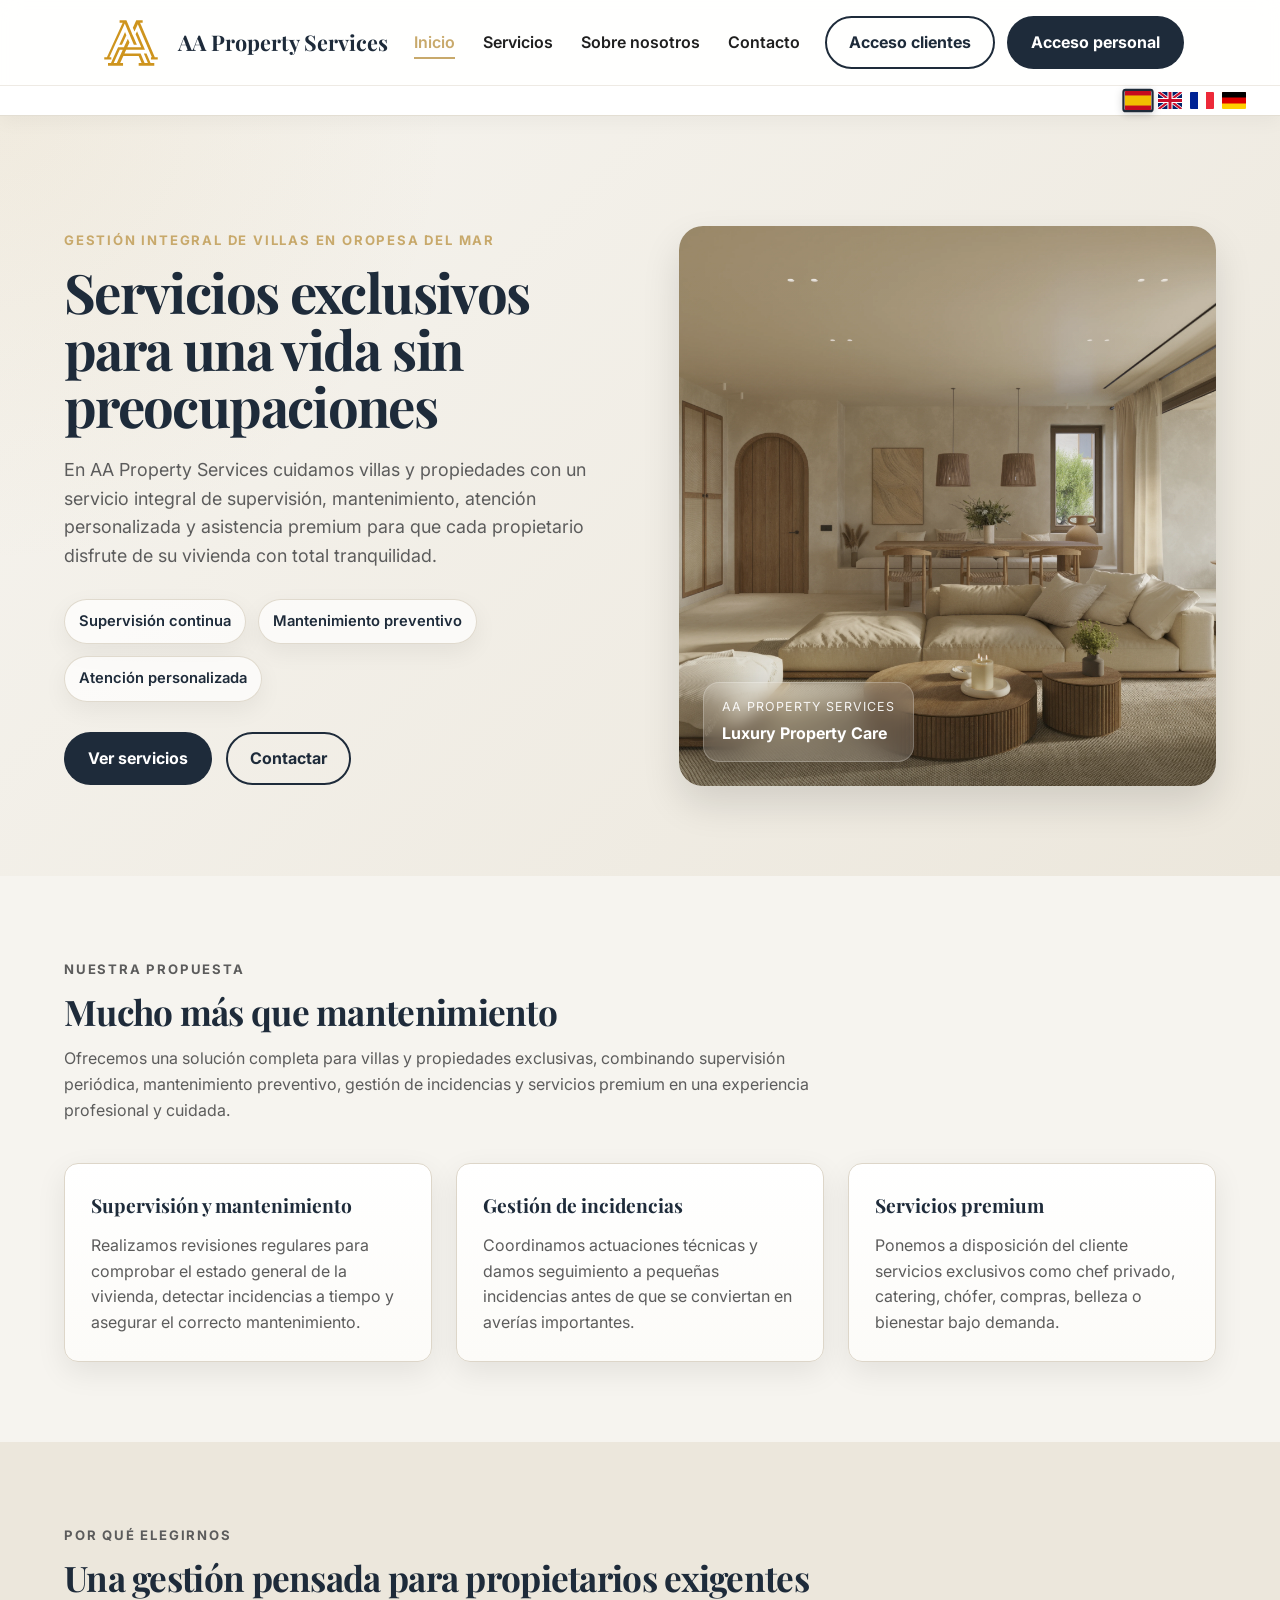
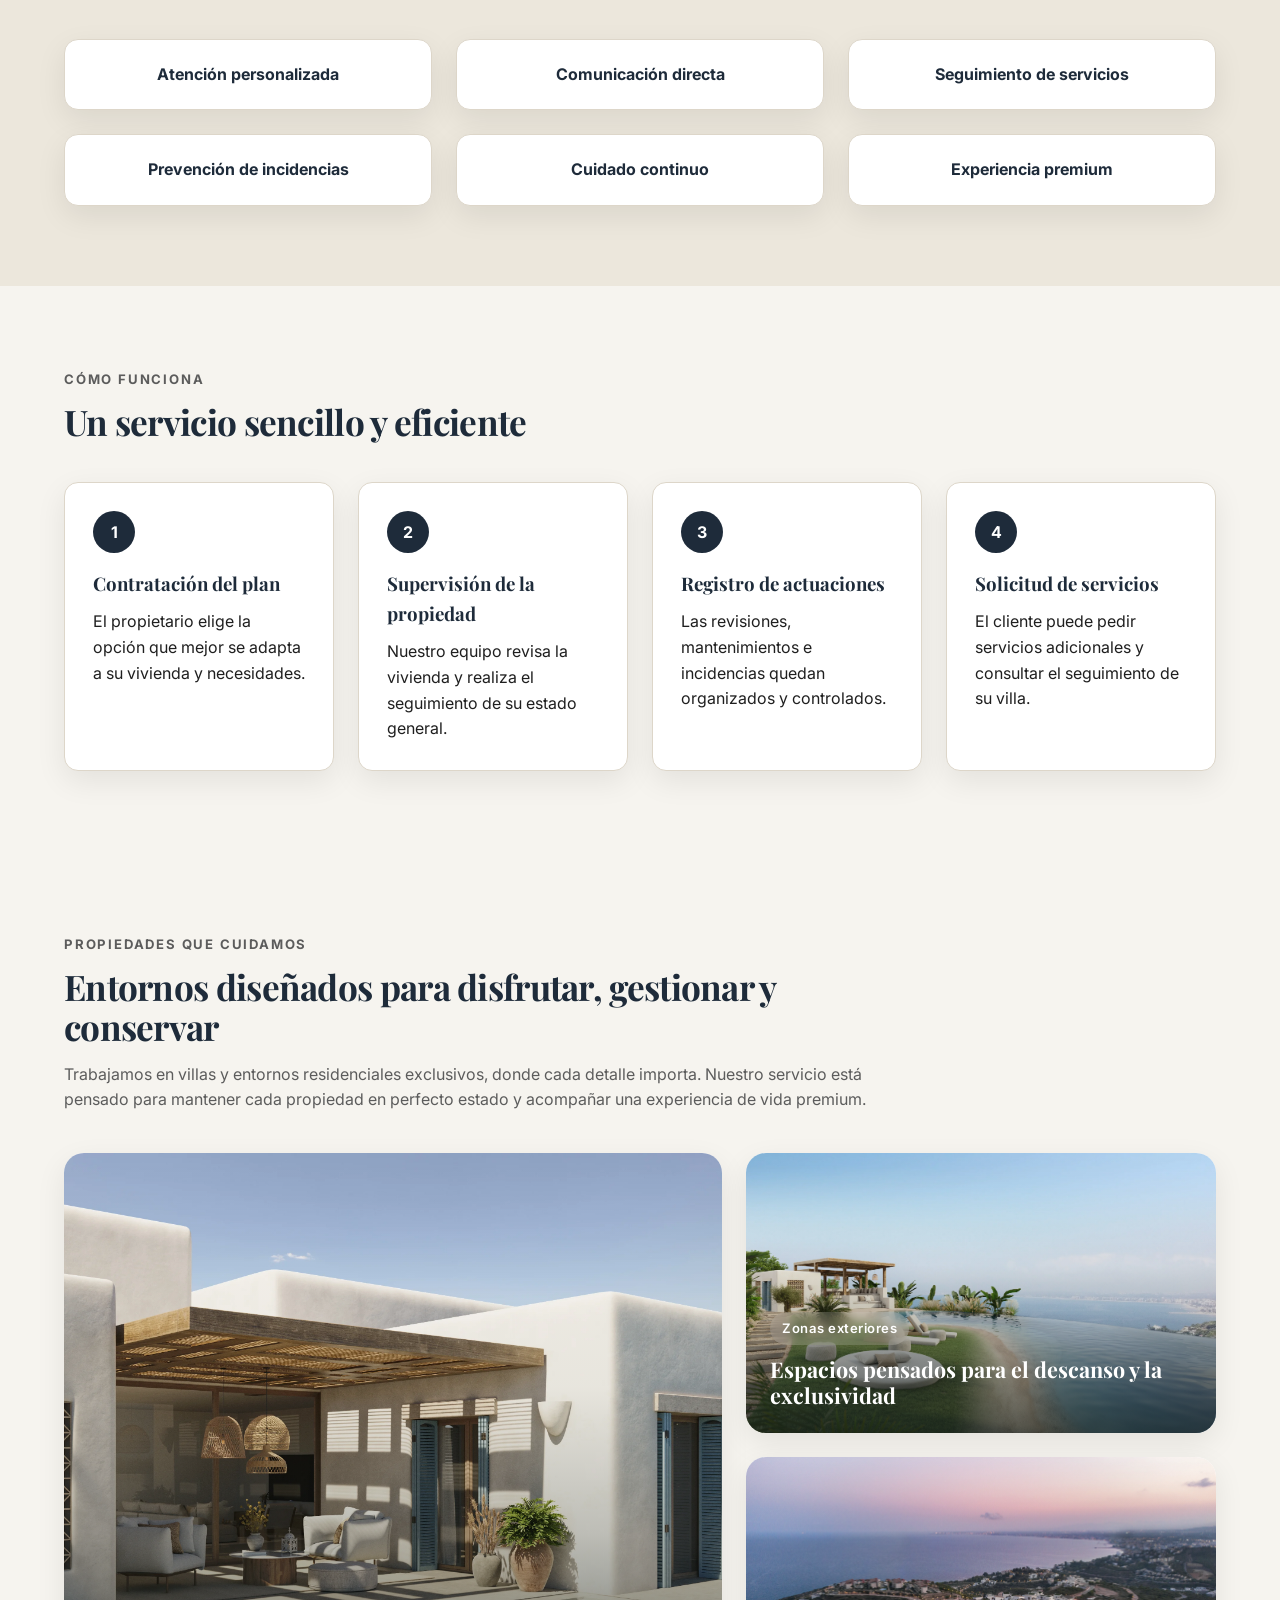
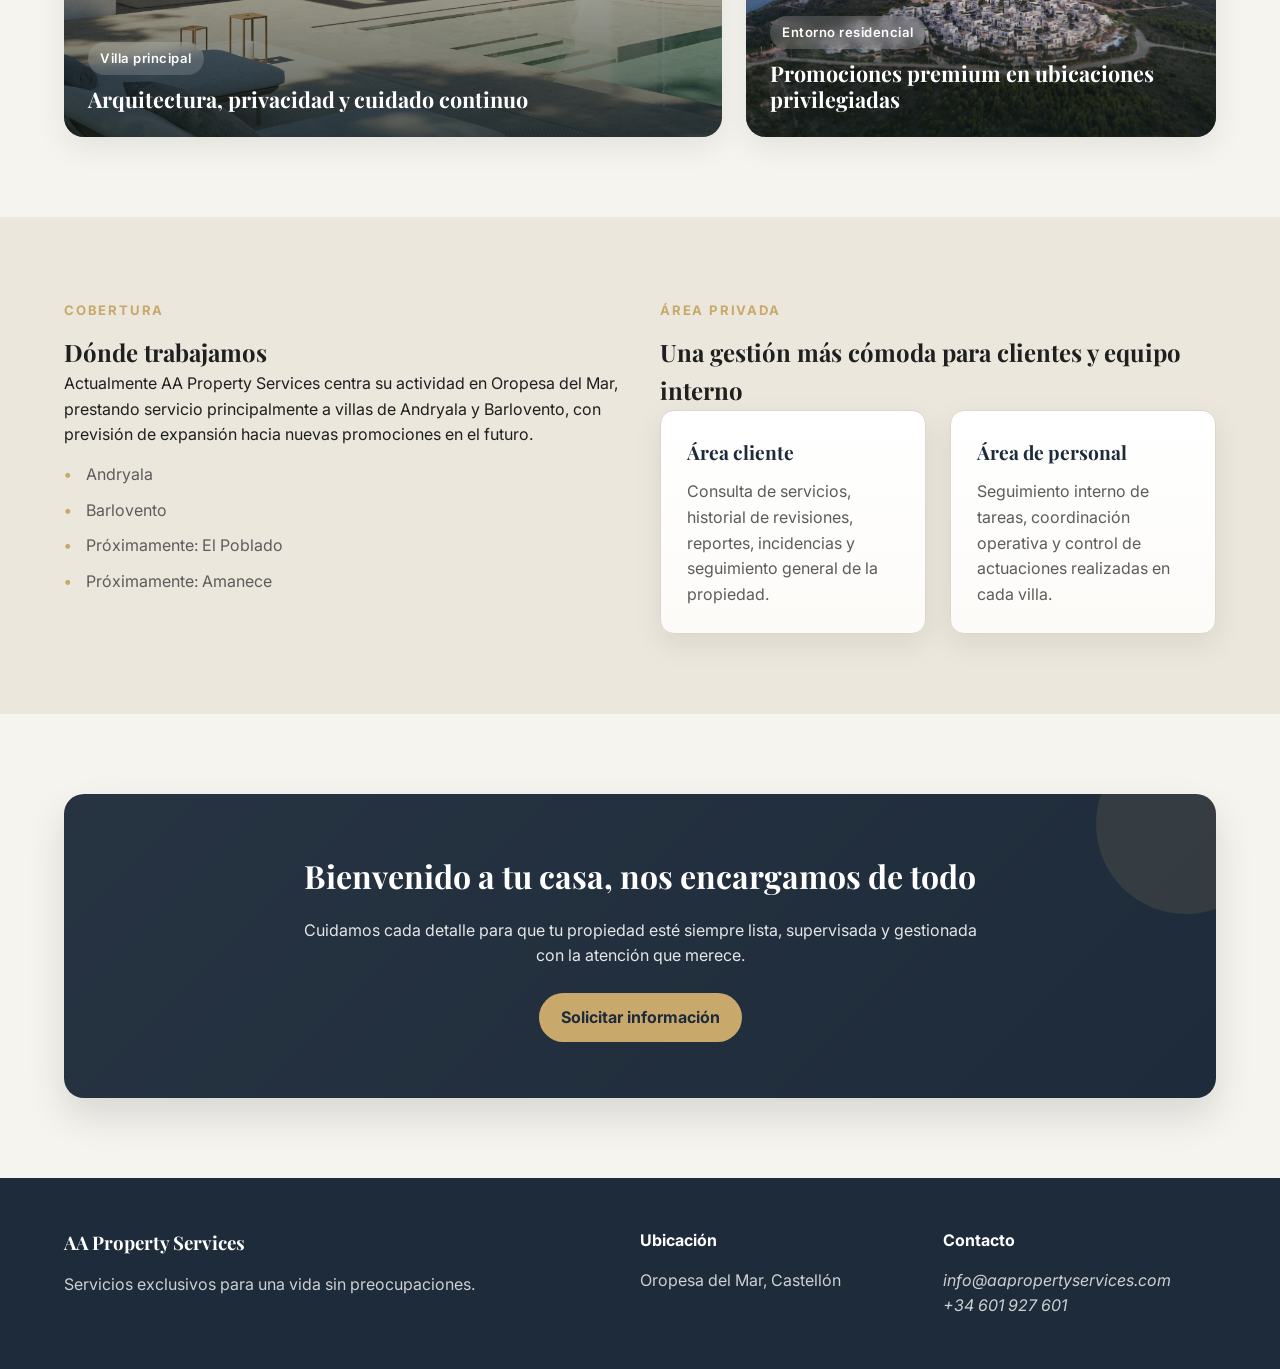
<file: index.html>
<!DOCTYPE html>
<html lang="es">
<head>
  <meta charset="UTF-8">
  <meta name="viewport" content="width=device-width, initial-scale=1.0">

  <!-- SEO -->
  <title>Gestión de villas en Oropesa del Mar | AA Property Services</title>
  <meta name="description" content="Servicios exclusivos de gestión, supervisión y mantenimiento de villas en Oropesa del Mar. Cuidamos tu propiedad con atención personalizada y experiencia premium.">

  <!-- Open Graph -->
  <meta property="og:type" content="website">
  <meta property="og:title" content="Gestión de villas en Oropesa del Mar | AA Property Services">
  <meta property="og:description" content="Servicios exclusivos de gestión, supervisión y mantenimiento de villas en Oropesa del Mar. Cuidamos tu propiedad con atención personalizada.">
  <meta property="og:image" content="assets/img/og-image.jpg">
  <meta property="og:url" content="https://www.aapropertyservices.com/">
  <meta property="og:locale" content="es_ES">
  <meta property="og:site_name" content="AA Property Services">

  <!-- Twitter Card -->
  <meta name="twitter:card" content="summary_large_image">
  <meta name="twitter:title" content="Gestión de villas en Oropesa del Mar | AA Property Services">
  <meta name="twitter:description" content="Servicios exclusivos de gestión, supervisión y mantenimiento de villas en Oropesa del Mar.">
  <meta name="twitter:image" content="assets/img/og-image.jpg">

  <!-- Favicon -->
  <link rel="icon" type="image/png" href="assets/img/favicon.png">
  <link rel="icon" type="image/svg+xml" href="assets/img/favicon.svg">
  <link rel="apple-touch-icon" href="assets/img/apple-touch-icon.png">

  <!-- CSS -->
  <link rel="stylesheet" href="css/styles.css">

  <!-- Google Fonts -->
  <link rel="preconnect" href="https://fonts.googleapis.com">
  <link rel="preconnect" href="https://fonts.gstatic.com" crossorigin>
  <link href="https://fonts.googleapis.com/css2?family=Inter:wght@300;400;500;600&family=Playfair+Display:wght@500;600&display=swap" rel="stylesheet">
</head>
<body>

  <header class="site-header">
    <div class="container nav-container">

      <div class="nav-left">
        <a href="index.html" class="logo">
          <img src="assets/img/AAP-S.svg" alt="Logo AA Property Services" width="40" height="40">
        </a>
        <a href="index.html" class="brand">AA Property Services</a>
      </div>

      <button class="menu-toggle" aria-label="Abrir menú" aria-expanded="false">
        <span></span>
        <span></span>
        <span></span>
      </button>

      <nav class="main-nav" aria-label="Navegación principal">
        <ul>
          <li><a href="index.html" class="active" aria-current="page" data-i18n="nav.inicio">Inicio</a></li>
          <li><a href="servicios.html" data-i18n="nav.servicios">Servicios</a></li>
          <li><a href="sobre-nosotros.html" data-i18n="nav.sobre">Sobre nosotros</a></li>
          <li><a href="contacto.html" data-i18n="nav.contacto">Contacto</a></li>
        </ul>
      </nav>

      <div class="nav-buttons">
        <a href="login-clientes.html" class="btn btn-outline" data-i18n="nav.clientes">Acceso clientes</a>
        <a href="login-personal.html" class="btn btn-primary" data-i18n="nav.personal">Acceso personal</a>
      </div>

    </div>

    <!-- BARRA DE IDIOMAS -->
    <div class="lang-bar">
      <div class="lang-switcher" role="group" aria-label="Seleccionar idioma">

        <!-- 🇪🇸 España -->
        <button class="lang-btn active" data-lang="es" aria-pressed="true" aria-label="Español" onclick="setLang('es')">
          <svg viewBox="0 0 28 21" width="28" height="21" xmlns="http://www.w3.org/2000/svg">
            <rect width="28" height="21" fill="#c60b1e"/>
            <rect y="5.25" width="28" height="10.5" fill="#f1bf00"/>
          </svg>
        </button>

        <!-- 🇬🇧 Reino Unido -->
        <button class="lang-btn" data-lang="en" aria-pressed="false" aria-label="English" onclick="setLang('en')">
          <svg viewBox="0 0 28 21" width="28" height="21" xmlns="http://www.w3.org/2000/svg">
            <rect width="28" height="21" fill="#012169"/>
            <path d="M0,0 L28,21 M28,0 L0,21" stroke="#fff" stroke-width="4"/>
            <path d="M0,0 L28,21 M28,0 L0,21" stroke="#c8102e" stroke-width="2.5"/>
            <path d="M14,0 V21 M0,10.5 H28" stroke="#fff" stroke-width="6"/>
            <path d="M14,0 V21 M0,10.5 H28" stroke="#c8102e" stroke-width="3.5"/>
          </svg>
        </button>

        <!-- 🇫🇷 Francia -->
        <button class="lang-btn" data-lang="fr" aria-pressed="false" aria-label="Français" onclick="setLang('fr')">
          <svg viewBox="0 0 28 21" width="28" height="21" xmlns="http://www.w3.org/2000/svg">
            <rect width="28" height="21" fill="#ed2939"/>
            <rect width="18.67" height="21" fill="#fff"/>
            <rect width="9.33" height="21" fill="#002395"/>
          </svg>
        </button>

        <!-- 🇩🇪 Alemania -->
        <button class="lang-btn" data-lang="de" aria-pressed="false" aria-label="Deutsch" onclick="setLang('de')">
          <svg viewBox="0 0 28 21" width="28" height="21" xmlns="http://www.w3.org/2000/svg">
            <rect width="28" height="21" fill="#ffce00"/>
            <rect width="28" height="14" fill="#d00"/>
            <rect width="28" height="7" fill="#000"/>
          </svg>
        </button>

      </div>
    </div>
  </header>

  <main>

    <!-- HERO -->
    <section class="hero hero-pro" aria-labelledby="hero-heading">
      <div class="container hero-content hero-content-pro">
        <div class="hero-text hero-text-pro">
          <p class="eyebrow" data-i18n="hero.eyebrow">Gestión integral de villas en Oropesa del Mar</p>
          <h1 id="hero-heading" data-i18n="hero.h1">Servicios exclusivos para una vida sin preocupaciones</h1>
          <p class="hero-lead" data-i18n="hero.lead">
            En AA Property Services cuidamos villas y propiedades con un servicio integral de
            supervisión, mantenimiento, atención personalizada y asistencia premium para que cada
            propietario disfrute de su vivienda con total tranquilidad.
          </p>

          <div class="hero-points" aria-label="Puntos clave del servicio">
            <span data-i18n="hero.punto1">Supervisión continua</span>
            <span data-i18n="hero.punto2">Mantenimiento preventivo</span>
            <span data-i18n="hero.punto3">Atención personalizada</span>
          </div>

          <div class="hero-buttons">
            <a href="servicios.html" class="btn btn-primary" data-i18n="hero.cta1">Ver servicios</a>
            <a href="contacto.html"  class="btn btn-outline"  data-i18n="hero.cta2">Contactar</a>
          </div>
        </div>

        <div class="hero-media">
          <div class="hero-image-card">
            <img
              src="assets/img/poblado-interior-t1.webp"
              alt="Interior de villa de lujo en Oropesa del Mar"
              data-i18n-alt="hero.img.alt"
              fetchpriority="high"
            >
            <div class="hero-image-badge">
              <span>AA Property Services</span>
              <strong>Luxury Property Care</strong>
            </div>
          </div>
        </div>
      </div>
    </section>

    <!-- PROPUESTA DE VALOR -->
    <section class="section" aria-labelledby="propuesta-heading">
      <div class="container">
        <div class="section-heading">
          <p class="eyebrow" data-i18n="propuesta.eyebrow">Nuestra propuesta</p>
          <h2 id="propuesta-heading" data-i18n="propuesta.h2">Mucho más que mantenimiento</h2>
          <p data-i18n="propuesta.desc">
            Ofrecemos una solución completa para villas y propiedades exclusivas, combinando
            supervisión periódica, mantenimiento preventivo, gestión de incidencias y servicios
            premium en una experiencia profesional y cuidada.
          </p>
        </div>

        <div class="cards-3">
          <article class="card">
            <h3 data-i18n="propuesta.c1.h3">Supervisión y mantenimiento</h3>
            <p data-i18n="propuesta.c1.p">
              Realizamos revisiones regulares para comprobar el estado general de la vivienda,
              detectar incidencias a tiempo y asegurar el correcto mantenimiento.
            </p>
          </article>

          <article class="card">
            <h3 data-i18n="propuesta.c2.h3">Gestión de incidencias</h3>
            <p data-i18n="propuesta.c2.p">
              Coordinamos actuaciones técnicas y damos seguimiento a pequeñas incidencias antes
              de que se conviertan en averías importantes.
            </p>
          </article>

          <article class="card">
            <h3 data-i18n="propuesta.c3.h3">Servicios premium</h3>
            <p data-i18n="propuesta.c3.p">
              Ponemos a disposición del cliente servicios exclusivos como chef privado, catering,
              chófer, compras, belleza o bienestar bajo demanda.
            </p>
          </article>
        </div>
      </div>
    </section>

    <!-- POR QUÉ ELEGIRNOS -->
    <section class="section section-alt" aria-labelledby="elegirnos-heading">
      <div class="container">
        <div class="section-heading">
          <p class="eyebrow" data-i18n="elegirnos.eyebrow">Por qué elegirnos</p>
          <h2 id="elegirnos-heading" data-i18n="elegirnos.h2">Una gestión pensada para propietarios exigentes</h2>
        </div>

        <div class="features-grid">
          <div class="feature-box" data-i18n="elegirnos.f1">Atención personalizada</div>
          <div class="feature-box" data-i18n="elegirnos.f2">Comunicación directa</div>
          <div class="feature-box" data-i18n="elegirnos.f3">Seguimiento de servicios</div>
          <div class="feature-box" data-i18n="elegirnos.f4">Prevención de incidencias</div>
          <div class="feature-box" data-i18n="elegirnos.f5">Cuidado continuo</div>
          <div class="feature-box" data-i18n="elegirnos.f6">Experiencia premium</div>
        </div>
      </div>
    </section>

    <!-- CÓMO FUNCIONA -->
    <section class="section" aria-labelledby="como-funciona-heading">
      <div class="container">
        <div class="section-heading">
          <p class="eyebrow" data-i18n="como.eyebrow">Cómo funciona</p>
          <h2 id="como-funciona-heading" data-i18n="como.h2">Un servicio sencillo y eficiente</h2>
        </div>

        <div class="steps">
          <article class="step">
            <span class="step-number" aria-hidden="true">1</span>
            <h3 data-i18n="como.s1.h3">Contratación del plan</h3>
            <p data-i18n="como.s1.p">El propietario elige la opción que mejor se adapta a su vivienda y necesidades.</p>
          </article>

          <article class="step">
            <span class="step-number" aria-hidden="true">2</span>
            <h3 data-i18n="como.s2.h3">Supervisión de la propiedad</h3>
            <p data-i18n="como.s2.p">Nuestro equipo revisa la vivienda y realiza el seguimiento de su estado general.</p>
          </article>

          <article class="step">
            <span class="step-number" aria-hidden="true">3</span>
            <h3 data-i18n="como.s3.h3">Registro de actuaciones</h3>
            <p data-i18n="como.s3.p">Las revisiones, mantenimientos e incidencias quedan organizados y controlados.</p>
          </article>

          <article class="step">
            <span class="step-number" aria-hidden="true">4</span>
            <h3 data-i18n="como.s4.h3">Solicitud de servicios</h3>
            <p data-i18n="como.s4.p">El cliente puede pedir servicios adicionales y consultar el seguimiento de su villa.</p>
          </article>
        </div>
      </div>
    </section>

    <!-- GALERÍA -->
    <section class="section gallery-section" aria-labelledby="galeria-heading">
      <div class="container">
        <div class="section-heading">
          <p class="eyebrow" data-i18n="galeria.eyebrow">Propiedades que cuidamos</p>
          <h2 id="galeria-heading" data-i18n="galeria.h2">Entornos diseñados para disfrutar, gestionar y conservar</h2>
          <p data-i18n="galeria.desc">
            Trabajamos en villas y entornos residenciales exclusivos, donde cada detalle importa.
            Nuestro servicio está pensado para mantener cada propiedad en perfecto estado y
            acompañar una experiencia de vida premium.
          </p>
        </div>

        <div class="gallery-layout">
          <article class="gallery-card gallery-card-large">
            <img
              src="assets/img/poblado-vista-villa.webp"
              alt="Vista exterior de villa de lujo en Oropesa del Mar"
              data-i18n-alt="galeria.img1.alt"
              width="800"
              height="600"
              loading="lazy"
            >
            <div class="gallery-overlay">
              <span class="gallery-tag" data-i18n="galeria.tag1">Villa principal</span>
              <h3 data-i18n="galeria.g1.h3">Arquitectura, privacidad y cuidado continuo</h3>
            </div>
          </article>

          <article class="gallery-card">
            <img
              src="assets/img/piscina-cesped.webp"
              alt="Piscina infinity con vistas al mar"
              data-i18n-alt="galeria.img2.alt"
              width="600"
              height="400"
              loading="lazy"
            >
            <div class="gallery-overlay">
              <span class="gallery-tag" data-i18n="galeria.tag2">Zonas exteriores</span>
              <h3 data-i18n="galeria.g2.h3">Espacios pensados para el descanso y la exclusividad</h3>
            </div>
          </article>

          <article class="gallery-card">
            <img
              src="assets/img/poblado-exterior-vista.webp"
              alt="Vista aérea de urbanización exclusiva en Oropesa del Mar"
              data-i18n-alt="galeria.img3.alt"
              width="600"
              height="400"
              loading="lazy"
            >
            <div class="gallery-overlay">
              <span class="gallery-tag" data-i18n="galeria.tag3">Entorno residencial</span>
              <h3 data-i18n="galeria.g3.h3">Promociones premium en ubicaciones privilegiadas</h3>
            </div>
          </article>
        </div>
      </div>
    </section>

    <!-- COBERTURA + ÁREA PRIVADA -->
    <section class="section section-alt" aria-labelledby="cobertura-heading">
      <div class="container two-columns">
        <div>
          <p class="eyebrow" data-i18n="cobertura.eyebrow">Cobertura</p>
          <h2 id="cobertura-heading" data-i18n="cobertura.h2">Dónde trabajamos</h2>
          <p data-i18n="cobertura.p">
            Actualmente AA Property Services centra su actividad en Oropesa del Mar, prestando
            servicio principalmente a villas de Andryala y Barlovento, con previsión de expansión
            hacia nuevas promociones en el futuro.
          </p>
          <ul class="custom-list">
            <li>Andryala</li>
            <li>Barlovento</li>
            <li>Próximamente: El Poblado</li>
            <li>Próximamente: Amanece</li>
          </ul>
        </div>

        <div>
          <p class="eyebrow" data-i18n="area.eyebrow">Área privada</p>
          <h2 data-i18n="area.h2">Una gestión más cómoda para clientes y equipo interno</h2>
          <div class="cards-2">
            <article class="card">
              <h3 data-i18n="area.c1.h3">Área cliente</h3>
              <p data-i18n="area.c1.p">
                Consulta de servicios, historial de revisiones, reportes, incidencias y
                seguimiento general de la propiedad.
              </p>
            </article>

            <article class="card">
              <h3 data-i18n="area.c2.h3">Área de personal</h3>
              <p data-i18n="area.c2.p">
                Seguimiento interno de tareas, coordinación operativa y control de actuaciones
                realizadas en cada villa.
              </p>
            </article>
          </div>
        </div>
      </div>
    </section>

    <!-- CTA FINAL -->
    <section class="cta" aria-labelledby="cta-heading">
      <div class="container cta-box">
        <h2 id="cta-heading" data-i18n="cta.index.h2">Welcome Home, we take care of everything</h2>
        <p data-i18n="cta.index.p">
          Cuidamos cada detalle para que tu propiedad esté siempre lista, supervisada y gestionada
          con la atención que merece.
        </p>
        <a href="contacto.html" class="btn btn-primary" data-i18n="cta.index.btn">Solicitar información</a>
      </div>
    </section>

  </main>

  <footer class="site-footer">
    <div class="container footer-grid">
      <div>
        <h3>AA Property Services</h3>
        <p data-i18n="footer.tagline">Servicios exclusivos para una vida sin preocupaciones.</p>
      </div>

      <div>
        <h4 data-i18n="footer.ubicacion">Ubicación</h4>
        <p data-i18n="footer.ciudad">Oropesa del Mar, Castellón</p>
      </div>

      <div>
        <h4 data-i18n="footer.contacto">Contacto</h4>
        <address>
          <p><a href="mailto:info@aapropertyservices.com">info@aapropertyservices.com</a></p>
          <p><a href="tel:+34601927601">+34 601 927 601</a></p>
        </address>
      </div>
    </div>
  </footer>

  <script src="js/menu.js"></script>
  <script src="js/i18n.js"></script>

</body>
</html>
</file>
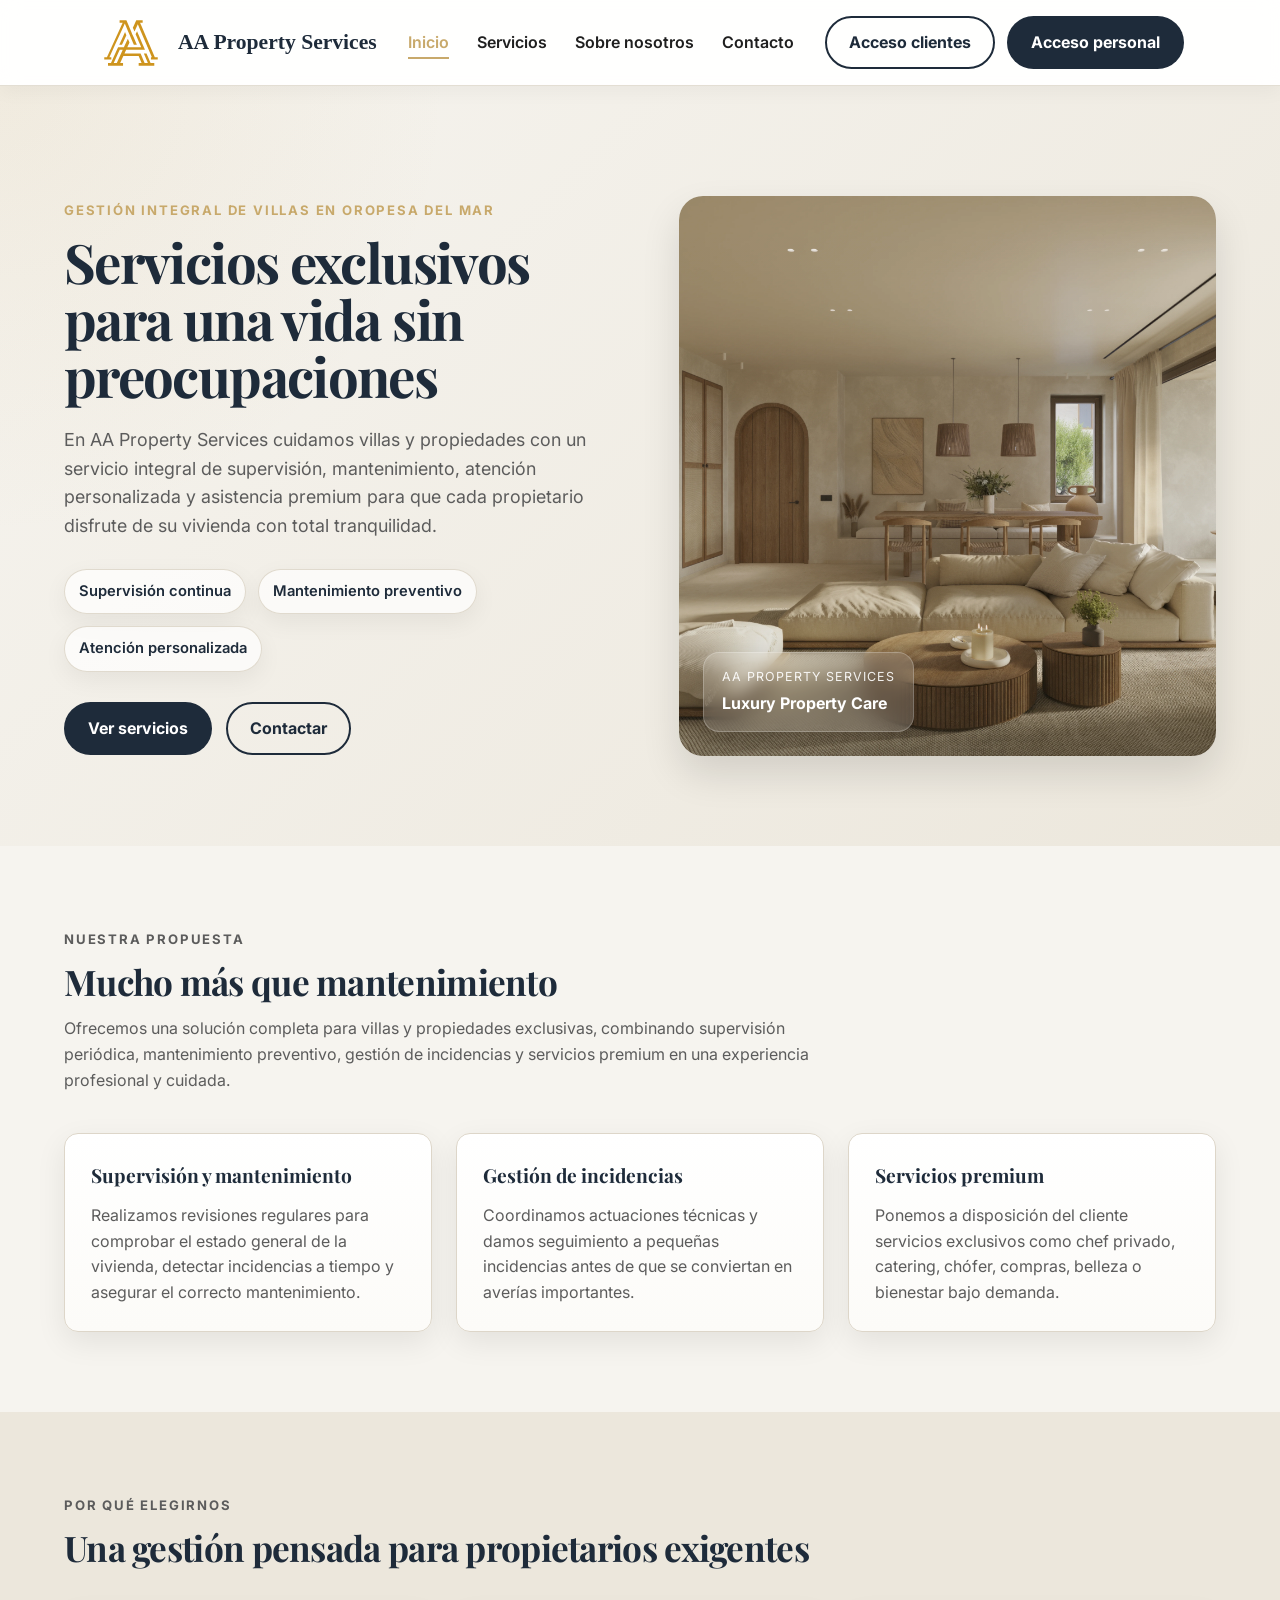
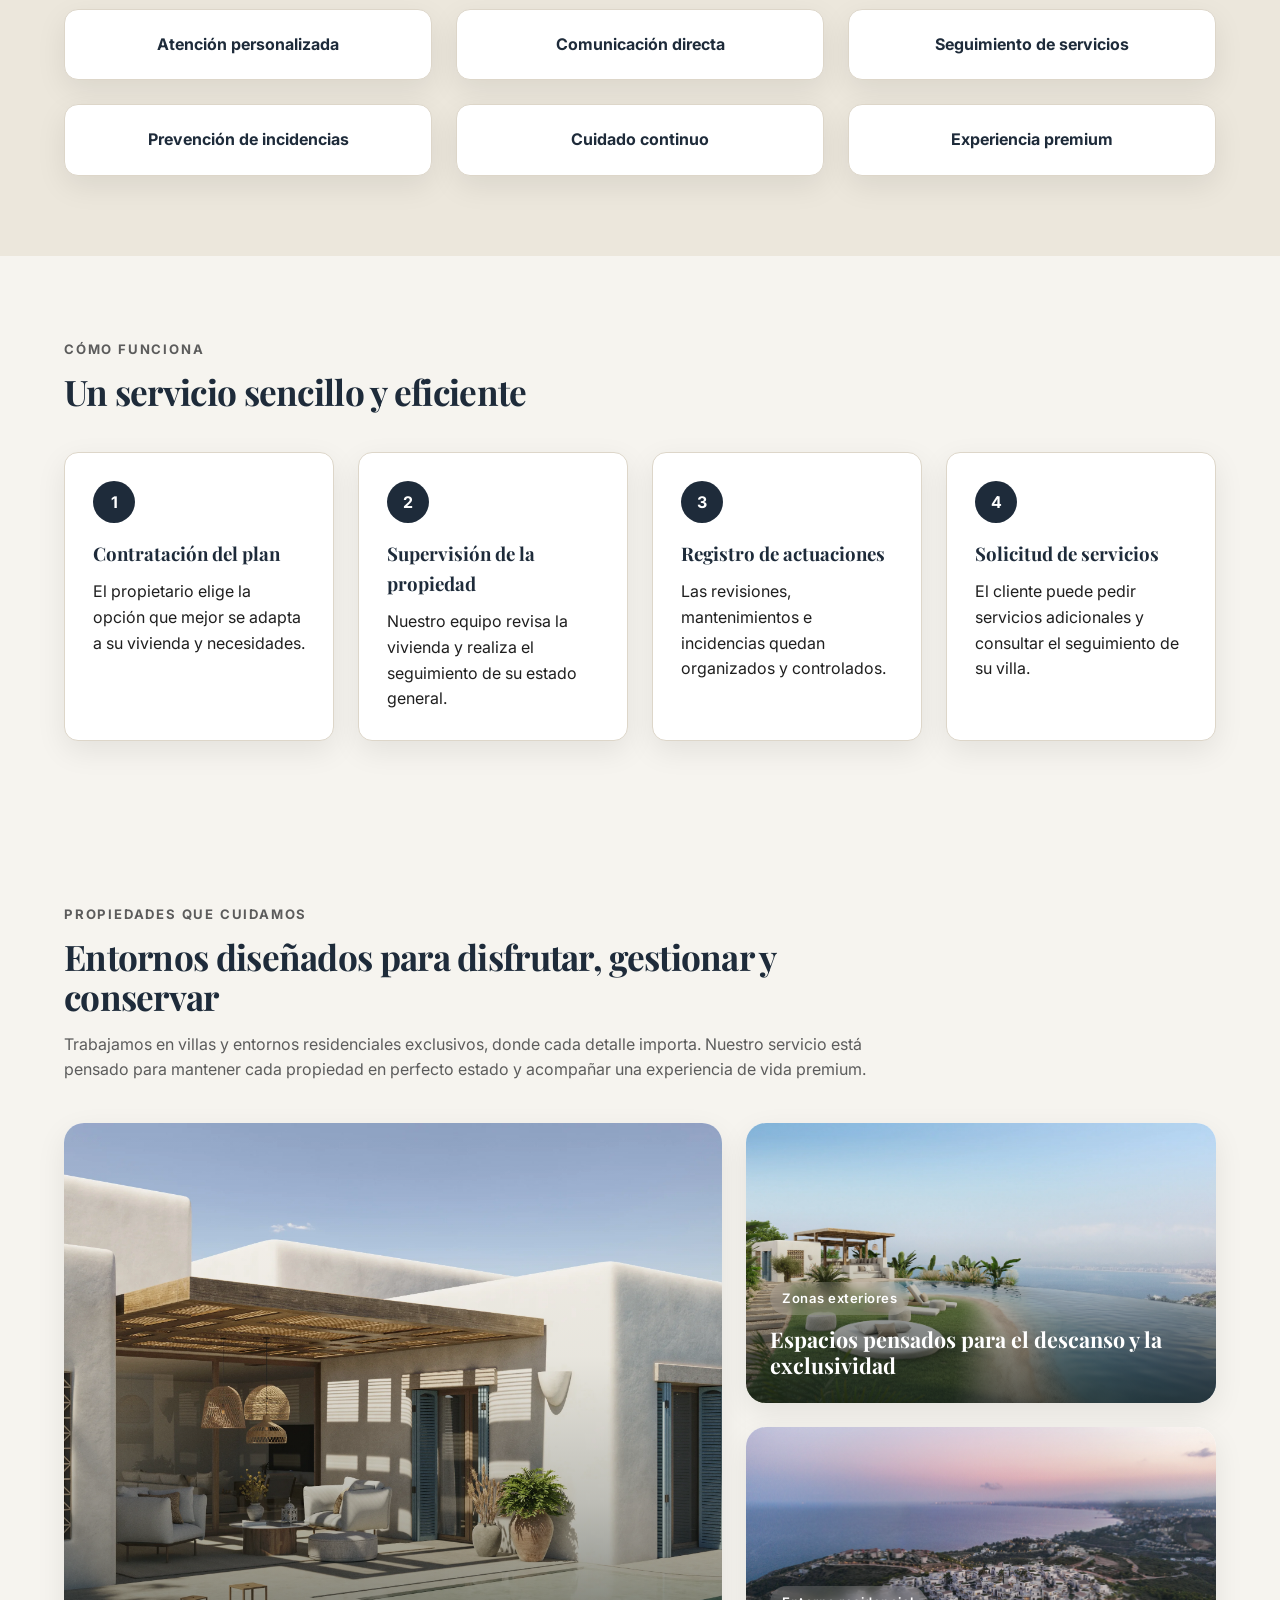
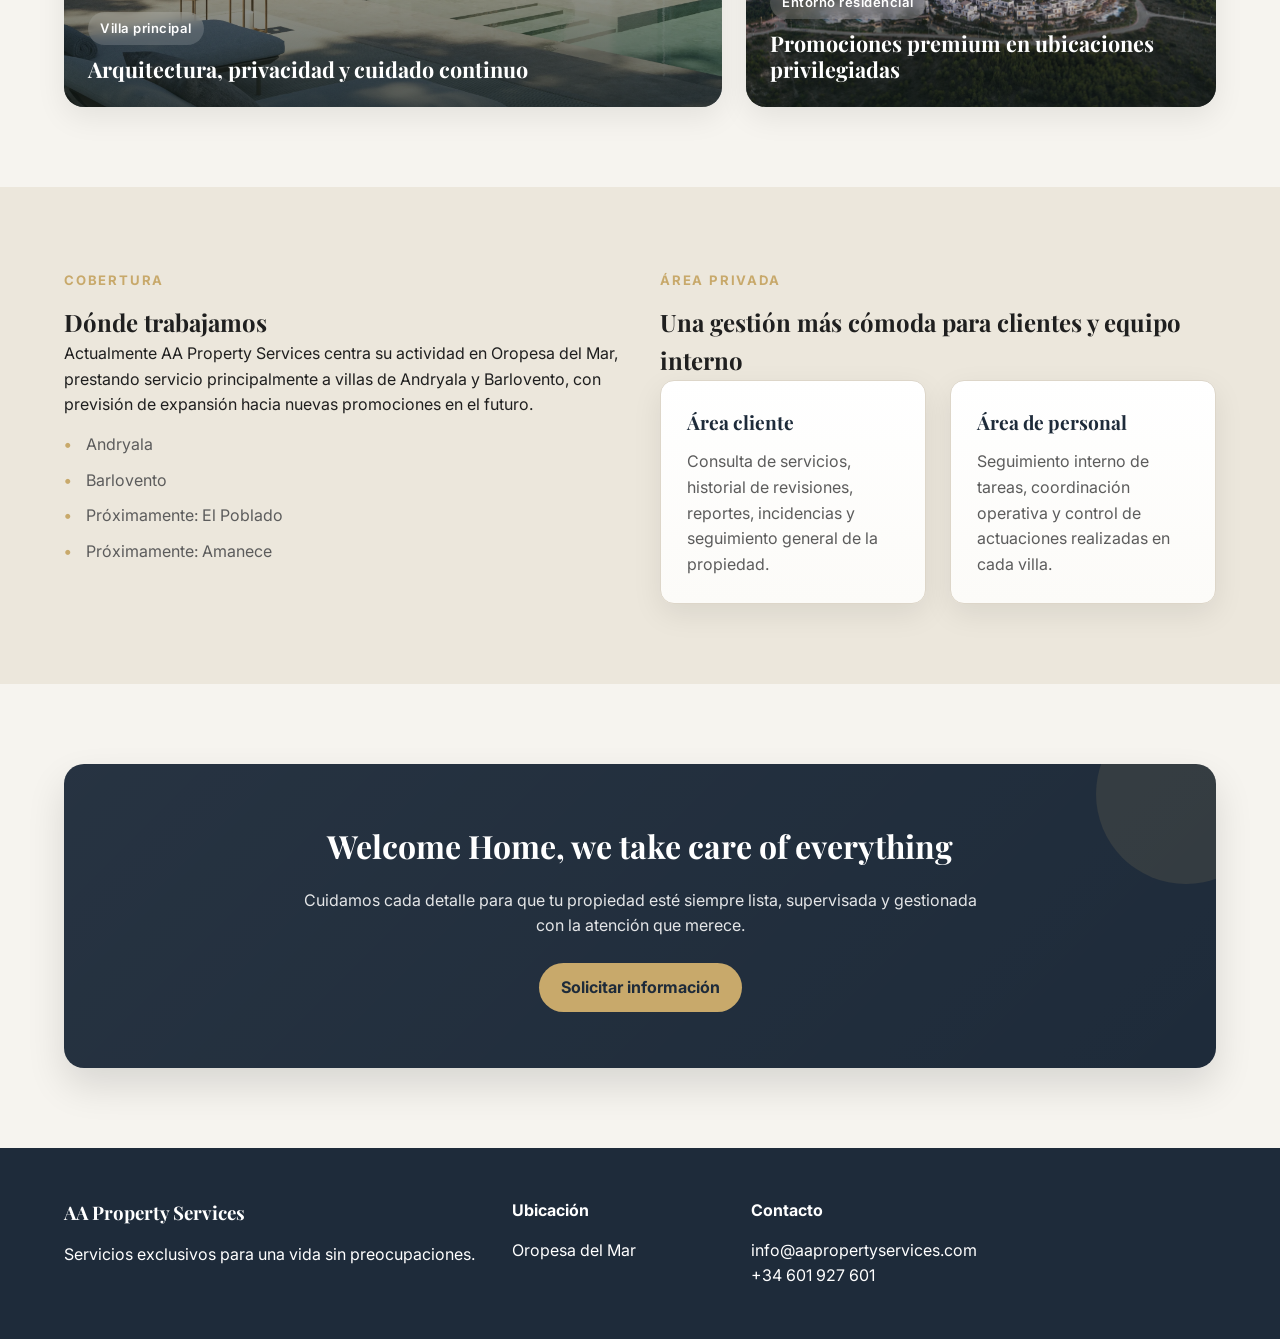
<file: lenguaje de marcas/web/index.html>
<!DOCTYPE html>
<html lang="es">
<head>
  <meta charset="UTF-8">
  <meta name="viewport" content="width=device-width, initial-scale=1.0">
  <title>AA Property Services | Inicio</title>
  <link rel="stylesheet" href="css/styles.css">
  <link href="https://fonts.googleapis.com/css2?family=Inter:wght@300;400;500;600&family=Playfair+Display:wght@500;600&display=swap" rel="stylesheet">

</head>
<body>
  <header class="site-header">
  <div class="container nav-container">

    <div class="nav-left">
      <a href="index.html" class="logo">
        <img src="assets/img/AAP-S.svg" alt="Logo AA Property Services">
      </a>
      <a href="index.html" class="brand">AA Property Services</a>
    </div>

    <button class="menu-toggle" aria-label="Abrir menú" aria-expanded="false">
      <span></span>
      <span></span>
      <span></span>
    </button>

    <nav class="main-nav">
      <ul>
        <li><a href="index.html" class="active">Inicio</a></li>
        <li><a href="servicios.html">Servicios</a></li>
        <li><a href="sobre-nosotros.html">Sobre nosotros</a></li>
        <li><a href="contacto.html">Contacto</a></li>
      </ul>
    </nav>

    <div class="nav-buttons">
      <a href="login-clientes.html" class="btn btn-outline">Acceso clientes</a>
      <a href="login-personal.html" class="btn btn-primary">Acceso personal</a>
    </div>

  </div>
</header>

  <main>
    <section class="hero hero-pro">
  <div class="container hero-content hero-content-pro">
    <div class="hero-text hero-text-pro">
      <p class="eyebrow">Gestión integral de villas en Oropesa del Mar</p>
      <h1>Servicios exclusivos para una vida sin preocupaciones</h1>
      <p class="hero-lead">
        En AA Property Services cuidamos villas y propiedades con un servicio integral de
        supervisión, mantenimiento, atención personalizada y asistencia premium para que cada
        propietario disfrute de su vivienda con total tranquilidad.
      </p>

      <div class="hero-points">
        <span>Supervisión continua</span>
        <span>Mantenimiento preventivo</span>
        <span>Atención personalizada</span>
      </div>

      <div class="hero-buttons">
        <a href="servicios.html" class="btn btn-primary">Ver servicios</a>
        <a href="contacto.html" class="btn btn-outline">Contactar</a>
      </div>
    </div>

    <div class="hero-media">
      <div class="hero-image-card">
        <img src="assets/img/POBLADO INTERIOR_T1_PSS 02.webp" alt="Interior de villa de lujo">
        <div class="hero-image-badge">
          <span>AA Property Services</span>
          <strong>Luxury Property Care</strong>
        </div>
      </div>
    </div>
  </div>
</section>

    <section class="section">
      <div class="container">
        <div class="section-heading">
          <p class="eyebrow">Nuestra propuesta</p>
          <h2>Mucho más que mantenimiento</h2>
          <p>
            Ofrecemos una solución completa para villas y propiedades exclusivas, combinando
            supervisión periódica, mantenimiento preventivo, gestión de incidencias y servicios
            premium en una experiencia profesional y cuidada.
          </p>
        </div>

        <div class="cards-3">
          <article class="card">
            <h3>Supervisión y mantenimiento</h3>
            <p>
              Realizamos revisiones regulares para comprobar el estado general de la vivienda,
              detectar incidencias a tiempo y asegurar el correcto mantenimiento.
            </p>
          </article>

          <article class="card">
            <h3>Gestión de incidencias</h3>
            <p>
              Coordinamos actuaciones técnicas y damos seguimiento a pequeñas incidencias antes
              de que se conviertan en averías importantes.
            </p>
          </article>

          <article class="card">
            <h3>Servicios premium</h3>
            <p>
              Ponemos a disposición del cliente servicios exclusivos como chef privado, catering,
              chófer, compras, belleza o bienestar bajo demanda.
            </p>
          </article>
        </div>
      </div>
    </section>

    <section class="section section-alt">
      <div class="container">
        <div class="section-heading">
          <p class="eyebrow">Por qué elegirnos</p>
          <h2>Una gestión pensada para propietarios exigentes</h2>
        </div>

        <div class="features-grid">
          <div class="feature-box">Atención personalizada</div>
          <div class="feature-box">Comunicación directa</div>
          <div class="feature-box">Seguimiento de servicios</div>
          <div class="feature-box">Prevención de incidencias</div>
          <div class="feature-box">Cuidado continuo</div>
          <div class="feature-box">Experiencia premium</div>
        </div>
      </div>
    </section>

    <section class="section">
      <div class="container">
        <div class="section-heading">
          <p class="eyebrow">Cómo funciona</p>
          <h2>Un servicio sencillo y eficiente</h2>
        </div>

        <div class="steps">
          <article class="step">
            <span class="step-number">1</span>
            <h3>Contratación del plan</h3>
            <p>El propietario elige la opción que mejor se adapta a su vivienda y necesidades.</p>
          </article>

          <article class="step">
            <span class="step-number">2</span>
            <h3>Supervisión de la propiedad</h3>
            <p>Nuestro equipo revisa la vivienda y realiza el seguimiento de su estado general.</p>
          </article>

          <article class="step">
            <span class="step-number">3</span>
            <h3>Registro de actuaciones</h3>
            <p>Las revisiones, mantenimientos e incidencias quedan organizados y controlados.</p>
          </article>

          <article class="step">
            <span class="step-number">4</span>
            <h3>Solicitud de servicios</h3>
            <p>El cliente puede pedir servicios adicionales y consultar el seguimiento de su villa.</p>
          </article>
        </div>
      </div>
    </section>
    <section class="section gallery-section">
  <div class="container">
    <div class="section-heading">
      <p class="eyebrow">Propiedades que cuidamos</p>
      <h2>Entornos diseñados para disfrutar, gestionar y conservar</h2>
      <p>
        Trabajamos en villas y entornos residenciales exclusivos, donde cada detalle importa.
        Nuestro servicio está pensado para mantener cada propiedad en perfecto estado y
        acompañar una experiencia de vida premium.
      </p>
    </div>

    <div class="gallery-layout">
      <article class="gallery-card gallery-card-large">
        <img src="assets/img/POBLADO - VISTA VILLA.webp" alt="Vista exterior de villa">
        <div class="gallery-overlay">
          <span class="gallery-tag">Villa principal</span>
          <h3>Arquitectura, privacidad y cuidado continuo</h3>
        </div>
      </article>

      <article class="gallery-card">
        <img src="assets/img/POBLADO - PISCINA CÉSPED.webp" alt="Piscina infinity con vistas al mar">
        <div class="gallery-overlay">
          <span class="gallery-tag">Zonas exteriores</span>
          <h3>Espacios pensados para el descanso y la exclusividad</h3>
        </div>
      </article>

      <article class="gallery-card">
        <img src="assets/img/POBLADO EXTERIOR - Vista 07.webp" alt="Vista aérea de urbanización exclusiva">
        <div class="gallery-overlay">
          <span class="gallery-tag">Entorno residencial</span>
          <h3>Promociones premium en ubicaciones privilegiadas</h3>
        </div>
      </article>
    </div>
  </div>
</section>

    <section class="section section-alt">
      <div class="container two-columns">
        <div>
          <p class="eyebrow">Cobertura</p>
          <h2>Dónde trabajamos</h2>
          <p>
            Actualmente AA Property Services centra su actividad en Oropesa del Mar, prestando
            servicio principalmente a villas de Andryala y Barlovento, con previsión de expansión
            hacia nuevas promociones en el futuro.
          </p>
          <ul class="custom-list">
            <li>Andryala</li>
            <li>Barlovento</li>
            <li>Próximamente: El Poblado</li>
            <li>Próximamente: Amanece</li>
          </ul>
        </div>

        <div>
          <p class="eyebrow">Área privada</p>
          <h2>Una gestión más cómoda para clientes y equipo interno</h2>
          <div class="cards-2">
            <article class="card">
              <h3>Área cliente</h3>
              <p>
                Consulta de servicios, historial de revisiones, reportes, incidencias y
                seguimiento general de la propiedad.
              </p>
            </article>

            <article class="card">
              <h3>Área de personal</h3>
              <p>
                Seguimiento interno de tareas, coordinación operativa y control de actuaciones
                realizadas en cada villa.
              </p>
            </article>
          </div>
        </div>
      </div>
    </section>

    <section class="cta">
      <div class="container cta-box">
        <h2>Welcome Home, we take care of everything</h2>
        <p>
          Cuidamos cada detalle para que tu propiedad esté siempre lista, supervisada y gestionada
          con la atención que merece.
        </p>
        <a href="contacto.html" class="btn btn-primary">Solicitar información</a>
      </div>
    </section>
  </main>

  <footer class="site-footer">
    <div class="container footer-grid">
      <div>
        <h3>AA Property Services</h3>
        <p>Servicios exclusivos para una vida sin preocupaciones.</p>
      </div>

    

      <div>
        <h4>Ubicación</h4>
        <p>Oropesa del Mar</p>
      </div>

      <div>
        <h4>Contacto</h4>
        <p>info@aapropertyservices.com</p>
        <p>+34 601 927 601</p>
      </div>
    </div>
  </footer>

  <script src="js/menu.js"></script>

</body>
</html>
</file>
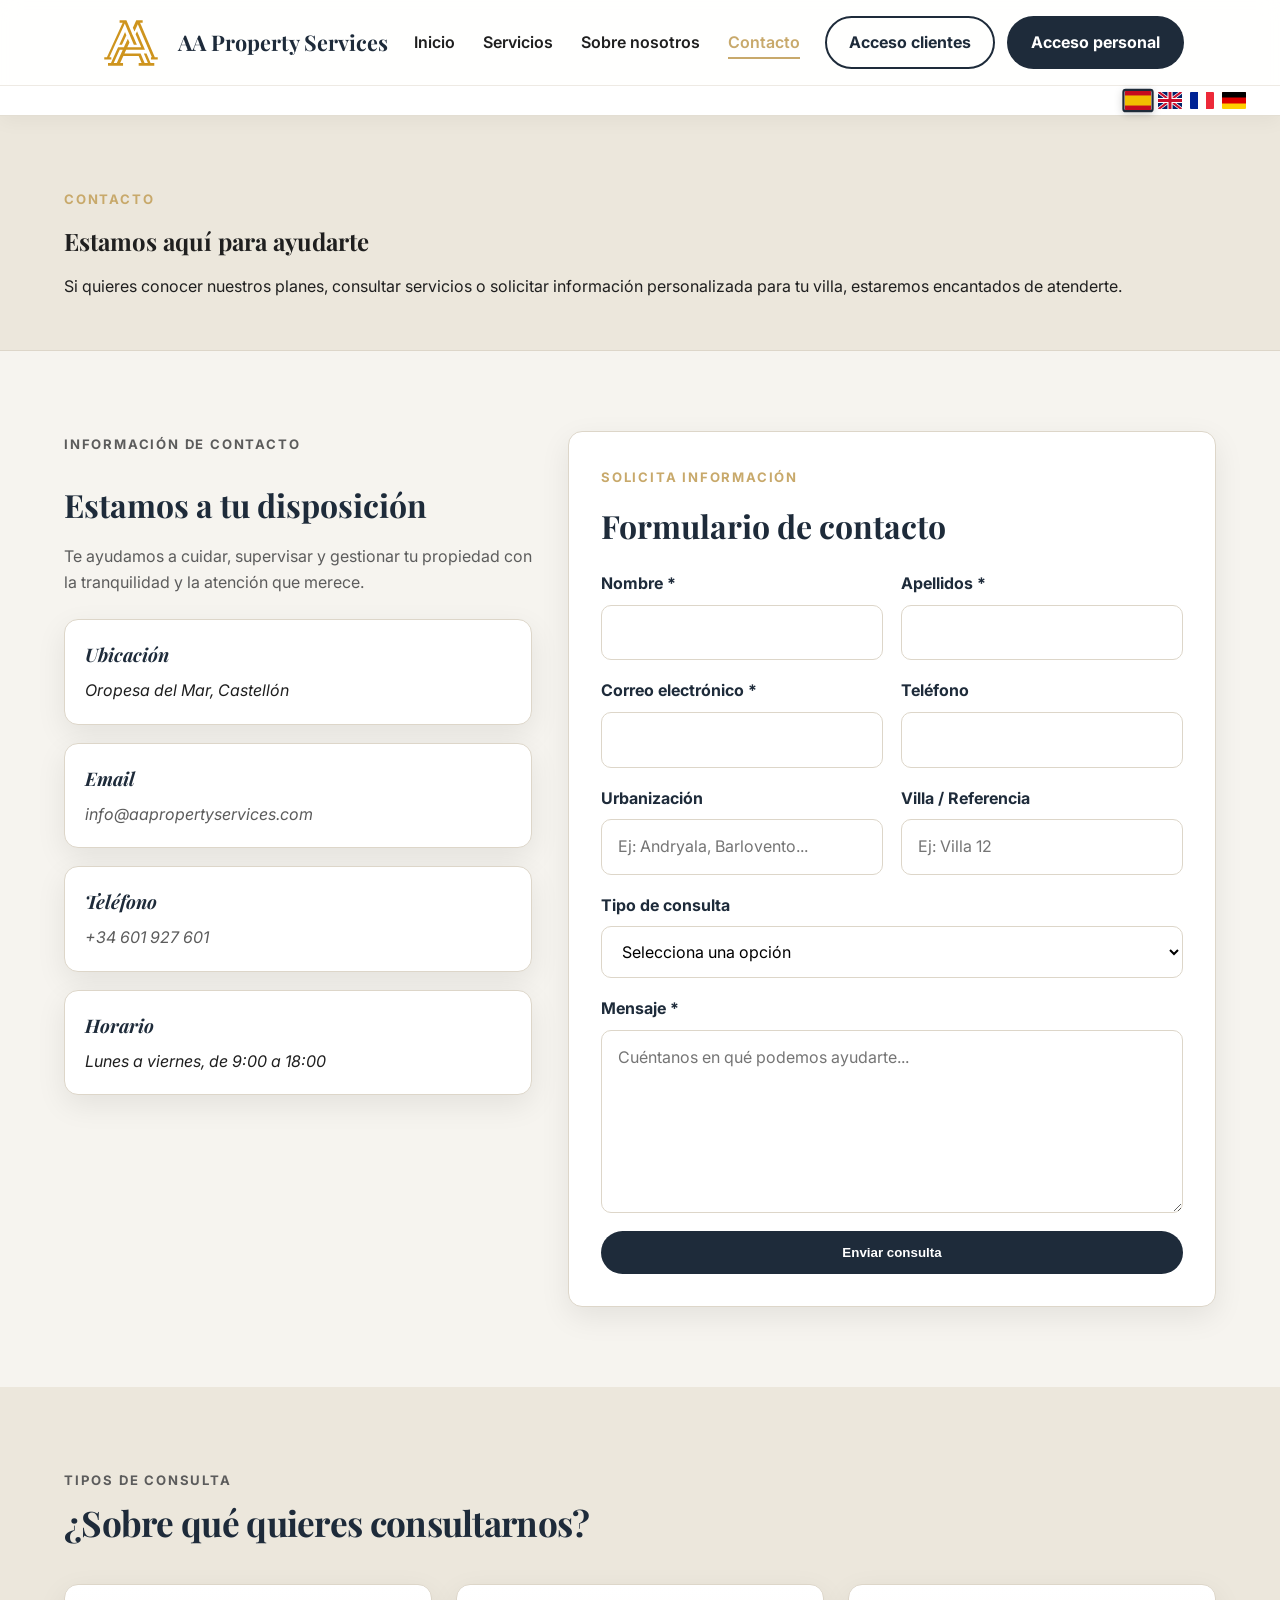
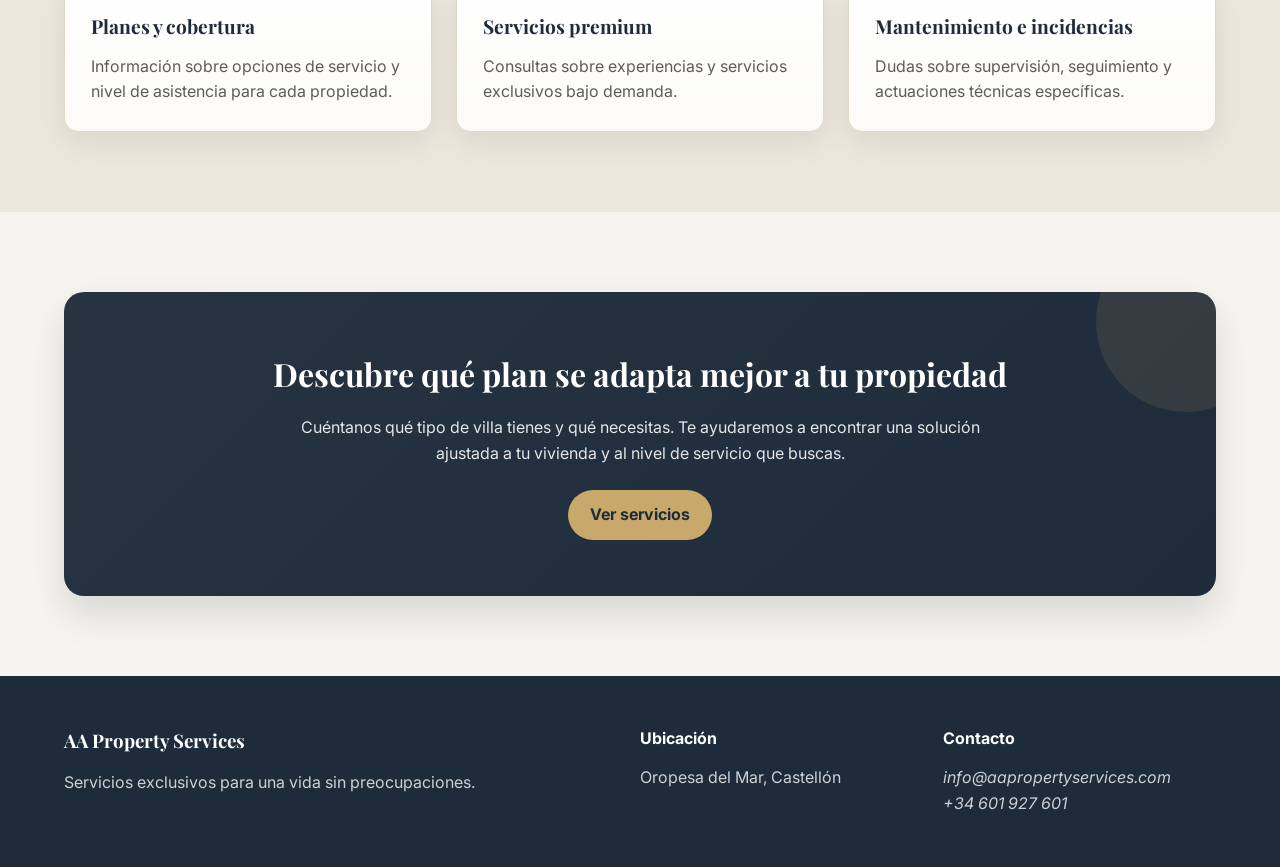
<file: contacto.html>
<!DOCTYPE html>
<html lang="es">
<head>
  <meta charset="UTF-8">
  <meta name="viewport" content="width=device-width, initial-scale=1.0">
  <title>Contacto | AA Property Services — Oropesa del Mar</title>
  <meta name="description" content="Contacta con AA Property Services para información sobre gestión, supervisión y mantenimiento de villas en Oropesa del Mar. Te respondemos en menos de 24 horas.">
  <meta property="og:type" content="website">
  <meta property="og:title" content="Contacto | AA Property Services">
  <meta property="og:description" content="Contacta con nosotros para información sobre gestión y mantenimiento de villas en Oropesa del Mar.">
  <meta property="og:image" content="assets/img/og-image.jpg">
  <meta property="og:url" content="https://www.aapropertyservices.com/contacto.html">
  <meta property="og:locale" content="es_ES">
  <meta property="og:site_name" content="AA Property Services">
  <meta name="twitter:card" content="summary_large_image">
  <meta name="twitter:title" content="Contacto | AA Property Services">
  <meta name="twitter:description" content="Contacta con nosotros para información sobre gestión y mantenimiento de villas en Oropesa del Mar.">
  <meta name="twitter:image" content="assets/img/og-image.jpg">
  <link rel="icon" type="image/png" href="assets/img/favicon.png">
  <link rel="icon" type="image/svg+xml" href="assets/img/favicon.svg">
  <link rel="apple-touch-icon" href="assets/img/apple-touch-icon.png">
  <link rel="stylesheet" href="css/styles.css">
  <link rel="preconnect" href="https://fonts.googleapis.com">
  <link rel="preconnect" href="https://fonts.gstatic.com" crossorigin>
  <link href="https://fonts.googleapis.com/css2?family=Inter:wght@300;400;500;600&family=Playfair+Display:wght@500;600&display=swap" rel="stylesheet">
</head>
<body>

  <header class="site-header">
    <div class="container nav-container">
      <div class="nav-left">
        <a href="index.html" class="logo">
          <img src="assets/img/AAP-S.svg" alt="Logo AA Property Services" width="40" height="40">
        </a>
        <a href="index.html" class="brand">AA Property Services</a>
      </div>
      <button class="menu-toggle" aria-label="Abrir menú" aria-expanded="false">
        <span></span><span></span><span></span>
      </button>
      <nav class="main-nav" aria-label="Navegación principal">
        <ul>
          <li><a href="index.html" data-i18n="nav.inicio">Inicio</a></li>
          <li><a href="servicios.html" data-i18n="nav.servicios">Servicios</a></li>
          <li><a href="sobre-nosotros.html" data-i18n="nav.sobre">Sobre nosotros</a></li>
          <li><a href="contacto.html" class="active" aria-current="page" data-i18n="nav.contacto">Contacto</a></li>
        </ul>
      </nav>
      <div class="nav-buttons">
        <a href="login-clientes.html" class="btn btn-outline" data-i18n="nav.clientes">Acceso clientes</a>
        <a href="login-personal.html" class="btn btn-primary" data-i18n="nav.personal">Acceso personal</a>
      </div>
    </div>
    <div class="lang-bar">
      <div class="lang-switcher" role="group" aria-label="Seleccionar idioma">
        <button class="lang-btn active" data-lang="es" aria-pressed="true" aria-label="Español" onclick="setLang('es')">
          <svg viewBox="0 0 28 21" width="28" height="21" xmlns="http://www.w3.org/2000/svg"><rect width="28" height="21" fill="#c60b1e"/><rect y="5.25" width="28" height="10.5" fill="#f1bf00"/></svg>
        </button>
        <button class="lang-btn" data-lang="en" aria-pressed="false" aria-label="English" onclick="setLang('en')">
          <svg viewBox="0 0 28 21" width="28" height="21" xmlns="http://www.w3.org/2000/svg"><rect width="28" height="21" fill="#012169"/><path d="M0,0 L28,21 M28,0 L0,21" stroke="#fff" stroke-width="4"/><path d="M0,0 L28,21 M28,0 L0,21" stroke="#c8102e" stroke-width="2.5"/><path d="M14,0 V21 M0,10.5 H28" stroke="#fff" stroke-width="6"/><path d="M14,0 V21 M0,10.5 H28" stroke="#c8102e" stroke-width="3.5"/></svg>
        </button>
        <button class="lang-btn" data-lang="fr" aria-pressed="false" aria-label="Français" onclick="setLang('fr')">
          <svg viewBox="0 0 28 21" width="28" height="21" xmlns="http://www.w3.org/2000/svg"><rect width="28" height="21" fill="#ed2939"/><rect width="18.67" height="21" fill="#fff"/><rect width="9.33" height="21" fill="#002395"/></svg>
        </button>
        <button class="lang-btn" data-lang="de" aria-pressed="false" aria-label="Deutsch" onclick="setLang('de')">
          <svg viewBox="0 0 28 21" width="28" height="21" xmlns="http://www.w3.org/2000/svg"><rect width="28" height="21" fill="#ffce00"/><rect width="28" height="14" fill="#d00"/><rect width="28" height="7" fill="#000"/></svg>
        </button>
      </div>
    </div>
  </header>

  <main>

    <section class="page-hero" aria-labelledby="contacto-heading">
      <div class="container">
        <p class="eyebrow" data-i18n="contact.hero.eyebrow">Contacto</p>
        <h1 id="contacto-heading" data-i18n="contact.hero.h1">Estamos aquí para ayudarte</h1>
        <p data-i18n="contact.hero.p">Si quieres conocer nuestros planes, consultar servicios o solicitar información personalizada para tu villa, estaremos encantados de atenderte.</p>
      </div>
    </section>

    <section class="section" aria-labelledby="formulario-heading">
      <div class="container contact-grid">

        <div class="contact-info">
          <p class="eyebrow" data-i18n="contact.info.eyebrow">Información de contacto</p>
          <h2 data-i18n="contact.info.h2">Estamos a tu disposición</h2>
          <p data-i18n="contact.info.p">Te ayudamos a cuidar, supervisar y gestionar tu propiedad con la tranquilidad y la atención que merece.</p>
          <address>
            <div class="info-card">
              <h3 data-i18n="contact.info.loc.h3">Ubicación</h3>
              <p data-i18n="contact.info.loc.p">Oropesa del Mar, Castellón</p>
            </div>
            <div class="info-card">
              <h3 data-i18n="contact.info.email.h3">Email</h3>
              <p><a href="mailto:info@aapropertyservices.com">info@aapropertyservices.com</a></p>
            </div>
            <div class="info-card">
              <h3 data-i18n="contact.info.tel.h3">Teléfono</h3>
              <p><a href="tel:+34601927601">+34 601 927 601</a></p>
            </div>
            <div class="info-card">
              <h3 data-i18n="contact.info.hora.h3">Horario</h3>
              <p data-i18n="contact.info.hora.p">Lunes a viernes, de 9:00 a 18:00</p>
            </div>
          </address>
        </div>

        <div class="contact-form-box">
          <p class="eyebrow" data-i18n="contact.form.eyebrow">Solicita información</p>
          <h2 id="formulario-heading" data-i18n="contact.form.h2">Formulario de contacto</h2>
          <form class="contact-form" action="https://formspree.io/f/TUCODIGO" method="POST" novalidate>
            <input type="hidden" name="_subject" value="Nueva consulta desde aapropertyservices.com">
            <input type="text" name="_gotcha" style="display:none" tabindex="-1" autocomplete="off">
            <div class="form-row">
              <div class="form-group">
                <label for="nombre" data-i18n="contact.form.nombre">Nombre <span aria-hidden="true">*</span></label>
                <input type="text" id="nombre" name="nombre" autocomplete="given-name" required aria-required="true">
              </div>
              <div class="form-group">
                <label for="apellidos" data-i18n="contact.form.apellidos">Apellidos <span aria-hidden="true">*</span></label>
                <input type="text" id="apellidos" name="apellidos" autocomplete="family-name" required aria-required="true">
              </div>
            </div>
            <div class="form-row">
              <div class="form-group">
                <label for="email" data-i18n="contact.form.email">Correo electrónico <span aria-hidden="true">*</span></label>
                <input type="email" id="email" name="email" autocomplete="email" required aria-required="true">
              </div>
              <div class="form-group">
                <label for="telefono" data-i18n="contact.form.telefono">Teléfono</label>
                <input type="tel" id="telefono" name="telefono" autocomplete="tel">
              </div>
            </div>
            <div class="form-row">
              <div class="form-group">
                <label for="urbanizacion" data-i18n="contact.form.urb">Urbanización</label>
                <input type="text" id="urbanizacion" name="urbanizacion" placeholder="Ej: Andryala, Barlovento...">
              </div>
              <div class="form-group">
                <label for="villa" data-i18n="contact.form.villa">Villa / Referencia</label>
                <input type="text" id="villa" name="villa" placeholder="Ej: Villa 12">
              </div>
            </div>
            <div class="form-group">
              <label for="consulta" data-i18n="contact.form.tipo">Tipo de consulta</label>
              <select id="consulta" name="consulta">
                <option value="" disabled selected data-i18n="contact.form.sel">Selecciona una opción</option>
                <option value="planes" data-i18n="contact.form.opt1">Información sobre planes</option>
                <option value="premium" data-i18n="contact.form.opt2">Servicios premium</option>
                <option value="mantenimiento" data-i18n="contact.form.opt3">Mantenimiento e incidencias</option>
                <option value="gestion" data-i18n="contact.form.opt4">Gestión de la propiedad</option>
                <option value="colaboraciones" data-i18n="contact.form.opt5">Colaboraciones profesionales</option>
                <option value="general" data-i18n="contact.form.opt6">Consulta general</option>
              </select>
            </div>
            <div class="form-group">
              <label for="mensaje" data-i18n="contact.form.msg">Mensaje <span aria-hidden="true">*</span></label>
              <textarea id="mensaje" name="mensaje" rows="6" required aria-required="true" placeholder="Cuéntanos en qué podemos ayudarte..."></textarea>
            </div>
            <button type="submit" class="btn btn-primary" data-i18n="contact.form.btn">Enviar consulta</button>
          </form>
        </div>

      </div>
    </section>

    <section class="section section-alt" aria-labelledby="tipos-heading">
      <div class="container">
        <div class="section-heading">
          <p class="eyebrow" data-i18n="contact.tipos.eyebrow">Tipos de consulta</p>
          <h2 id="tipos-heading" data-i18n="contact.tipos.h2">¿Sobre qué quieres consultarnos?</h2>
        </div>
        <div class="cards-3">
          <article class="card"><h3 data-i18n="contact.tipos.c1.h3">Planes y cobertura</h3><p data-i18n="contact.tipos.c1.p">Información sobre opciones de servicio y nivel de asistencia para cada propiedad.</p></article>
          <article class="card"><h3 data-i18n="contact.tipos.c2.h3">Servicios premium</h3><p data-i18n="contact.tipos.c2.p">Consultas sobre experiencias y servicios exclusivos bajo demanda.</p></article>
          <article class="card"><h3 data-i18n="contact.tipos.c3.h3">Mantenimiento e incidencias</h3><p data-i18n="contact.tipos.c3.p">Dudas sobre supervisión, seguimiento y actuaciones técnicas específicas.</p></article>
        </div>
      </div>
    </section>

    <section class="cta" aria-labelledby="cta-contacto-heading">
      <div class="container cta-box">
        <h2 id="cta-contacto-heading" data-i18n="contact.cta.h2">Descubre qué plan se adapta mejor a tu propiedad</h2>
        <p data-i18n="contact.cta.p">Cuéntanos qué tipo de villa tienes y qué necesitas. Te ayudaremos a encontrar una solución ajustada a tu vivienda y al nivel de servicio que buscas.</p>
        <a href="servicios.html" class="btn btn-primary" data-i18n="contact.cta.btn">Ver servicios</a>
      </div>
    </section>

  </main>

  <footer class="site-footer">
    <div class="container footer-grid">
      <div>
        <h3>AA Property Services</h3>
        <p data-i18n="footer.tagline">Servicios exclusivos para una vida sin preocupaciones.</p>
      </div>
      <div>
        <h4 data-i18n="footer.ubicacion">Ubicación</h4>
        <p data-i18n="footer.ciudad">Oropesa del Mar, Castellón</p>
      </div>
      <div>
        <h4 data-i18n="footer.contacto">Contacto</h4>
        <address>
          <p><a href="mailto:info@aapropertyservices.com">info@aapropertyservices.com</a></p>
          <p><a href="tel:+34601927601">+34 601 927 601</a></p>
        </address>
      </div>
    </div>
  </footer>

  <script src="js/menu.js"></script>
  <script src="js/i18n.js"></script>

</body>
</html>
</file>
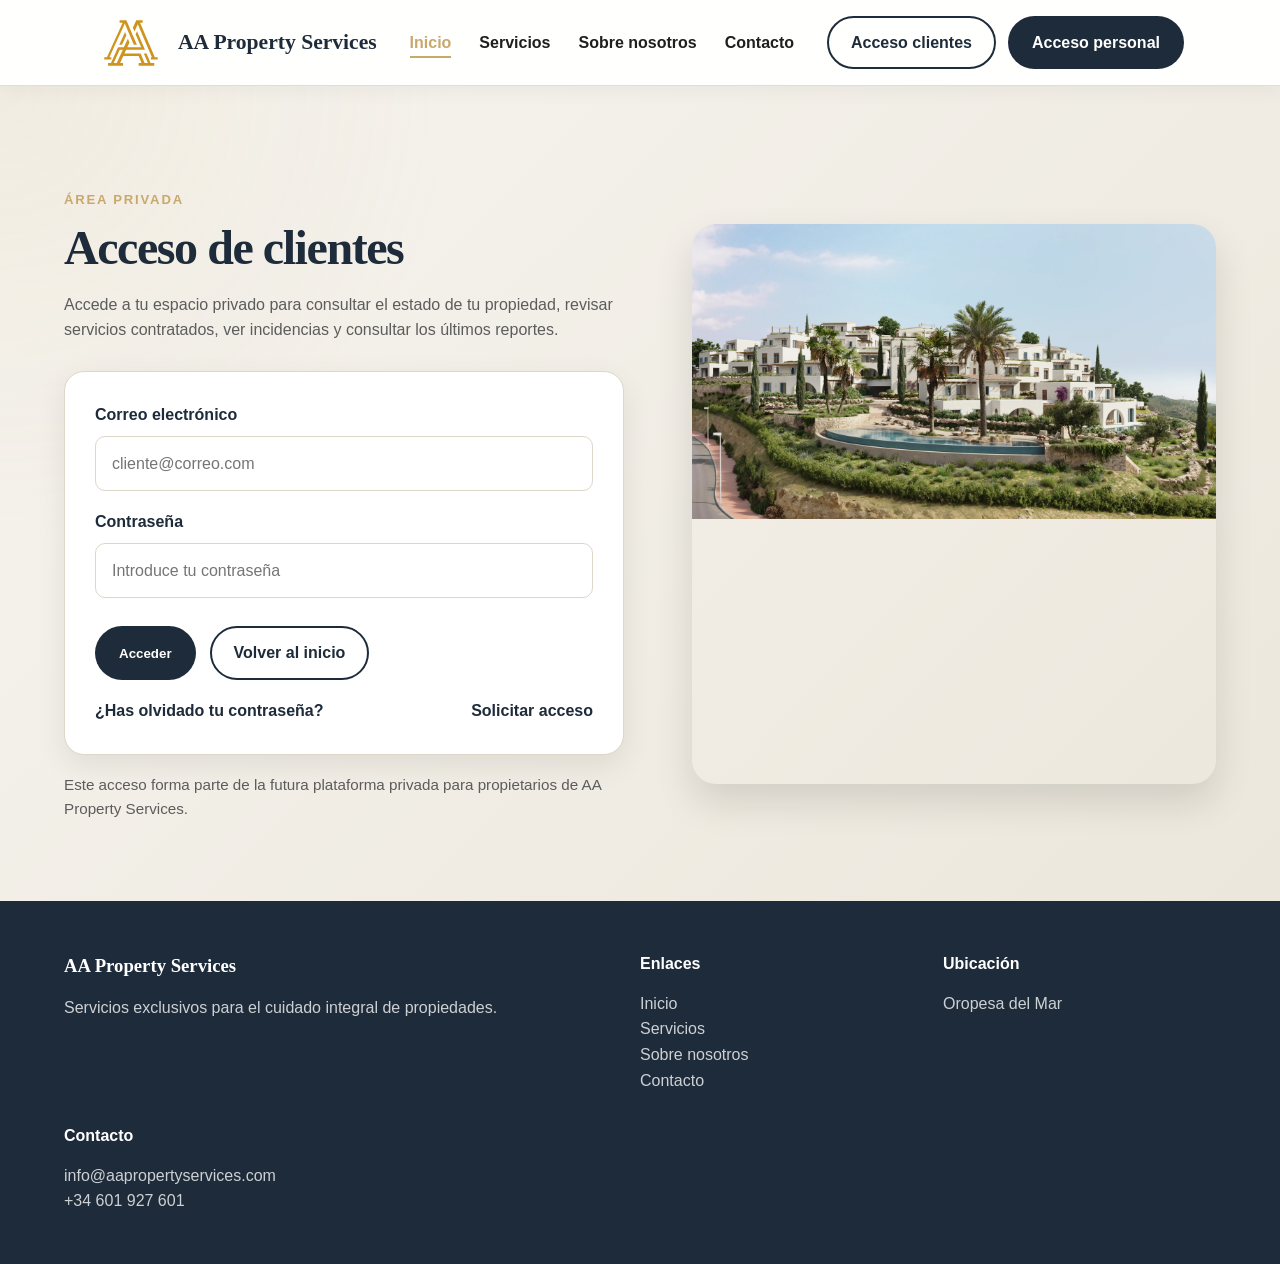
<file: login-clientes.html>
<!DOCTYPE html>
<html lang="es">
<head>
  <meta charset="UTF-8">
  <meta name="viewport" content="width=device-width, initial-scale=1.0">
  <title>AA Property Services | Acceso clientes</title>
  <link rel="stylesheet" href="css/styles.css">
</head>
<body>
    <header class="site-header">
  <div class="container nav-container">

    <div class="nav-left">
      <a href="index.html" class="logo">
        <img src="assets/img/AAP-S.svg" alt="Logo AA Property Services">
      </a>
      <a href="index.html" class="brand">AA Property Services</a>
    </div>

    <button class="menu-toggle" aria-label="Abrir menú" aria-expanded="false">
      <span></span>
      <span></span>
      <span></span>
    </button>

    <nav class="main-nav">
      <ul>
        <li><a href="index.html" class="active">Inicio</a></li>
        <li><a href="servicios.html">Servicios</a></li>
        <li><a href="sobre-nosotros.html">Sobre nosotros</a></li>
        <li><a href="contacto.html">Contacto</a></li>
      </ul>
    </nav>

    <div class="nav-buttons">
      <a href="login-clientes.html" class="btn btn-outline">Acceso clientes</a>
      <a href="login-personal.html" class="btn btn-primary">Acceso personal</a>
    </div>

  </div>
</header>

  <main>
    <section class="auth-section">
      <div class="container auth-layout">
        <div class="auth-content">
          <p class="eyebrow">Área privada</p>
          <h1>Acceso de clientes</h1>
          <p class="auth-text">
            Accede a tu espacio privado para consultar el estado de tu propiedad, revisar
            servicios contratados, ver incidencias y consultar los últimos reportes.
          </p>

          <div class="auth-card">
            <form class="contact-form" action="panel-clientes.html">
              <div class="form-group">
                <label for="cliente-email">Correo electrónico</label>
                <input type="email" id="cliente-email" name="cliente-email" placeholder="cliente@correo.com" required>
              </div>

              <div class="form-group">
                <label for="cliente-pass">Contraseña</label>
                <input type="password" id="cliente-pass" name="cliente-pass" placeholder="Introduce tu contraseña" required>
              </div>

              <div class="auth-actions">
                <button type="submit" class="btn btn-primary">Acceder</button>
                <a href="index.html" class="btn btn-outline">Volver al inicio</a>
              </div>
            </form>

            <div class="auth-links">
              <a href="#">¿Has olvidado tu contraseña?</a>
              <a href="#">Solicitar acceso</a>
            </div>
          </div>

          <p class="auth-note">
            Este acceso forma parte de la futura plataforma privada para propietarios de
            AA Property Services.
          </p>
        </div>

        <div class="auth-visual">
          <div class="auth-image-card">
            <img src="assets/img/POBLADO EXTERIOR- Vista 05.webp" alt="Interior de villa de lujo">
          </div>
        </div>
      </div>
    </section>
  </main>

  <footer class="site-footer">
    <div class="container footer-grid">
      <div>
        <h3>AA Property Services</h3>
        <p>Servicios exclusivos para el cuidado integral de propiedades.</p>
      </div>

      <div>
        <h4>Enlaces</h4>
        <ul>
          <li><a href="index.html">Inicio</a></li>
          <li><a href="servicios.html">Servicios</a></li>
          <li><a href="sobre-nosotros.html">Sobre nosotros</a></li>
          <li><a href="contacto.html">Contacto</a></li>
        </ul>
      </div>

      <div>
        <h4>Ubicación</h4>
        <p>Oropesa del Mar</p>
      </div>

      <div>
        <h4>Contacto</h4>
        <p>info@aapropertyservices.com</p>
        <p>+34 601 927 601</p>
      </div>
    </div>
  </footer>
  
<script src="js/menu.js"></script>


</body>
</html>
</file>
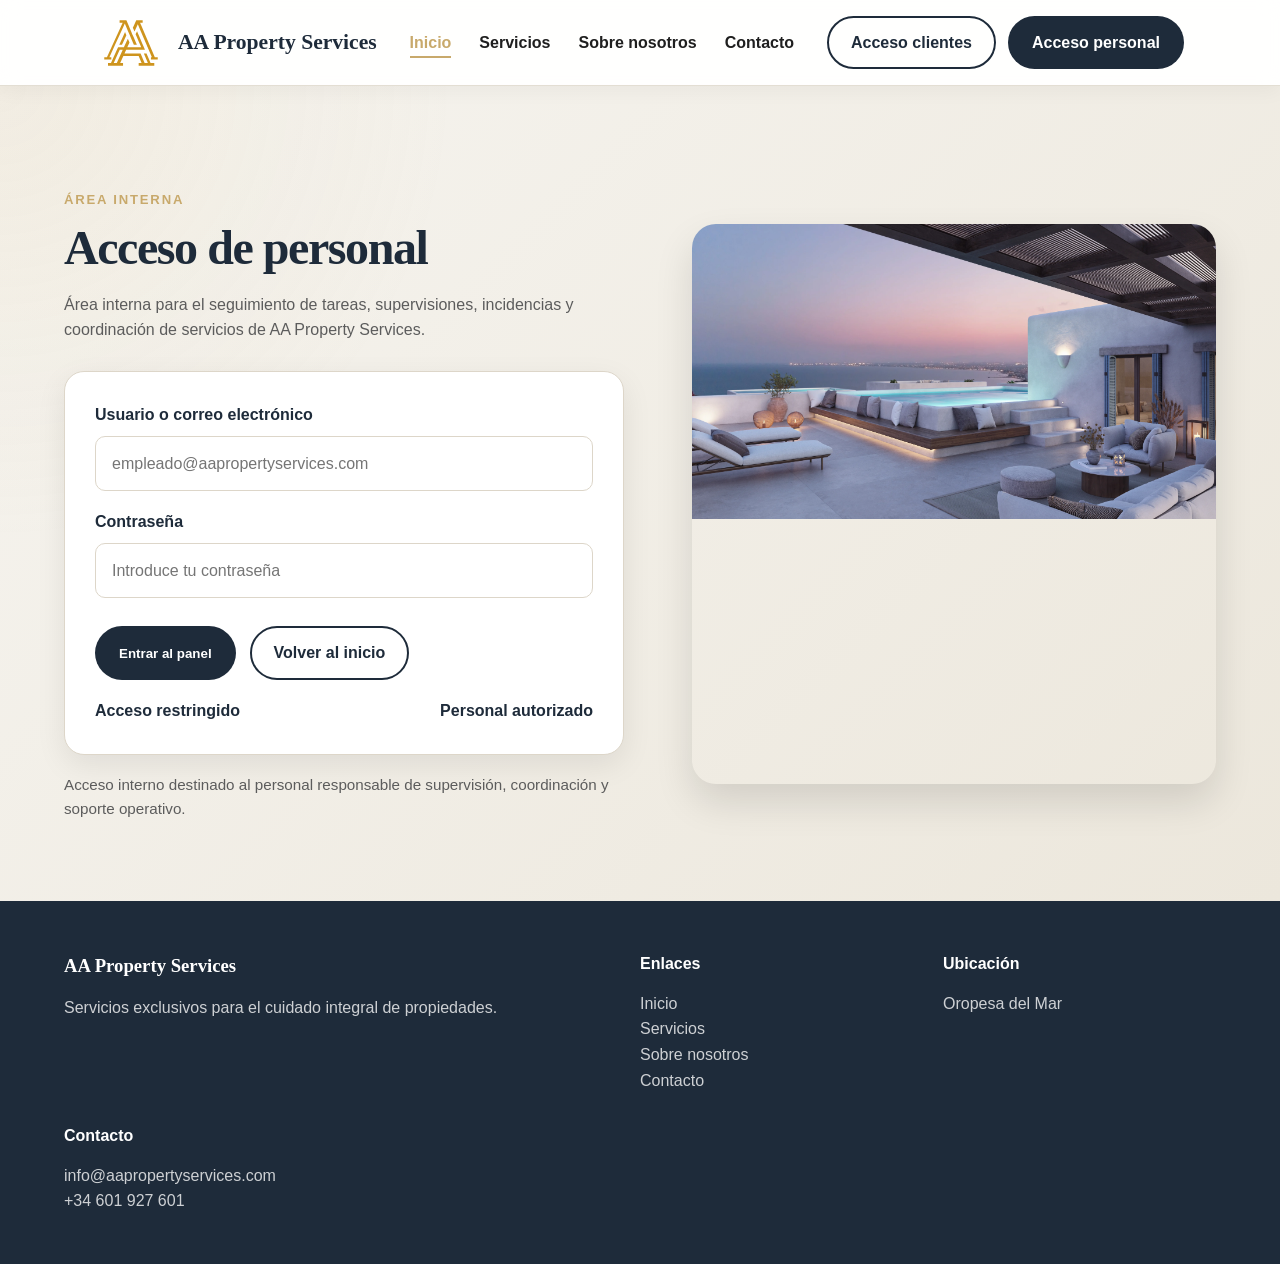
<file: login-personal.html>
<!DOCTYPE html>
<html lang="es">
<head>
  <meta charset="UTF-8">
  <meta name="viewport" content="width=device-width, initial-scale=1.0">
  <title>AA Property Services | Acceso personal</title>
  <link rel="stylesheet" href="css/styles.css">
</head>
<body>
    <header class="site-header">
  <div class="container nav-container">

    <div class="nav-left">
      <a href="index.html" class="logo">
        <img src="assets/img/AAP-S.svg" alt="Logo AA Property Services">
      </a>
      <a href="index.html" class="brand">AA Property Services</a>
    </div>

    <button class="menu-toggle" aria-label="Abrir menú" aria-expanded="false">
      <span></span>
      <span></span>
      <span></span>
    </button>

    <nav class="main-nav">
      <ul>
        <li><a href="index.html" class="active">Inicio</a></li>
        <li><a href="servicios.html">Servicios</a></li>
        <li><a href="sobre-nosotros.html">Sobre nosotros</a></li>
        <li><a href="contacto.html">Contacto</a></li>
      </ul>
    </nav>

    <div class="nav-buttons">
      <a href="login-clientes.html" class="btn btn-outline">Acceso clientes</a>
      <a href="login-personal.html" class="btn btn-primary">Acceso personal</a>
    </div>

  </div>
</header>

  <main>
    <section class="auth-section">
      <div class="container auth-layout">
        <div class="auth-content">
          <p class="eyebrow">Área interna</p>
          <h1>Acceso de personal</h1>
          <p class="auth-text">
            Área interna para el seguimiento de tareas, supervisiones, incidencias y coordinación
            de servicios de AA Property Services.
          </p>

          <div class="auth-card">
            <form class="contact-form" action="panel-personal.html">
              <div class="form-group">
                <label for="personal-email">Usuario o correo electrónico</label>
                <input type="text" id="personal-email" name="personal-email" placeholder="empleado@aapropertyservices.com" required>
              </div>

              <div class="form-group">
                <label for="personal-pass">Contraseña</label>
                <input type="password" id="personal-pass" name="personal-pass" placeholder="Introduce tu contraseña" required>
              </div>

              <div class="auth-actions">
                <button type="submit" class="btn btn-primary">Entrar al panel</button>
                <a href="index.html" class="btn btn-outline">Volver al inicio</a>
              </div>
            </form>

            <div class="auth-links">
              <a href="#">Acceso restringido</a>
              <a href="#">Personal autorizado</a>
            </div>
          </div>

          <p class="auth-note">
            Acceso interno destinado al personal responsable de supervisión, coordinación y soporte operativo.
          </p>
        </div>

        <div class="auth-visual">
          <div class="auth-image-card">
            <img src="assets/img/POBLADO - VISTA ÁTICO.webp" alt="Exterior de villa gestionada">
          </div>
        </div>
      </div>
    </section>
  </main>

  <footer class="site-footer">
    <div class="container footer-grid">
      <div>
        <h3>AA Property Services</h3>
        <p>Servicios exclusivos para el cuidado integral de propiedades.</p>
      </div>

      <div>
        <h4>Enlaces</h4>
        <ul>
          <li><a href="index.html">Inicio</a></li>
          <li><a href="servicios.html">Servicios</a></li>
          <li><a href="sobre-nosotros.html">Sobre nosotros</a></li>
          <li><a href="contacto.html">Contacto</a></li>
        </ul>
      </div>

      <div>
        <h4>Ubicación</h4>
        <p>Oropesa del Mar</p>
      </div>

      <div>
        <h4>Contacto</h4>
        <p>info@aapropertyservices.com</p>
        <p>+34 601 927 601</p>
      </div>
    </div>
  </footer>

<script src="js/menu.js"></script>

</body>
</html>
</file>
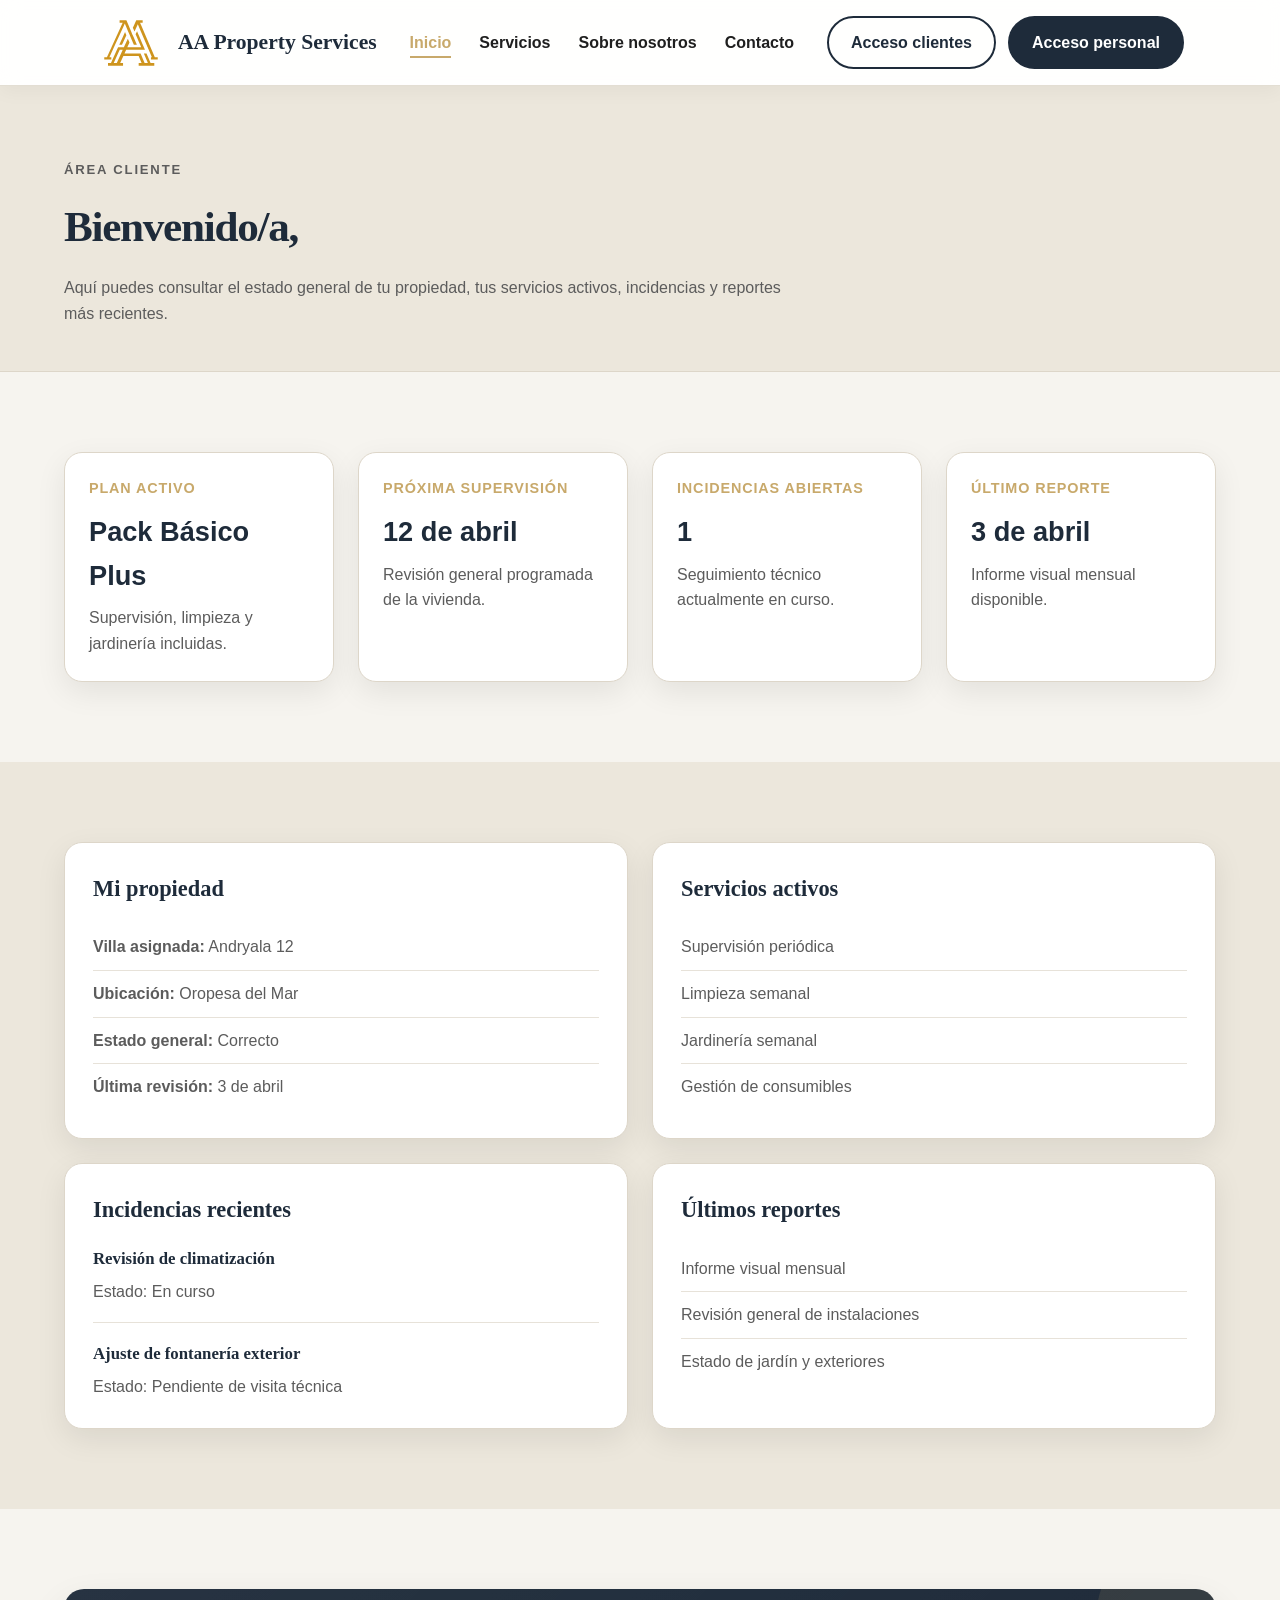
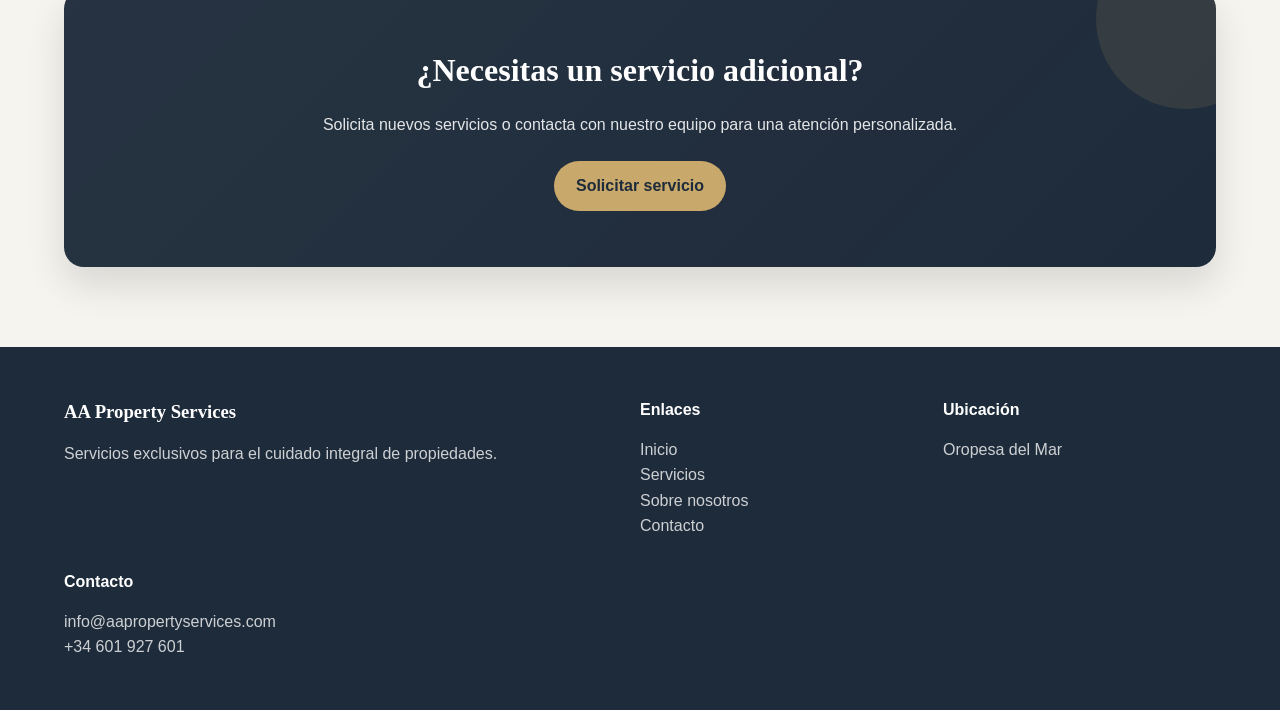
<file: panel-clientes.html>
<!DOCTYPE html>
<html lang="es">
<head>
  <meta charset="UTF-8">
  <meta name="viewport" content="width=device-width, initial-scale=1.0">
  <title>AA Property Services | Panel de clientes</title>
  <link rel="stylesheet" href="css/styles.css">
</head>
<body>
   <header class="site-header">
  <div class="container nav-container">

    <div class="nav-left">
      <a href="index.html" class="logo">
        <img src="assets/img/AAP-S.svg" alt="Logo AA Property Services">
      </a>
      <a href="index.html" class="brand">AA Property Services</a>
    </div>

    <button class="menu-toggle" aria-label="Abrir menú" aria-expanded="false">
      <span></span>
      <span></span>
      <span></span>
    </button>

    <nav class="main-nav">
      <ul>
        <li><a href="index.html" class="active">Inicio</a></li>
        <li><a href="servicios.html">Servicios</a></li>
        <li><a href="sobre-nosotros.html">Sobre nosotros</a></li>
        <li><a href="contacto.html">Contacto</a></li>
      </ul>
    </nav>

    <div class="nav-buttons">
      <a href="login-clientes.html" class="btn btn-outline">Acceso clientes</a>
      <a href="login-personal.html" class="btn btn-primary">Acceso personal</a>
    </div>

  </div>
</header>

  <main>
    <section class="dashboard-hero">
      <div class="container">
        <p class="eyebrow">Área cliente</p>
        <h1>Bienvenido/a,</h1>
        <p>
          Aquí puedes consultar el estado general de tu propiedad, tus servicios activos,
          incidencias y reportes más recientes.
        </p>
      </div>
    </section>

    <section class="section">
      <div class="container">
        <div class="dashboard-stats">
          <article class="dashboard-stat">
            <span class="stat-label">Plan activo</span>
            <strong>Pack Básico Plus</strong>
            <p>Supervisión, limpieza y jardinería incluidas.</p>
          </article>

          <article class="dashboard-stat">
            <span class="stat-label">Próxima supervisión</span>
            <strong>12 de abril</strong>
            <p>Revisión general programada de la vivienda.</p>
          </article>

          <article class="dashboard-stat">
            <span class="stat-label">Incidencias abiertas</span>
            <strong>1</strong>
            <p>Seguimiento técnico actualmente en curso.</p>
          </article>

          <article class="dashboard-stat">
            <span class="stat-label">Último reporte</span>
            <strong>3 de abril</strong>
            <p>Informe visual mensual disponible.</p>
          </article>
        </div>
      </div>
    </section>

    <section class="section section-alt">
      <div class="container dashboard-grid">
        <article class="dashboard-panel">
          <h2>Mi propiedad</h2>
          <ul class="dashboard-list">
            <li><strong>Villa asignada:</strong> Andryala 12</li>
            <li><strong>Ubicación:</strong> Oropesa del Mar</li>
            <li><strong>Estado general:</strong> Correcto</li>
            <li><strong>Última revisión:</strong> 3 de abril</li>
          </ul>
        </article>

        <article class="dashboard-panel">
          <h2>Servicios activos</h2>
          <ul class="dashboard-list">
            <li>Supervisión periódica</li>
            <li>Limpieza semanal</li>
            <li>Jardinería semanal</li>
            <li>Gestión de consumibles</li>
          </ul>
        </article>

        <article class="dashboard-panel">
          <h2>Incidencias recientes</h2>
          <div class="dashboard-item">
            <h3>Revisión de climatización</h3>
            <p>Estado: En curso</p>
          </div>
          <div class="dashboard-item">
            <h3>Ajuste de fontanería exterior</h3>
            <p>Estado: Pendiente de visita técnica</p>
          </div>
        </article>

        <article class="dashboard-panel">
          <h2>Últimos reportes</h2>
          <ul class="dashboard-list">
            <li>Informe visual mensual</li>
            <li>Revisión general de instalaciones</li>
            <li>Estado de jardín y exteriores</li>
          </ul>
        </article>
      </div>
    </section>

    <section class="cta">
      <div class="container cta-box">
        <h2>¿Necesitas un servicio adicional?</h2>
        <p>
          Solicita nuevos servicios o contacta con nuestro equipo para una atención personalizada.
        </p>
        <a href="contacto.html" class="btn btn-primary">Solicitar servicio</a>
      </div>
    </section>
  </main>

  <footer class="site-footer">
    <div class="container footer-grid">
      <div>
        <h3>AA Property Services</h3>
        <p>Servicios exclusivos para el cuidado integral de propiedades.</p>
      </div>

      <div>
        <h4>Enlaces</h4>
        <ul>
          <li><a href="index.html">Inicio</a></li>
          <li><a href="servicios.html">Servicios</a></li>
          <li><a href="sobre-nosotros.html">Sobre nosotros</a></li>
          <li><a href="contacto.html">Contacto</a></li>
        </ul>
      </div>

      <div>
        <h4>Ubicación</h4>
        <p>Oropesa del Mar</p>
      </div>

      <div>
        <h4>Contacto</h4>
        <p>info@aapropertyservices.com</p>
        <p>+34 601 927 601</p>
      </div>
    </div>
  </footer>

<script src="js/menu.js"></script>

</body>
</html>
</file>
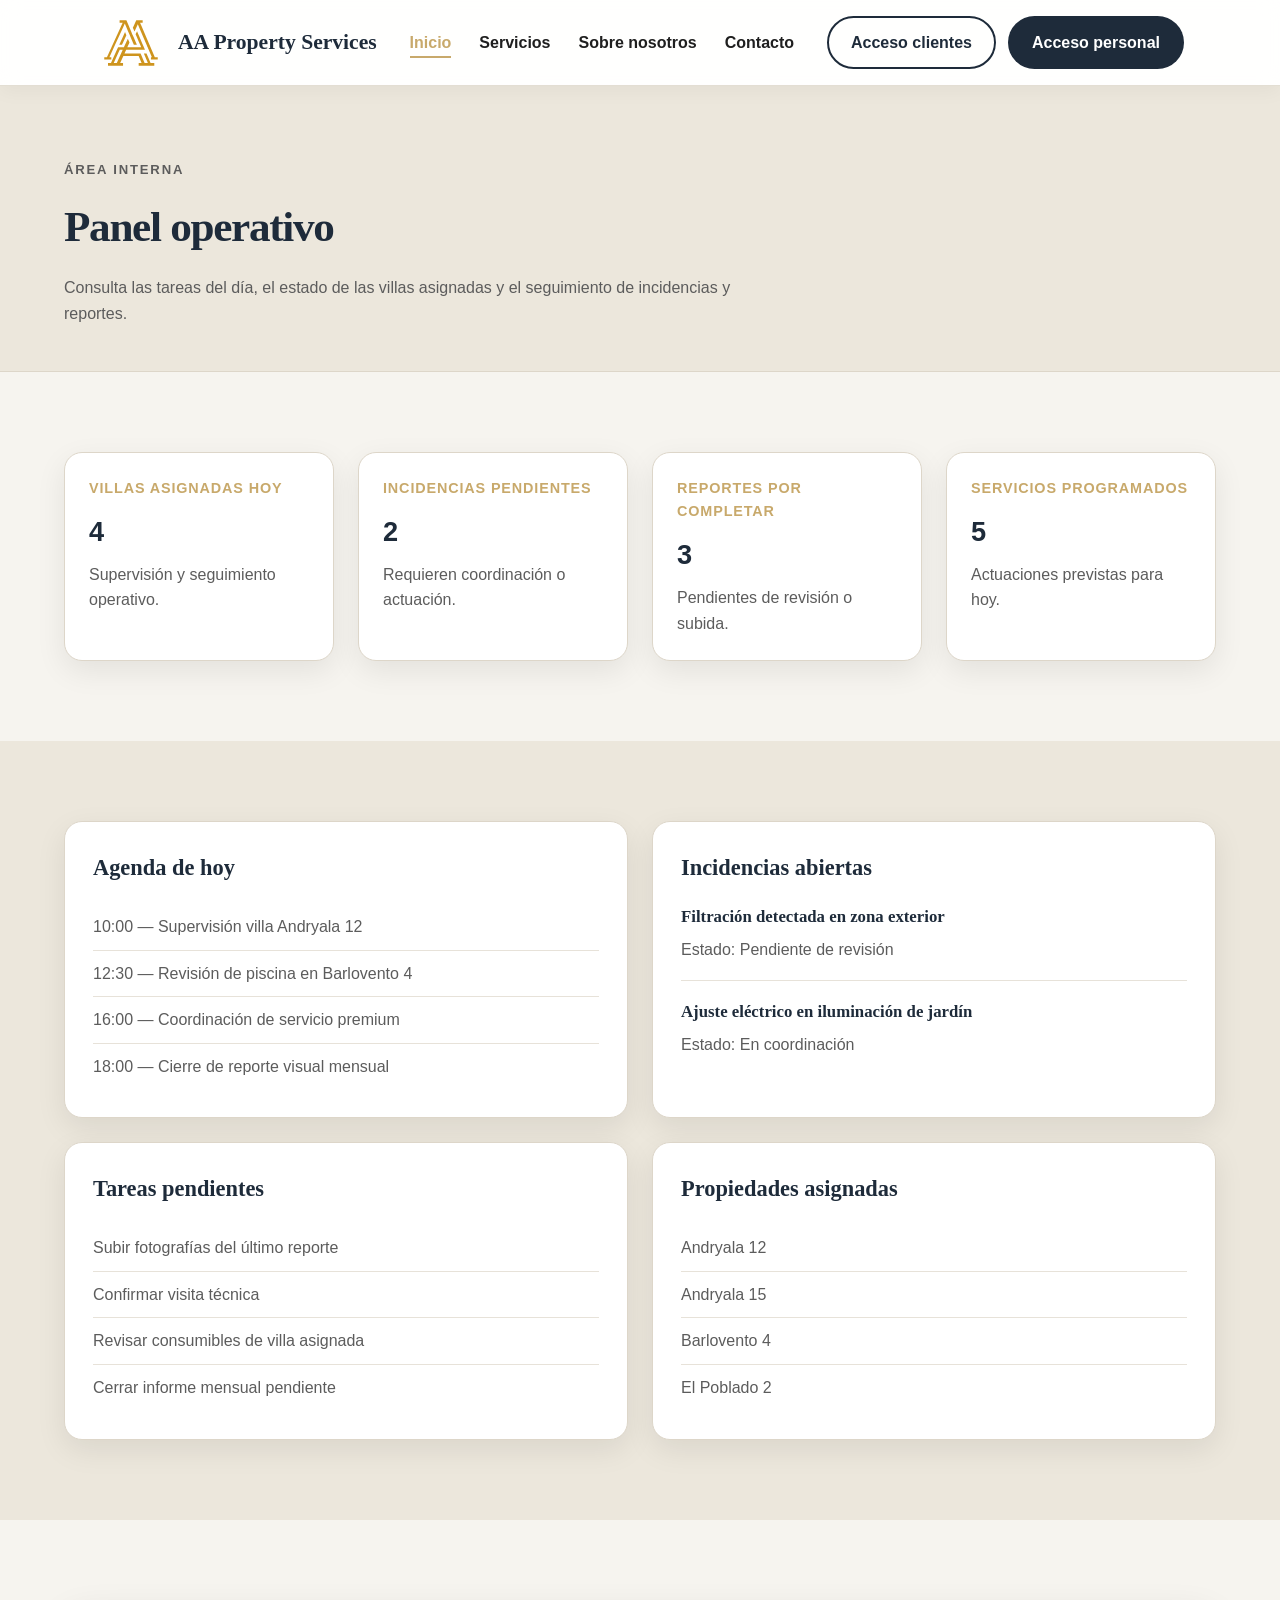
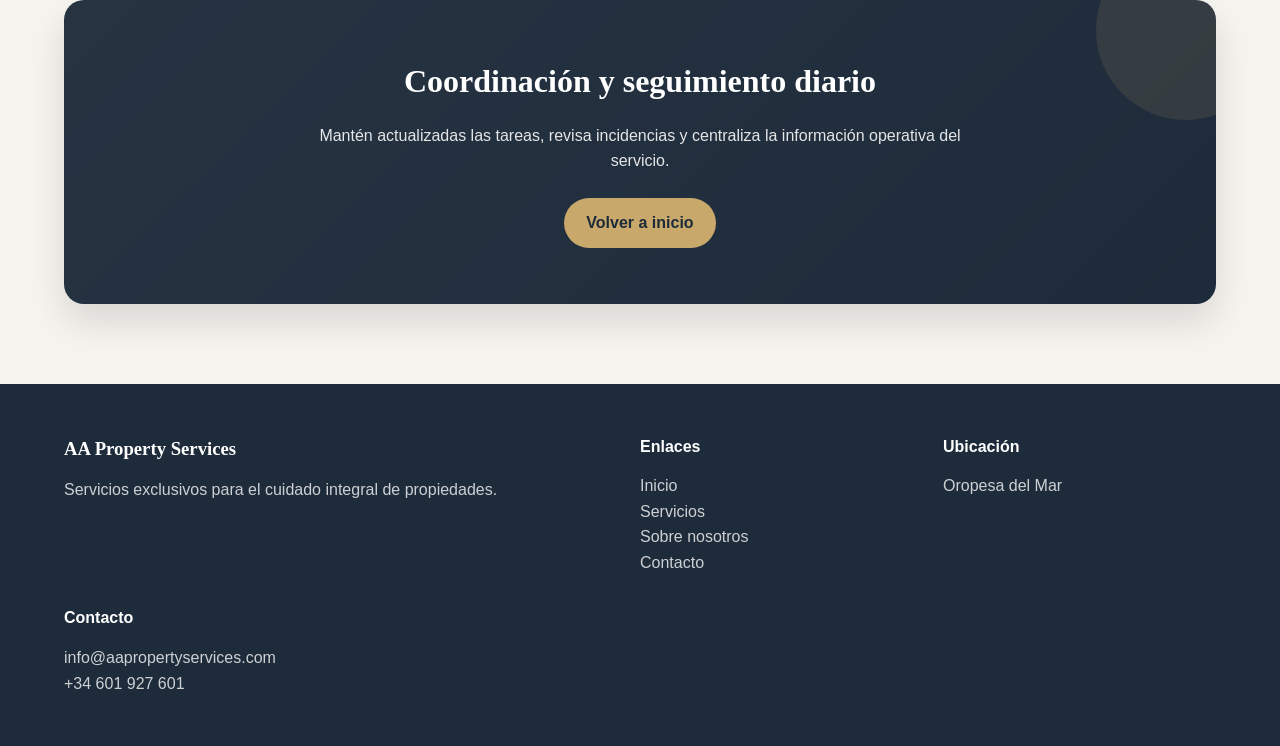
<file: panel-personal.html>
<!DOCTYPE html>
<html lang="es">
<head>
  <meta charset="UTF-8">
  <meta name="viewport" content="width=device-width, initial-scale=1.0">
  <title>AA Property Services | Panel operativo</title>
  <link rel="stylesheet" href="css/styles.css">
</head>
<body>
  <header class="site-header">
  <div class="container nav-container">

    <div class="nav-left">
      <a href="index.html" class="logo">
        <img src="assets/img/AAP-S.svg" alt="Logo AA Property Services">
      </a>
      <a href="index.html" class="brand">AA Property Services</a>
    </div>

    <button class="menu-toggle" aria-label="Abrir menú" aria-expanded="false">
      <span></span>
      <span></span>
      <span></span>
    </button>

    <nav class="main-nav">
      <ul>
        <li><a href="index.html" class="active">Inicio</a></li>
        <li><a href="servicios.html">Servicios</a></li>
        <li><a href="sobre-nosotros.html">Sobre nosotros</a></li>
        <li><a href="contacto.html">Contacto</a></li>
      </ul>
    </nav>

    <div class="nav-buttons">
      <a href="login-clientes.html" class="btn btn-outline">Acceso clientes</a>
      <a href="login-personal.html" class="btn btn-primary">Acceso personal</a>
    </div>

  </div>
</header>

  <main>
    <section class="dashboard-hero">
      <div class="container">
        <p class="eyebrow">Área interna</p>
        <h1>Panel operativo</h1>
        <p>
          Consulta las tareas del día, el estado de las villas asignadas y el seguimiento de
          incidencias y reportes.
        </p>
      </div>
    </section>

    <section class="section">
      <div class="container">
        <div class="dashboard-stats">
          <article class="dashboard-stat">
            <span class="stat-label">Villas asignadas hoy</span>
            <strong>4</strong>
            <p>Supervisión y seguimiento operativo.</p>
          </article>

          <article class="dashboard-stat">
            <span class="stat-label">Incidencias pendientes</span>
            <strong>2</strong>
            <p>Requieren coordinación o actuación.</p>
          </article>

          <article class="dashboard-stat">
            <span class="stat-label">Reportes por completar</span>
            <strong>3</strong>
            <p>Pendientes de revisión o subida.</p>
          </article>

          <article class="dashboard-stat">
            <span class="stat-label">Servicios programados</span>
            <strong>5</strong>
            <p>Actuaciones previstas para hoy.</p>
          </article>
        </div>
      </div>
    </section>

    <section class="section section-alt">
      <div class="container dashboard-grid">
        <article class="dashboard-panel">
          <h2>Agenda de hoy</h2>
          <ul class="dashboard-list">
            <li>10:00 — Supervisión villa Andryala 12</li>
            <li>12:30 — Revisión de piscina en Barlovento 4</li>
            <li>16:00 — Coordinación de servicio premium</li>
            <li>18:00 — Cierre de reporte visual mensual</li>
          </ul>
        </article>

        <article class="dashboard-panel">
          <h2>Incidencias abiertas</h2>
          <div class="dashboard-item">
            <h3>Filtración detectada en zona exterior</h3>
            <p>Estado: Pendiente de revisión</p>
          </div>
          <div class="dashboard-item">
            <h3>Ajuste eléctrico en iluminación de jardín</h3>
            <p>Estado: En coordinación</p>
          </div>
        </article>

        <article class="dashboard-panel">
          <h2>Tareas pendientes</h2>
          <ul class="dashboard-list">
            <li>Subir fotografías del último reporte</li>
            <li>Confirmar visita técnica</li>
            <li>Revisar consumibles de villa asignada</li>
            <li>Cerrar informe mensual pendiente</li>
          </ul>
        </article>

        <article class="dashboard-panel">
          <h2>Propiedades asignadas</h2>
          <ul class="dashboard-list">
            <li>Andryala 12</li>
            <li>Andryala 15</li>
            <li>Barlovento 4</li>
            <li>El Poblado 2</li>
          </ul>
        </article>
      </div>
    </section>

    <section class="cta">
      <div class="container cta-box">
        <h2>Coordinación y seguimiento diario</h2>
        <p>
          Mantén actualizadas las tareas, revisa incidencias y centraliza la información operativa del servicio.
        </p>
        <a href="index.html" class="btn btn-primary">Volver a inicio</a>
      </div>
    </section>
  </main>

  <footer class="site-footer">
    <div class="container footer-grid">
      <div>
        <h3>AA Property Services</h3>
        <p>Servicios exclusivos para el cuidado integral de propiedades.</p>
      </div>

      <div>
        <h4>Enlaces</h4>
        <ul>
          <li><a href="index.html">Inicio</a></li>
          <li><a href="servicios.html">Servicios</a></li>
          <li><a href="sobre-nosotros.html">Sobre nosotros</a></li>
          <li><a href="contacto.html">Contacto</a></li>
        </ul>
      </div>

      <div>
        <h4>Ubicación</h4>
        <p>Oropesa del Mar</p>
      </div>

      <div>
        <h4>Contacto</h4>
        <p>info@aapropertyservices.com</p>
        <p>+34 601 927 601</p>
      </div>
    </div>
  </footer>

<script src="js/menu.js"></script>

</body>
</html>
</file>
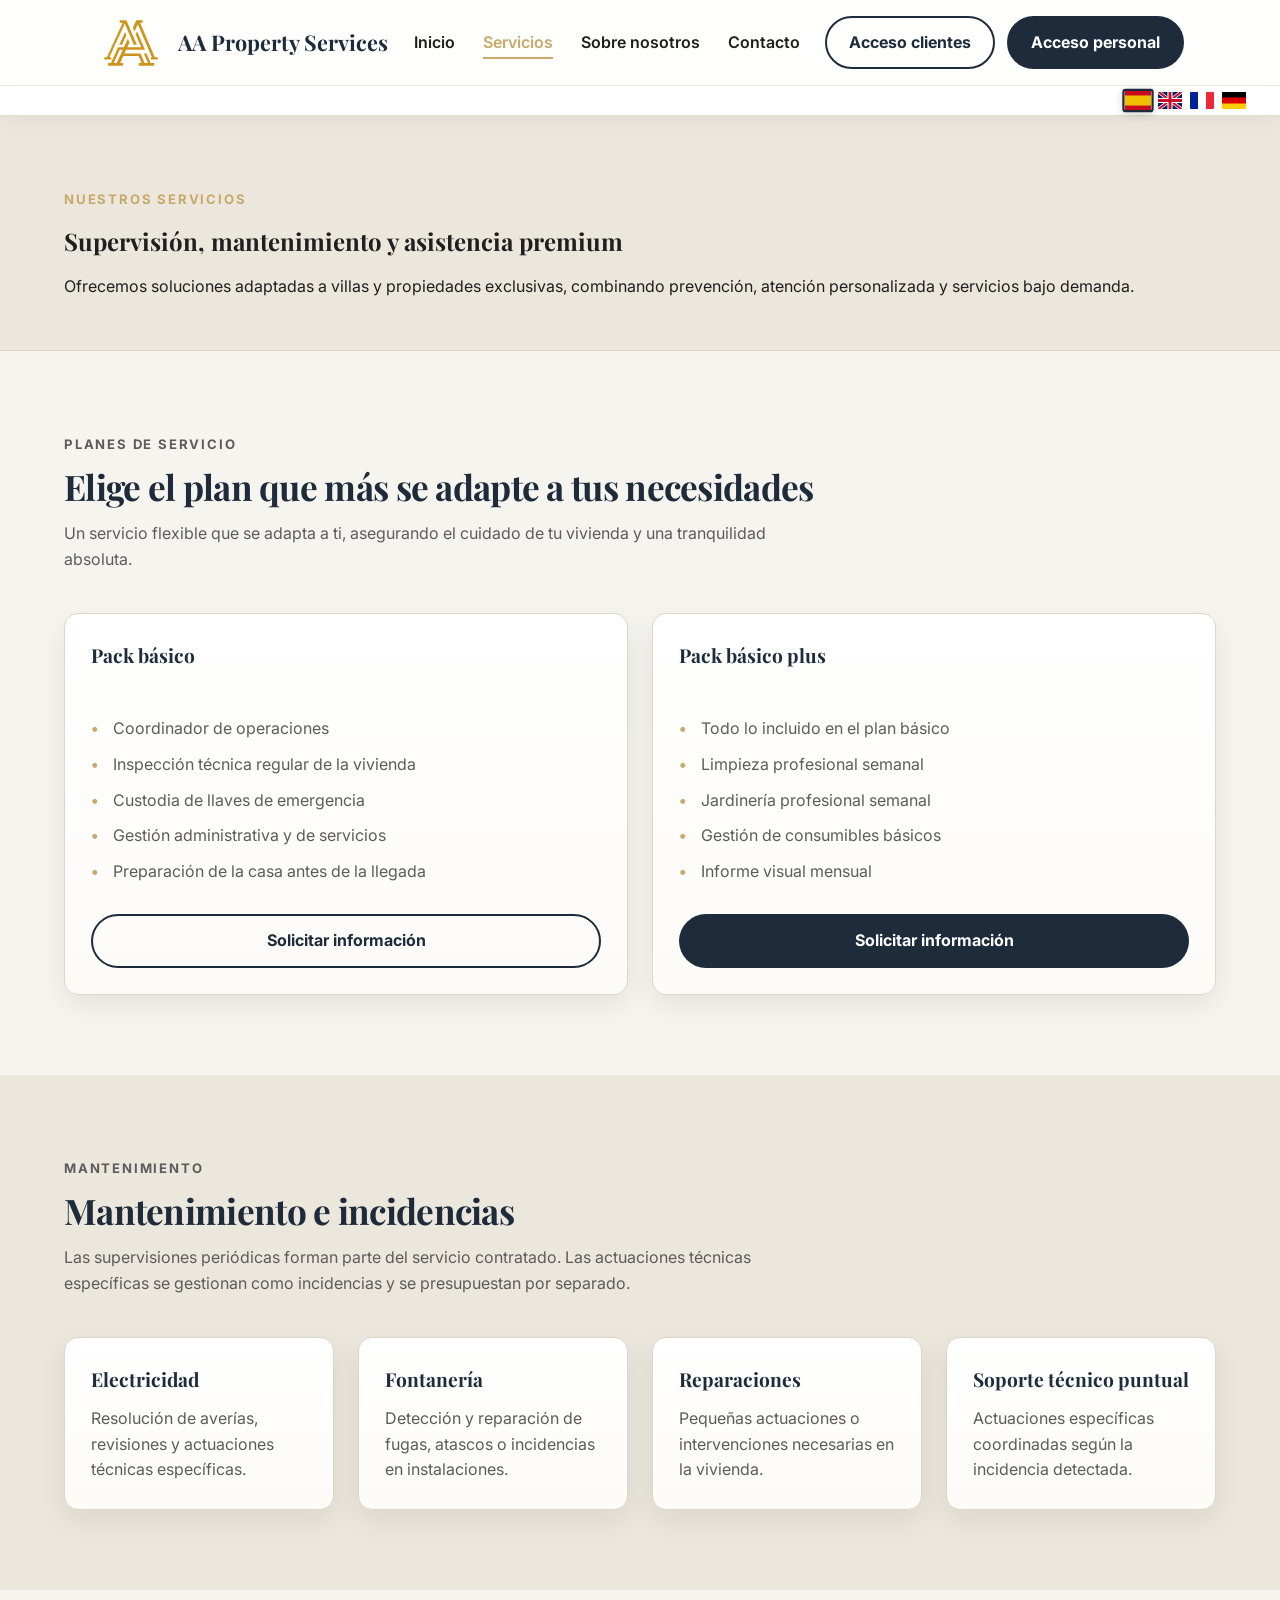
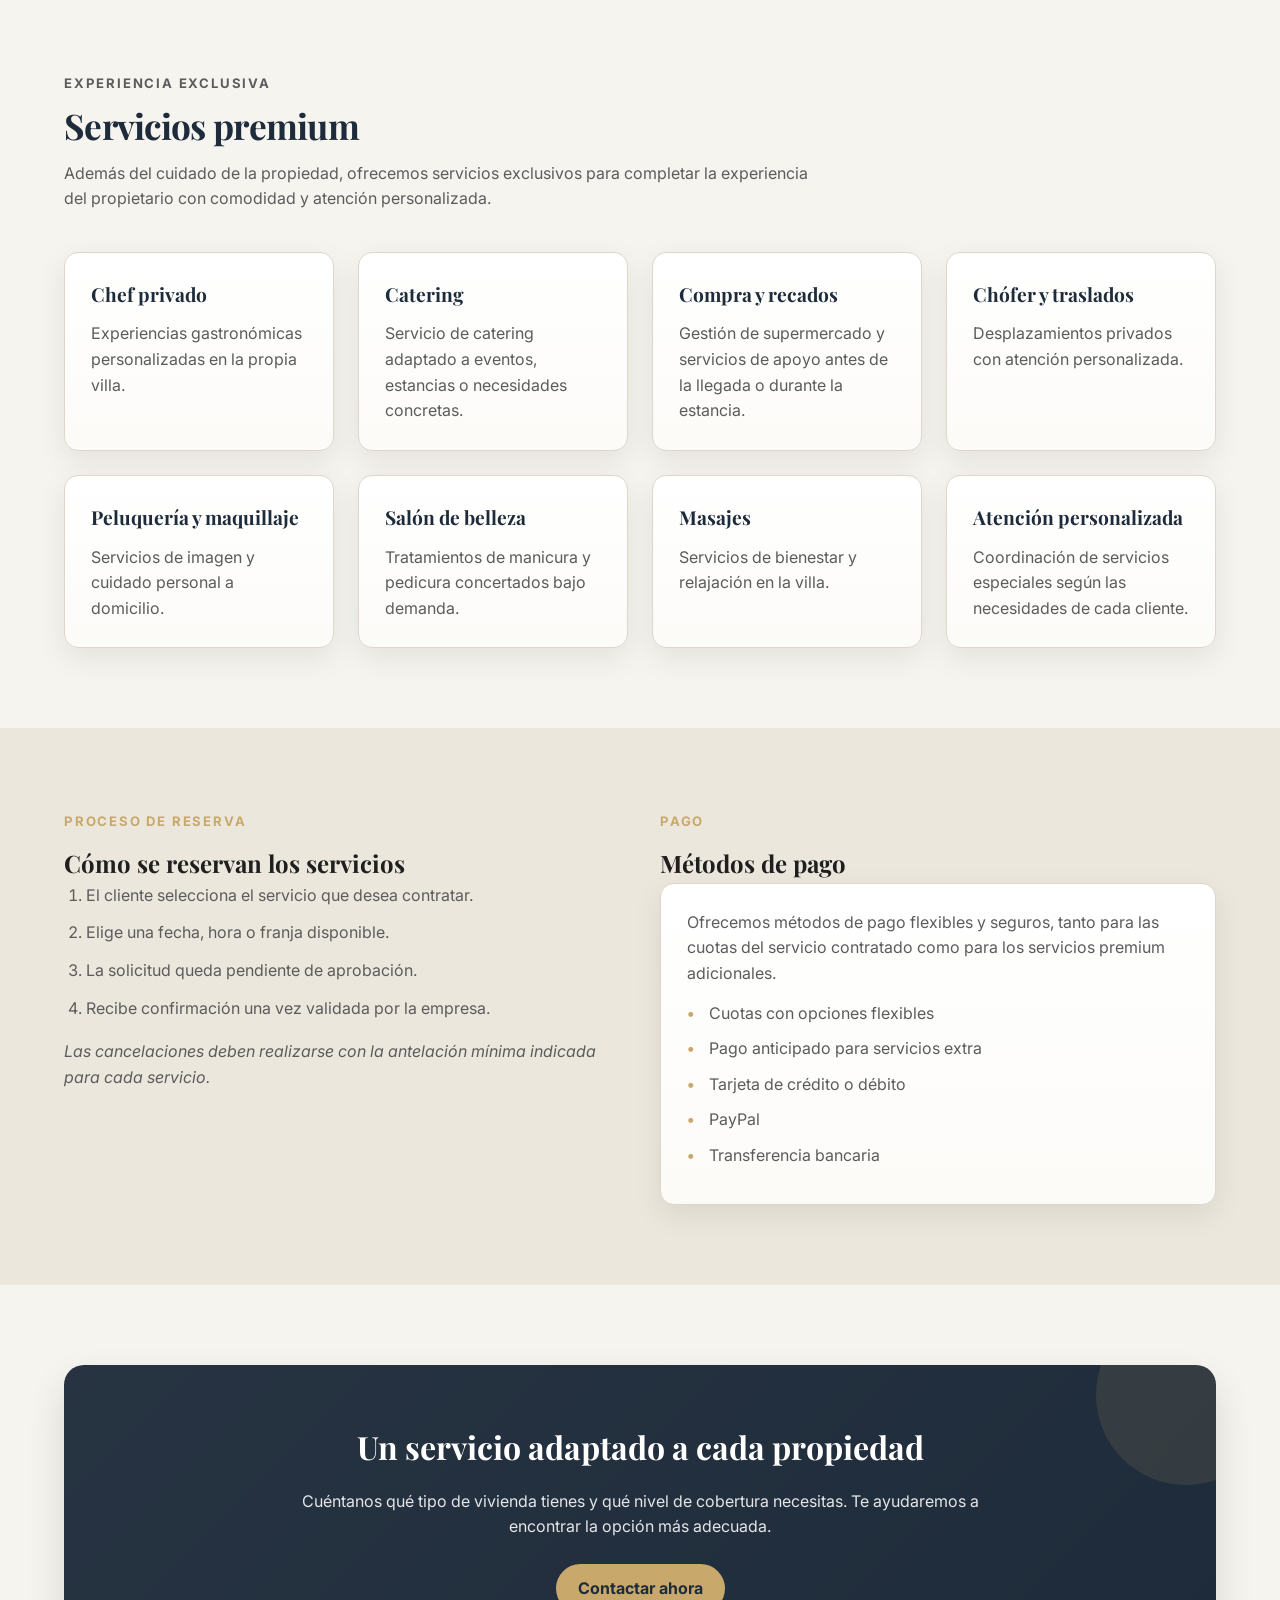
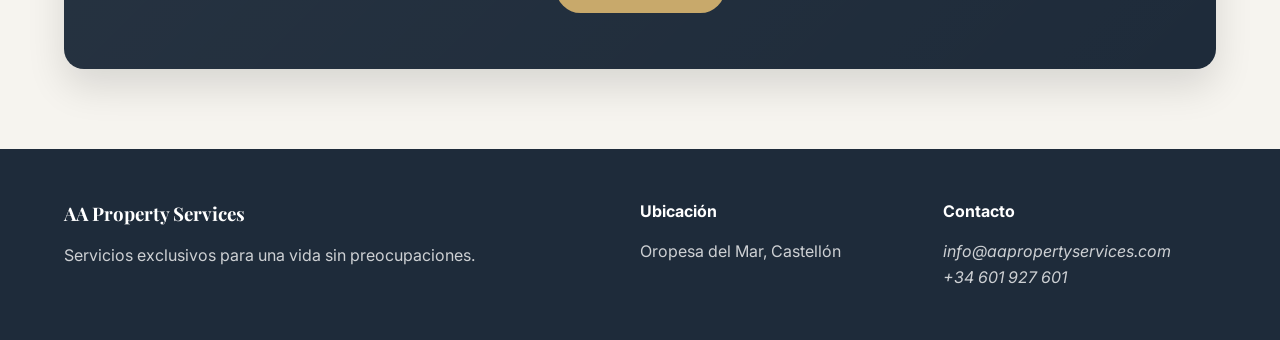
<file: servicios.html>
<!DOCTYPE html>
<html lang="es">
<head>
  <meta charset="UTF-8">
  <meta name="viewport" content="width=device-width, initial-scale=1.0">
  <title>Servicios de gestión de villas | AA Property Services — Oropesa del Mar</title>
  <meta name="description" content="Planes de supervisión, mantenimiento e incidencias y servicios premium para villas en Oropesa del Mar. Pack básico y pack básico plus disponibles.">
  <meta property="og:type" content="website">
  <meta property="og:title" content="Servicios de gestión de villas | AA Property Services">
  <meta property="og:description" content="Planes de supervisión, mantenimiento y servicios premium para villas en Oropesa del Mar.">
  <meta property="og:image" content="assets/img/og-image.jpg">
  <meta property="og:url" content="https://www.aapropertyservices.com/servicios.html">
  <meta property="og:locale" content="es_ES">
  <meta property="og:site_name" content="AA Property Services">
  <meta name="twitter:card" content="summary_large_image">
  <meta name="twitter:title" content="Servicios de gestión de villas | AA Property Services">
  <meta name="twitter:description" content="Planes de supervisión, mantenimiento y servicios premium para villas en Oropesa del Mar.">
  <meta name="twitter:image" content="assets/img/og-image.jpg">
  <link rel="icon" type="image/png" href="assets/img/favicon.png">
  <link rel="icon" type="image/svg+xml" href="assets/img/favicon.svg">
  <link rel="apple-touch-icon" href="assets/img/apple-touch-icon.png">
  <link rel="stylesheet" href="css/styles.css">
  <link rel="preconnect" href="https://fonts.googleapis.com">
  <link rel="preconnect" href="https://fonts.gstatic.com" crossorigin>
  <link href="https://fonts.googleapis.com/css2?family=Inter:wght@300;400;500;600&family=Playfair+Display:wght@500;600&display=swap" rel="stylesheet">
</head>
<body>

  <header class="site-header">
    <div class="container nav-container">
      <div class="nav-left">
        <a href="index.html" class="logo">
          <img src="assets/img/AAP-S.svg" alt="Logo AA Property Services" width="40" height="40">
        </a>
        <a href="index.html" class="brand">AA Property Services</a>
      </div>
      <button class="menu-toggle" aria-label="Abrir menú" aria-expanded="false">
        <span></span><span></span><span></span>
      </button>
      <nav class="main-nav" aria-label="Navegación principal">
        <ul>
          <li><a href="index.html" data-i18n="nav.inicio">Inicio</a></li>
          <li><a href="servicios.html" class="active" aria-current="page" data-i18n="nav.servicios">Servicios</a></li>
          <li><a href="sobre-nosotros.html" data-i18n="nav.sobre">Sobre nosotros</a></li>
          <li><a href="contacto.html" data-i18n="nav.contacto">Contacto</a></li>
        </ul>
      </nav>
      <div class="nav-buttons">
        <a href="login-clientes.html" class="btn btn-outline" data-i18n="nav.clientes">Acceso clientes</a>
        <a href="login-personal.html" class="btn btn-primary" data-i18n="nav.personal">Acceso personal</a>
      </div>
    </div>
    <div class="lang-bar">
      <div class="lang-switcher" role="group" aria-label="Seleccionar idioma">
        <button class="lang-btn active" data-lang="es" aria-pressed="true" aria-label="Español" onclick="setLang('es')">
          <svg viewBox="0 0 28 21" width="28" height="21" xmlns="http://www.w3.org/2000/svg"><rect width="28" height="21" fill="#c60b1e"/><rect y="5.25" width="28" height="10.5" fill="#f1bf00"/></svg>
        </button>
        <button class="lang-btn" data-lang="en" aria-pressed="false" aria-label="English" onclick="setLang('en')">
          <svg viewBox="0 0 28 21" width="28" height="21" xmlns="http://www.w3.org/2000/svg"><rect width="28" height="21" fill="#012169"/><path d="M0,0 L28,21 M28,0 L0,21" stroke="#fff" stroke-width="4"/><path d="M0,0 L28,21 M28,0 L0,21" stroke="#c8102e" stroke-width="2.5"/><path d="M14,0 V21 M0,10.5 H28" stroke="#fff" stroke-width="6"/><path d="M14,0 V21 M0,10.5 H28" stroke="#c8102e" stroke-width="3.5"/></svg>
        </button>
        <button class="lang-btn" data-lang="fr" aria-pressed="false" aria-label="Français" onclick="setLang('fr')">
          <svg viewBox="0 0 28 21" width="28" height="21" xmlns="http://www.w3.org/2000/svg"><rect width="28" height="21" fill="#ed2939"/><rect width="18.67" height="21" fill="#fff"/><rect width="9.33" height="21" fill="#002395"/></svg>
        </button>
        <button class="lang-btn" data-lang="de" aria-pressed="false" aria-label="Deutsch" onclick="setLang('de')">
          <svg viewBox="0 0 28 21" width="28" height="21" xmlns="http://www.w3.org/2000/svg"><rect width="28" height="21" fill="#ffce00"/><rect width="28" height="14" fill="#d00"/><rect width="28" height="7" fill="#000"/></svg>
        </button>
      </div>
    </div>
  </header>

  <main>

    <section class="page-hero" aria-labelledby="servicios-heading">
      <div class="container">
        <p class="eyebrow" data-i18n="serv.hero.eyebrow">Nuestros servicios</p>
        <h1 id="servicios-heading" data-i18n="serv.hero.h1">Supervisión, mantenimiento y asistencia premium</h1>
        <p data-i18n="serv.hero.p">Ofrecemos soluciones adaptadas a villas y propiedades exclusivas, combinando prevención, atención personalizada y servicios bajo demanda.</p>
      </div>
    </section>

    <section class="section" aria-labelledby="planes-heading">
      <div class="container">
        <div class="section-heading">
          <p class="eyebrow" data-i18n="serv.planes.eyebrow">Planes de servicio</p>
          <h2 id="planes-heading" data-i18n="serv.planes.h2">Elige el plan que más se adapte a tus necesidades</h2>
          <p data-i18n="serv.planes.p">Un servicio flexible que se adapta a ti, asegurando el cuidado de tu vivienda y una tranquilidad absoluta.</p>
        </div>
        <div class="cards-2">
          <article class="card card-plan">
            <h3 data-i18n="serv.basico.h3">Pack básico</h3>
            <ul class="custom-list">
              <li data-i18n="serv.basico.li1">Coordinador de operaciones</li>
              <li data-i18n="serv.basico.li2">Inspección técnica regular de la vivienda</li>
              <li data-i18n="serv.basico.li3">Custodia de llaves de emergencia</li>
              <li data-i18n="serv.basico.li4">Gestión administrativa y de servicios</li>
              <li data-i18n="serv.basico.li5">Preparación de la casa antes de la llegada</li>
            </ul>
            <a href="contacto.html" class="btn btn-outline" data-i18n="serv.basico.btn">Solicitar información</a>
          </article>
          <article class="card card-plan">
            <h3 data-i18n="serv.plus.h3">Pack básico plus</h3>
            <ul class="custom-list">
              <li data-i18n="serv.plus.li1">Todo lo incluido en el plan básico</li>
              <li data-i18n="serv.plus.li2">Limpieza profesional semanal</li>
              <li data-i18n="serv.plus.li3">Jardinería profesional semanal</li>
              <li data-i18n="serv.plus.li4">Gestión de consumibles básicos</li>
              <li data-i18n="serv.plus.li5">Informe visual mensual</li>
            </ul>
            <a href="contacto.html" class="btn btn-primary" data-i18n="serv.plus.btn">Solicitar información</a>
          </article>
        </div>
      </div>
    </section>

    <section class="section section-alt" aria-labelledby="mantenimiento-heading">
      <div class="container">
        <div class="section-heading">
          <p class="eyebrow" data-i18n="serv.mant.eyebrow">Mantenimiento</p>
          <h2 id="mantenimiento-heading" data-i18n="serv.mant.h2">Mantenimiento e incidencias</h2>
          <p data-i18n="serv.mant.p">Las supervisiones periódicas forman parte del servicio contratado. Las actuaciones técnicas específicas se gestionan como incidencias y se presupuestan por separado.</p>
        </div>
        <div class="cards-4">
          <article class="card"><h3 data-i18n="serv.mant.c1.h3">Electricidad</h3><p data-i18n="serv.mant.c1.p">Resolución de averías, revisiones y actuaciones técnicas específicas.</p></article>
          <article class="card"><h3 data-i18n="serv.mant.c2.h3">Fontanería</h3><p data-i18n="serv.mant.c2.p">Detección y reparación de fugas, atascos o incidencias en instalaciones.</p></article>
          <article class="card"><h3 data-i18n="serv.mant.c3.h3">Reparaciones</h3><p data-i18n="serv.mant.c3.p">Pequeñas actuaciones o intervenciones necesarias en la vivienda.</p></article>
          <article class="card"><h3 data-i18n="serv.mant.c4.h3">Soporte técnico puntual</h3><p data-i18n="serv.mant.c4.p">Actuaciones específicas coordinadas según la incidencia detectada.</p></article>
        </div>
      </div>
    </section>

    <section class="section" aria-labelledby="premium-heading">
      <div class="container">
        <div class="section-heading">
          <p class="eyebrow" data-i18n="serv.prem.eyebrow">Experiencia exclusiva</p>
          <h2 id="premium-heading" data-i18n="serv.prem.h2">Servicios premium</h2>
          <p data-i18n="serv.prem.p">Además del cuidado de la propiedad, ofrecemos servicios exclusivos para completar la experiencia del propietario con comodidad y atención personalizada.</p>
        </div>
        <div class="cards-4">
          <article class="card"><h3 data-i18n="serv.prem.c1.h3">Chef privado</h3><p data-i18n="serv.prem.c1.p">Experiencias gastronómicas personalizadas en la propia villa.</p></article>
          <article class="card"><h3 data-i18n="serv.prem.c2.h3">Catering</h3><p data-i18n="serv.prem.c2.p">Servicio de catering adaptado a eventos, estancias o necesidades concretas.</p></article>
          <article class="card"><h3 data-i18n="serv.prem.c3.h3">Compra y recados</h3><p data-i18n="serv.prem.c3.p">Gestión de supermercado y servicios de apoyo antes de la llegada o durante la estancia.</p></article>
          <article class="card"><h3 data-i18n="serv.prem.c4.h3">Chófer y traslados</h3><p data-i18n="serv.prem.c4.p">Desplazamientos privados con atención personalizada.</p></article>
          <article class="card"><h3 data-i18n="serv.prem.c5.h3">Peluquería y maquillaje</h3><p data-i18n="serv.prem.c5.p">Servicios de imagen y cuidado personal a domicilio.</p></article>
          <article class="card"><h3 data-i18n="serv.prem.c6.h3">Salón de belleza</h3><p data-i18n="serv.prem.c6.p">Tratamientos de manicura y pedicura concertados bajo demanda.</p></article>
          <article class="card"><h3 data-i18n="serv.prem.c7.h3">Masajes</h3><p data-i18n="serv.prem.c7.p">Servicios de bienestar y relajación en la villa.</p></article>
          <article class="card"><h3 data-i18n="serv.prem.c8.h3">Atención personalizada</h3><p data-i18n="serv.prem.c8.p">Coordinación de servicios especiales según las necesidades de cada cliente.</p></article>
        </div>
      </div>
    </section>

    <section class="section section-alt" aria-labelledby="proceso-heading">
      <div class="container two-columns">
        <div>
          <p class="eyebrow" data-i18n="serv.proceso.eyebrow">Proceso de reserva</p>
          <h2 id="proceso-heading" data-i18n="serv.proceso.h2">Cómo se reservan los servicios</h2>
          <ol class="ordered-list" aria-label="Pasos para reservar un servicio">
            <li data-i18n="serv.proceso.li1">El cliente selecciona el servicio que desea contratar.</li>
            <li data-i18n="serv.proceso.li2">Elige una fecha, hora o franja disponible.</li>
            <li data-i18n="serv.proceso.li3">La solicitud queda pendiente de aprobación.</li>
            <li data-i18n="serv.proceso.li4">Recibe confirmación una vez validada por la empresa.</li>
          </ol>
          <p class="note" data-i18n="serv.proceso.note">Las cancelaciones deben realizarse con la antelación mínima indicada para cada servicio.</p>
        </div>
        <div>
          <p class="eyebrow" data-i18n="serv.pago.eyebrow">Pago</p>
          <h2 id="pago-heading" data-i18n="serv.pago.h2">Métodos de pago</h2>
          <div class="card">
            <p data-i18n="serv.pago.p">Ofrecemos métodos de pago flexibles y seguros, tanto para las cuotas del servicio contratado como para los servicios premium adicionales.</p>
            <ul class="custom-list">
              <li data-i18n="serv.pago.li1">Cuotas con opciones flexibles</li>
              <li data-i18n="serv.pago.li2">Pago anticipado para servicios extra</li>
              <li data-i18n="serv.pago.li3">Tarjeta de crédito o débito</li>
              <li data-i18n="serv.pago.li4">PayPal</li>
              <li data-i18n="serv.pago.li5">Transferencia bancaria</li>
            </ul>
          </div>
        </div>
      </div>
    </section>

    <section class="cta" aria-labelledby="cta-servicios-heading">
      <div class="container cta-box">
        <h2 id="cta-servicios-heading" data-i18n="serv.cta.h2">Un servicio adaptado a cada propiedad</h2>
        <p data-i18n="serv.cta.p">Cuéntanos qué tipo de vivienda tienes y qué nivel de cobertura necesitas. Te ayudaremos a encontrar la opción más adecuada.</p>
        <a href="contacto.html" class="btn btn-primary" data-i18n="serv.cta.btn">Contactar ahora</a>
      </div>
    </section>

  </main>

  <footer class="site-footer">
    <div class="container footer-grid">
      <div>
        <h3>AA Property Services</h3>
        <p data-i18n="footer.tagline">Servicios exclusivos para una vida sin preocupaciones.</p>
      </div>
      <div>
        <h4 data-i18n="footer.ubicacion">Ubicación</h4>
        <p data-i18n="footer.ciudad">Oropesa del Mar, Castellón</p>
      </div>
      <div>
        <h4 data-i18n="footer.contacto">Contacto</h4>
        <address>
          <p><a href="mailto:info@aapropertyservices.com">info@aapropertyservices.com</a></p>
          <p><a href="tel:+34601927601">+34 601 927 601</a></p>
        </address>
      </div>
    </div>
  </footer>

  <script src="js/menu.js"></script>
  <script src="js/i18n.js"></script>

</body>
</html>
</file>
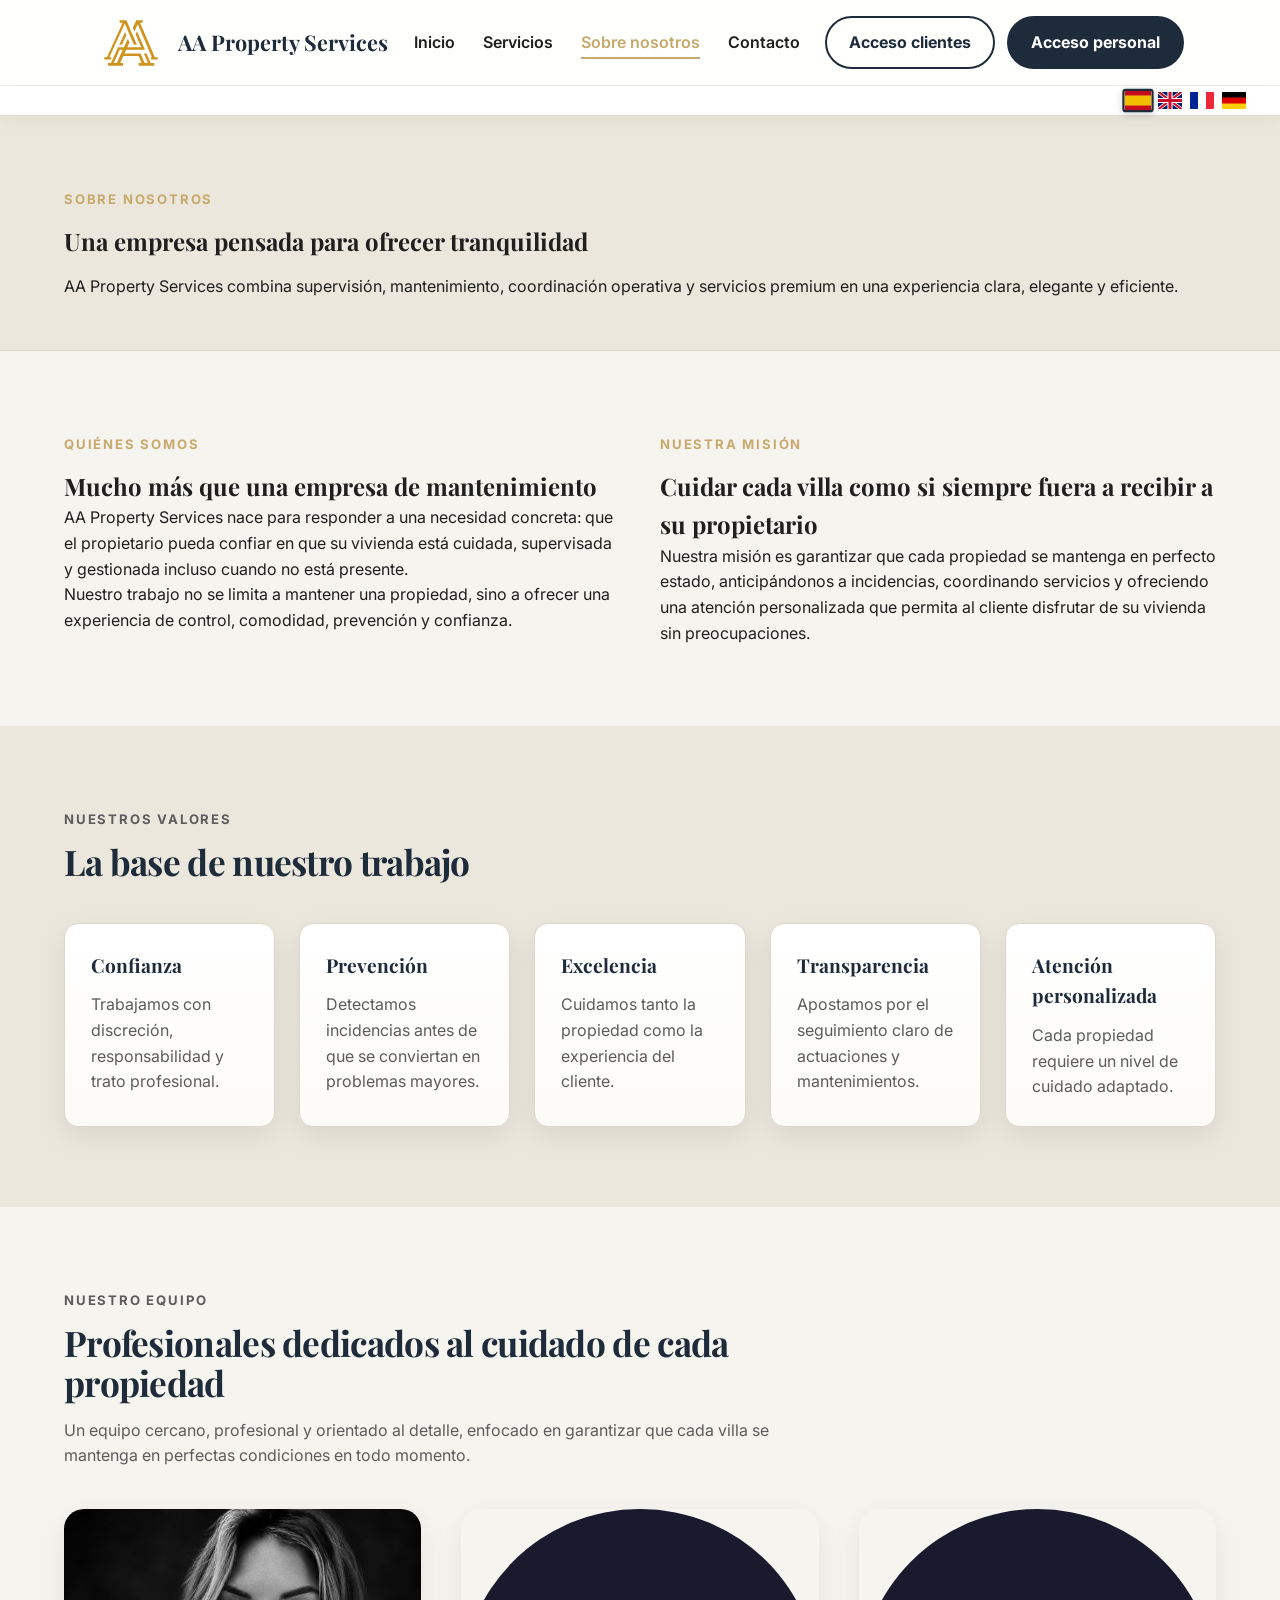
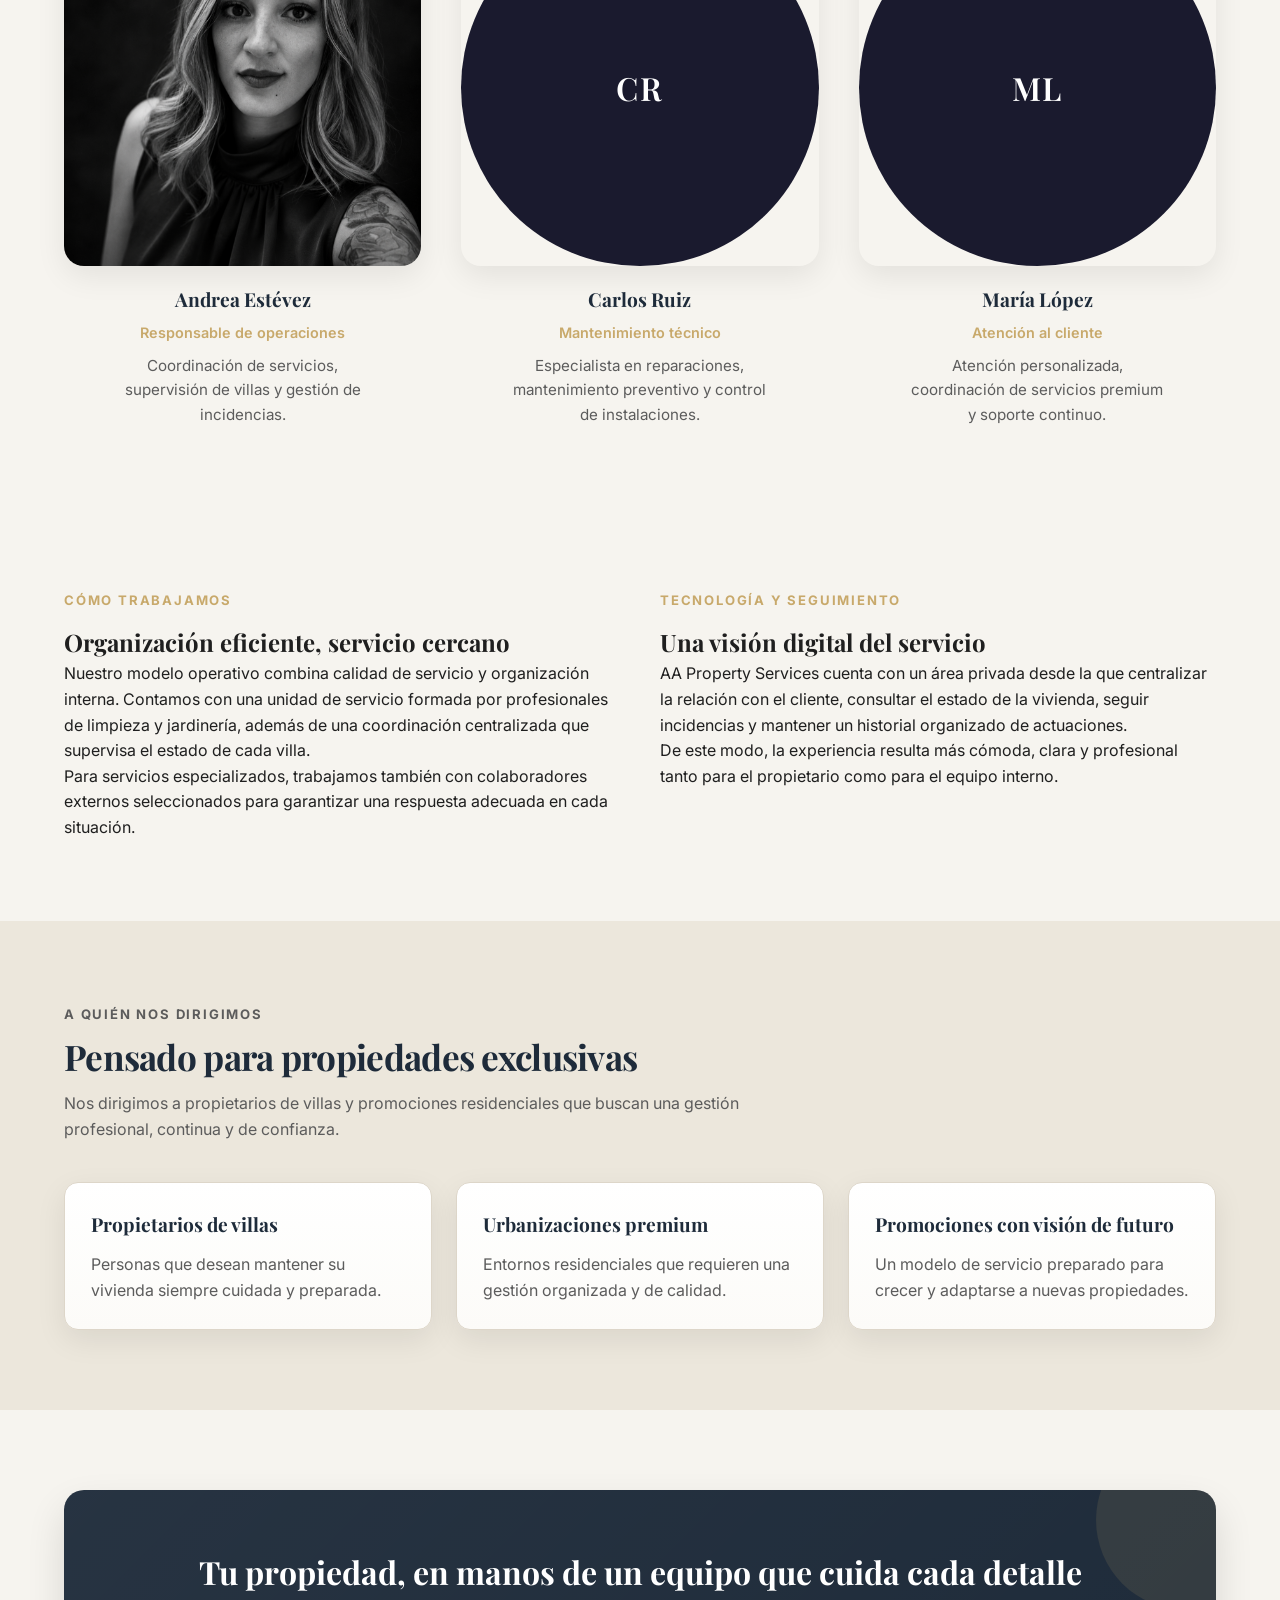
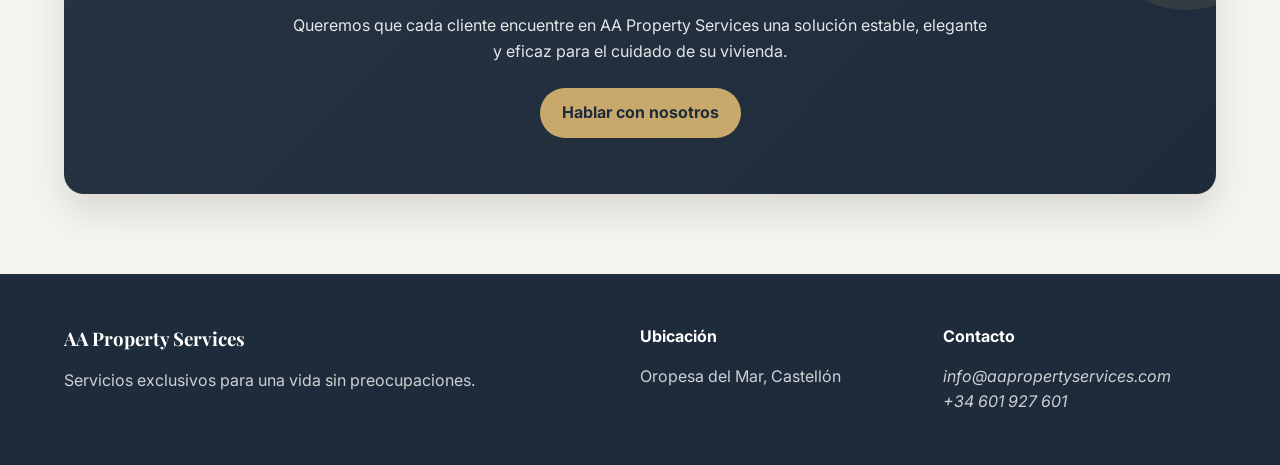
<file: sobre-nosotros.html>
<!DOCTYPE html>
<html lang="es">
<head>
  <meta charset="UTF-8">
  <meta name="viewport" content="width=device-width, initial-scale=1.0">
  <title>Sobre nosotros | AA Property Services — Gestión de villas en Oropesa del Mar</title>
  <meta name="description" content="Conoce el equipo de AA Property Services. Una empresa especializada en la gestión, supervisión y mantenimiento de villas exclusivas en Oropesa del Mar.">
  <meta property="og:type" content="website">
  <meta property="og:title" content="Sobre nosotros | AA Property Services">
  <meta property="og:description" content="Conoce el equipo de AA Property Services, especialistas en gestión y mantenimiento de villas en Oropesa del Mar.">
  <meta property="og:image" content="assets/img/og-image.jpg">
  <meta property="og:url" content="https://www.aapropertyservices.com/sobre-nosotros.html">
  <meta property="og:locale" content="es_ES">
  <meta property="og:site_name" content="AA Property Services">
  <meta name="twitter:card" content="summary_large_image">
  <meta name="twitter:title" content="Sobre nosotros | AA Property Services">
  <meta name="twitter:description" content="Conoce el equipo de AA Property Services, especialistas en gestión y mantenimiento de villas en Oropesa del Mar.">
  <meta name="twitter:image" content="assets/img/og-image.jpg">
  <link rel="icon" type="image/png" href="assets/img/favicon.png">
  <link rel="icon" type="image/svg+xml" href="assets/img/favicon.svg">
  <link rel="apple-touch-icon" href="assets/img/apple-touch-icon.png">
  <link rel="stylesheet" href="css/styles.css">
  <link rel="preconnect" href="https://fonts.googleapis.com">
  <link rel="preconnect" href="https://fonts.gstatic.com" crossorigin>
  <link href="https://fonts.googleapis.com/css2?family=Inter:wght@300;400;500;600&family=Playfair+Display:wght@500;600&display=swap" rel="stylesheet">
  <style>
    .team-avatar {
      width: 100%;
      aspect-ratio: 1;
      border-radius: 50%;
      display: flex;
      align-items: center;
      justify-content: center;
      font-family: 'Playfair Display', serif;
      font-size: 2rem;
      font-weight: 600;
      color: #fff;
      background-color: #1a1a2e;
      letter-spacing: 0.05em;
    }
  </style>
</head>
<body>

  <header class="site-header">
    <div class="container nav-container">
      <div class="nav-left">
        <a href="index.html" class="logo">
          <img src="assets/img/AAP-S.svg" alt="Logo AA Property Services" width="40" height="40">
        </a>
        <a href="index.html" class="brand">AA Property Services</a>
      </div>
      <button class="menu-toggle" aria-label="Abrir menú" aria-expanded="false">
        <span></span><span></span><span></span>
      </button>
      <nav class="main-nav" aria-label="Navegación principal">
        <ul>
          <li><a href="index.html" data-i18n="nav.inicio">Inicio</a></li>
          <li><a href="servicios.html" data-i18n="nav.servicios">Servicios</a></li>
          <li><a href="sobre-nosotros.html" class="active" aria-current="page" data-i18n="nav.sobre">Sobre nosotros</a></li>
          <li><a href="contacto.html" data-i18n="nav.contacto">Contacto</a></li>
        </ul>
      </nav>
      <div class="nav-buttons">
        <a href="login-clientes.html" class="btn btn-outline" data-i18n="nav.clientes">Acceso clientes</a>
        <a href="login-personal.html" class="btn btn-primary" data-i18n="nav.personal">Acceso personal</a>
      </div>
    </div>
    <div class="lang-bar">
      <div class="lang-switcher" role="group" aria-label="Seleccionar idioma">
        <button class="lang-btn active" data-lang="es" aria-pressed="true" aria-label="Español" onclick="setLang('es')">
          <svg viewBox="0 0 28 21" width="28" height="21" xmlns="http://www.w3.org/2000/svg"><rect width="28" height="21" fill="#c60b1e"/><rect y="5.25" width="28" height="10.5" fill="#f1bf00"/></svg>
        </button>
        <button class="lang-btn" data-lang="en" aria-pressed="false" aria-label="English" onclick="setLang('en')">
          <svg viewBox="0 0 28 21" width="28" height="21" xmlns="http://www.w3.org/2000/svg"><rect width="28" height="21" fill="#012169"/><path d="M0,0 L28,21 M28,0 L0,21" stroke="#fff" stroke-width="4"/><path d="M0,0 L28,21 M28,0 L0,21" stroke="#c8102e" stroke-width="2.5"/><path d="M14,0 V21 M0,10.5 H28" stroke="#fff" stroke-width="6"/><path d="M14,0 V21 M0,10.5 H28" stroke="#c8102e" stroke-width="3.5"/></svg>
        </button>
        <button class="lang-btn" data-lang="fr" aria-pressed="false" aria-label="Français" onclick="setLang('fr')">
          <svg viewBox="0 0 28 21" width="28" height="21" xmlns="http://www.w3.org/2000/svg"><rect width="28" height="21" fill="#ed2939"/><rect width="18.67" height="21" fill="#fff"/><rect width="9.33" height="21" fill="#002395"/></svg>
        </button>
        <button class="lang-btn" data-lang="de" aria-pressed="false" aria-label="Deutsch" onclick="setLang('de')">
          <svg viewBox="0 0 28 21" width="28" height="21" xmlns="http://www.w3.org/2000/svg"><rect width="28" height="21" fill="#ffce00"/><rect width="28" height="14" fill="#d00"/><rect width="28" height="7" fill="#000"/></svg>
        </button>
      </div>
    </div>
  </header>

  <main>

    <section class="page-hero" aria-labelledby="sobre-heading">
      <div class="container">
        <p class="eyebrow" data-i18n="sobre.hero.eyebrow">Sobre nosotros</p>
        <h1 id="sobre-heading" data-i18n="sobre.hero.h1">Una empresa pensada para ofrecer tranquilidad</h1>
        <p data-i18n="sobre.hero.p">AA Property Services combina supervisión, mantenimiento, coordinación operativa y servicios premium en una experiencia clara, elegante y eficiente.</p>
      </div>
    </section>

    <section class="section" aria-labelledby="quienes-heading">
      <div class="container two-columns">
        <div>
          <p class="eyebrow" data-i18n="sobre.quienes.eyebrow">Quiénes somos</p>
          <h2 id="quienes-heading" data-i18n="sobre.quienes.h2">Mucho más que una empresa de mantenimiento</h2>
          <p data-i18n="sobre.quienes.p1">AA Property Services nace para responder a una necesidad concreta: que el propietario pueda confiar en que su vivienda está cuidada, supervisada y gestionada incluso cuando no está presente.</p>
          <p data-i18n="sobre.quienes.p2">Nuestro trabajo no se limita a mantener una propiedad, sino a ofrecer una experiencia de control, comodidad, prevención y confianza.</p>
        </div>
        <div>
          <p class="eyebrow" data-i18n="sobre.mision.eyebrow">Nuestra misión</p>
          <h2 id="mision-heading" data-i18n="sobre.mision.h2">Cuidar cada villa como si siempre fuera a recibir a su propietario</h2>
          <p data-i18n="sobre.mision.p">Nuestra misión es garantizar que cada propiedad se mantenga en perfecto estado, anticipándonos a incidencias, coordinando servicios y ofreciendo una atención personalizada que permita al cliente disfrutar de su vivienda sin preocupaciones.</p>
        </div>
      </div>
    </section>

    <section class="section section-alt" aria-labelledby="valores-heading">
      <div class="container">
        <div class="section-heading">
          <p class="eyebrow" data-i18n="sobre.valores.eyebrow">Nuestros valores</p>
          <h2 id="valores-heading" data-i18n="sobre.valores.h2">La base de nuestro trabajo</h2>
        </div>
        <div class="cards-5">
          <article class="card"><h3 data-i18n="sobre.val.c1.h3">Confianza</h3><p data-i18n="sobre.val.c1.p">Trabajamos con discreción, responsabilidad y trato profesional.</p></article>
          <article class="card"><h3 data-i18n="sobre.val.c2.h3">Prevención</h3><p data-i18n="sobre.val.c2.p">Detectamos incidencias antes de que se conviertan en problemas mayores.</p></article>
          <article class="card"><h3 data-i18n="sobre.val.c3.h3">Excelencia</h3><p data-i18n="sobre.val.c3.p">Cuidamos tanto la propiedad como la experiencia del cliente.</p></article>
          <article class="card"><h3 data-i18n="sobre.val.c4.h3">Transparencia</h3><p data-i18n="sobre.val.c4.p">Apostamos por el seguimiento claro de actuaciones y mantenimientos.</p></article>
          <article class="card"><h3 data-i18n="sobre.val.c5.h3">Atención personalizada</h3><p data-i18n="sobre.val.c5.p">Cada propiedad requiere un nivel de cuidado adaptado.</p></article>
        </div>
      </div>
    </section>

    <section class="section team-section" aria-labelledby="equipo-heading">
      <div class="container">
        <div class="section-heading">
          <p class="eyebrow" data-i18n="sobre.equipo.eyebrow">Nuestro equipo</p>
          <h2 id="equipo-heading" data-i18n="sobre.equipo.h2">Profesionales dedicados al cuidado de cada propiedad</h2>
          <p data-i18n="sobre.equipo.p">Un equipo cercano, profesional y orientado al detalle, enfocado en garantizar que cada villa se mantenga en perfectas condiciones en todo momento.</p>
        </div>
        <div class="team-grid">
          <article class="team-card">
            <div class="team-image">
              <img src="assets/img/ae_BN.png" alt="Fotografía de Andrea Estévez, responsable de operaciones" width="300" height="300" loading="lazy">
            </div>
            <h3>Andrea Estévez</h3>
            <p class="team-role" data-i18n="sobre.team.ae.role">Responsable de operaciones</p>
            <p class="team-desc" data-i18n="sobre.team.ae.desc">Coordinación de servicios, supervisión de villas y gestión de incidencias.</p>
          </article>
          <article class="team-card">
            <div class="team-image">
              <div class="team-avatar" aria-hidden="true">CR</div>
            </div>
            <h3>Carlos Ruiz</h3>
            <p class="team-role" data-i18n="sobre.team.cr.role">Mantenimiento técnico</p>
            <p class="team-desc" data-i18n="sobre.team.cr.desc">Especialista en reparaciones, mantenimiento preventivo y control de instalaciones.</p>
          </article>
          <article class="team-card">
            <div class="team-image">
              <div class="team-avatar" aria-hidden="true">ML</div>
            </div>
            <h3>María López</h3>
            <p class="team-role" data-i18n="sobre.team.ml.role">Atención al cliente</p>
            <p class="team-desc" data-i18n="sobre.team.ml.desc">Atención personalizada, coordinación de servicios premium y soporte continuo.</p>
          </article>
        </div>
      </div>
    </section>

    <section class="section" aria-labelledby="como-trabajamos-heading">
      <div class="container two-columns">
        <div>
          <p class="eyebrow" data-i18n="sobre.como.eyebrow">Cómo trabajamos</p>
          <h2 id="como-trabajamos-heading" data-i18n="sobre.como.h2">Organización eficiente, servicio cercano</h2>
          <p data-i18n="sobre.como.p1">Nuestro modelo operativo combina calidad de servicio y organización interna. Contamos con una unidad de servicio formada por profesionales de limpieza y jardinería, además de una coordinación centralizada que supervisa el estado de cada villa.</p>
          <p data-i18n="sobre.como.p2">Para servicios especializados, trabajamos también con colaboradores externos seleccionados para garantizar una respuesta adecuada en cada situación.</p>
        </div>
        <div>
          <p class="eyebrow" data-i18n="sobre.tech.eyebrow">Tecnología y seguimiento</p>
          <h2 id="tecnologia-heading" data-i18n="sobre.tech.h2">Una visión digital del servicio</h2>
          <p data-i18n="sobre.tech.p1">AA Property Services cuenta con un área privada desde la que centralizar la relación con el cliente, consultar el estado de la vivienda, seguir incidencias y mantener un historial organizado de actuaciones.</p>
          <p data-i18n="sobre.tech.p2">De este modo, la experiencia resulta más cómoda, clara y profesional tanto para el propietario como para el equipo interno.</p>
        </div>
      </div>
    </section>

    <section class="section section-alt" aria-labelledby="dirigimos-heading">
      <div class="container">
        <div class="section-heading">
          <p class="eyebrow" data-i18n="sobre.dirigimos.eyebrow">A quién nos dirigimos</p>
          <h2 id="dirigimos-heading" data-i18n="sobre.dirigimos.h2">Pensado para propiedades exclusivas</h2>
          <p data-i18n="sobre.dirigimos.p">Nos dirigimos a propietarios de villas y promociones residenciales que buscan una gestión profesional, continua y de confianza.</p>
        </div>
        <div class="cards-3">
          <article class="card"><h3 data-i18n="sobre.dir.c1.h3">Propietarios de villas</h3><p data-i18n="sobre.dir.c1.p">Personas que desean mantener su vivienda siempre cuidada y preparada.</p></article>
          <article class="card"><h3 data-i18n="sobre.dir.c2.h3">Urbanizaciones premium</h3><p data-i18n="sobre.dir.c2.p">Entornos residenciales que requieren una gestión organizada y de calidad.</p></article>
          <article class="card"><h3 data-i18n="sobre.dir.c3.h3">Promociones con visión de futuro</h3><p data-i18n="sobre.dir.c3.p">Un modelo de servicio preparado para crecer y adaptarse a nuevas propiedades.</p></article>
        </div>
      </div>
    </section>

    <section class="cta" aria-labelledby="cta-sobre-heading">
      <div class="container cta-box">
        <h2 id="cta-sobre-heading" data-i18n="sobre.cta.h2">Tu propiedad, en manos de un equipo que cuida cada detalle</h2>
        <p data-i18n="sobre.cta.p">Queremos que cada cliente encuentre en AA Property Services una solución estable, elegante y eficaz para el cuidado de su vivienda.</p>
        <a href="contacto.html" class="btn btn-primary" data-i18n="sobre.cta.btn">Hablar con nosotros</a>
      </div>
    </section>

  </main>

  <footer class="site-footer">
    <div class="container footer-grid">
      <div>
        <h3>AA Property Services</h3>
        <p data-i18n="footer.tagline">Servicios exclusivos para una vida sin preocupaciones.</p>
      </div>
      <div>
        <h4 data-i18n="footer.ubicacion">Ubicación</h4>
        <p data-i18n="footer.ciudad">Oropesa del Mar, Castellón</p>
      </div>
      <div>
        <h4 data-i18n="footer.contacto">Contacto</h4>
        <address>
          <p><a href="mailto:info@aapropertyservices.com">info@aapropertyservices.com</a></p>
          <p><a href="tel:+34601927601">+34 601 927 601</a></p>
        </address>
      </div>
    </div>
  </footer>

  <script src="js/menu.js"></script>
  <script src="js/i18n.js"></script>

</body>
</html>
</file>
<file: css/styles.css>
/* =========================
   RESET BÁSICO
========================= */
* {
  margin: 0;
  padding: 0;
  box-sizing: border-box;
}

/* =========================
   VARIABLES
========================= */
:root {
  --color-bg: #f6f4ef;
  --color-white: #ffffff;
  --color-text: #1f1f1f;
  --color-muted: #5c5c5c;
  --color-primary: #1e2b3a;
  --color-primary-light: #2b3f51;
  --color-accent: #c8a96b;
  --color-border: #ddd6c9;
  --color-soft: #ece7dc;
  --shadow: 0 10px 30px rgba(0, 0, 0, 0.08);
  --radius: 14px;
  --shadow-soft: 0 8px 24px rgba(0, 0, 0, 0.06);
  --shadow-hover: 0 18px 38px rgba(0, 0, 0, 0.12);
  --transition: all 0.3s ease;
  --max-width: 1200px;
}

/* =========================
   ACCESIBILIDAD — MOTION
========================= */
@media (prefers-reduced-motion: reduce) {
  *, *::before, *::after {
    animation-duration: 0.01ms !important;
    transition-duration: 0.01ms !important;
    scroll-behavior: auto !important;
  }
}

/* =========================
   BASE
========================= */
body {
  font-family: 'Inter', Arial, sans-serif;
  background-color: var(--color-bg);
  color: var(--color-text);
  line-height: 1.6;
}

h1, h2, h3 {
  font-family: 'Playfair Display', serif;
}

img {
  max-width: 100%;
  display: block;
}

a {
  text-decoration: none;
  color: inherit;
  transition: color 0.3s ease;
}

ul {
  list-style: none;
}

button {
  transition: background-color 0.3s ease, transform 0.3s ease, box-shadow 0.3s ease;
}

input,
select,
textarea {
  transition: border-color 0.3s ease, box-shadow 0.3s ease;
}

.container {
  width: 90%;
  max-width: var(--max-width);
  margin: 0 auto;
}

:focus-visible {
  outline: 2px solid var(--color-accent);
  outline-offset: 3px;
  border-radius: 6px;
}

/* =========================
   HEADER / NAV
========================= */
.site-header {
  background-color: rgba(255, 255, 255, 0.92);
  border-bottom: 1px solid rgba(221, 214, 201, 0.8);
  position: sticky;
  top: 0;
  z-index: 1000;
  backdrop-filter: blur(10px);
  box-shadow: 0 6px 18px rgba(0, 0, 0, 0.04);
}

.nav-container {
  min-height: 85px;
  display: flex;
  align-items: center;
  justify-content: space-between;
  gap: 24px;
  padding: 0 32px;
}

.nav-left {
  display: flex;
  align-items: center;
  gap: 12px;
  flex-shrink: 0;
}

.logo {
  display: flex;
  align-items: center;
}

.logo img {
  height: 70px;
  width: auto;
  display: block;
  transition: transform 0.3s ease;
}

.logo:hover img {
  transform: scale(1.03);
}

/* Corregido: usa Playfair Display, no Georgia */
.brand {
  font-size: 1.35rem;
  font-weight: 700;
  font-family: 'Playfair Display', Georgia, serif;
  color: var(--color-primary);
  text-decoration: none;
  white-space: nowrap;
  transition: color 0.3s ease;
}

.brand:hover {
  color: var(--color-accent);
}

.main-nav ul {
  display: flex;
  align-items: center;
  gap: 28px;
  flex-wrap: wrap;
  list-style: none;
  margin: 0;
  padding: 0;
}

.main-nav a {
  position: relative;
  font-weight: 600;
  color: var(--color-text);
  transition: color 0.3s ease;
}

.main-nav a::after {
  content: "";
  position: absolute;
  left: 0;
  bottom: -7px;
  width: 0;
  height: 2px;
  background-color: var(--color-accent);
  transition: width 0.3s ease;
}

.main-nav a:hover,
.main-nav a.active {
  color: var(--color-accent);
}

.main-nav a:hover::after,
.main-nav a.active::after {
  width: 100%;
}

.nav-buttons {
  display: flex;
  align-items: center;
  gap: 12px;
  flex-wrap: wrap;
  flex-shrink: 0;
}

.menu-toggle {
  display: none;
  width: 48px;
  height: 48px;
  border: 1px solid var(--color-border);
  border-radius: 12px;
  background-color: var(--color-white);
  cursor: pointer;
  padding: 0;
  align-items: center;
  justify-content: center;
  flex-direction: column;
  gap: 5px;
  box-shadow: var(--shadow-soft);
}

.menu-toggle span {
  display: block;
  width: 20px;
  height: 2px;
  background-color: var(--color-primary);
  border-radius: 999px;
  transition: transform 0.3s ease, opacity 0.3s ease, transform 0.3s ease;
}

/* Animación hamburger → X al abrir el menú */
.site-header.menu-open .menu-toggle span:nth-child(1) {
  transform: translateY(7px) rotate(45deg);
}

.site-header.menu-open .menu-toggle span:nth-child(2) {
  opacity: 0;
  transform: scaleX(0);
}

.site-header.menu-open .menu-toggle span:nth-child(3) {
  transform: translateY(-7px) rotate(-45deg);
}

/* =========================
   LANG BAR — barra discreta bajo el nav
========================= */
.lang-bar {
  border-top: 1px solid rgba(221, 214, 201, 0.5);
  background-color: rgba(255, 255, 255, 0.85);
  display: flex;
  justify-content: flex-end;
  align-items: center;
  padding: 4px 32px;
}

.lang-switcher {
  display: flex;
  gap: 4px;
  align-items: center;
}

.lang-btn {
  width: 28px;
  height: 21px;
  border-radius: 3px;
  border: 2px solid transparent;
  background: none;
  cursor: pointer;
  padding: 0;
  display: flex;
  align-items: center;
  justify-content: center;
  transition: transform 0.2s ease, border-color 0.2s ease, box-shadow 0.2s ease;
  overflow: hidden;
  line-height: 1;
}

.lang-btn svg {
  display: block;
  border-radius: 1px;
}

.lang-btn:hover:not(.active) {
  transform: scale(1.1);
  box-shadow: 0 2px 6px rgba(0, 0, 0, 0.15);
}

.lang-btn.active {
  border-color: var(--color-primary);
  box-shadow: 0 2px 8px rgba(0, 0, 0, 0.18);
  transform: scale(1.12);
}

@media (max-width: 900px) {
  .lang-bar {
    padding: 5px 20px;
    justify-content: flex-end;
  }
}

/* =========================
   BOTONES
========================= */
.btn {
  display: inline-block;
  padding: 12px 22px;
  border-radius: 999px;
  font-weight: 700;
  transition: background-color 0.3s ease, color 0.3s ease, transform 0.3s ease, box-shadow 0.3s ease;
  border: 2px solid transparent;
}

.btn:hover {
  transform: translateY(-3px);
  box-shadow: var(--shadow-soft);
}

.btn-primary {
  background-color: var(--color-primary);
  color: var(--color-white);
}

.btn-primary:hover {
  background-color: var(--color-primary-light);
  box-shadow: var(--shadow-hover);
}

.btn-outline {
  border-color: var(--color-primary);
  color: var(--color-primary);
  background-color: transparent;
}

.btn-outline:hover {
  background-color: var(--color-primary);
  color: var(--color-white);
  box-shadow: var(--shadow-soft);
}

/* =========================
   HERO PRO
========================= */
.hero-pro {
  padding: 110px 0 90px;
  background:
    radial-gradient(circle at top left, rgba(200, 169, 107, 0.12), transparent 30%),
    linear-gradient(135deg, #f6f4ef 0%, #ece7dc 100%);
}

.hero-content-pro {
  display: grid;
  grid-template-columns: 1.05fr 1fr;
  gap: 52px;
  align-items: center;
}

.hero-text-pro {
  max-width: 620px;
}

.hero-text-pro h1 {
  font-size: 3.4rem;
  line-height: 1.05;
  margin-bottom: 22px;
  color: var(--color-primary);
  letter-spacing: -0.03em;
}

.hero-lead {
  font-size: 1.12rem;
  color: var(--color-muted);
  max-width: 560px;
  margin-bottom: 28px;
}

.hero-points {
  display: flex;
  flex-wrap: wrap;
  gap: 12px;
  margin-bottom: 30px;
}

.hero-points span {
  display: inline-flex;
  align-items: center;
  padding: 10px 14px;
  border-radius: 999px;
  background-color: rgba(255, 255, 255, 0.7);
  border: 1px solid rgba(221, 214, 201, 0.9);
  color: var(--color-primary);
  font-size: 0.92rem;
  font-weight: 600;
  box-shadow: var(--shadow-soft);
}

.hero-media {
  position: relative;
}

.hero-image-card {
  position: relative;
  border-radius: 24px;
  overflow: hidden;
  box-shadow: var(--shadow-hover);
  min-height: 560px;
  background-color: var(--color-white);
}

/* Corregido: la imagen no necesita min-height propio, lo hereda del padre */
.hero-image-card img {
  width: 100%;
  height: 100%;
  min-height: 560px;
  object-fit: cover;
  object-position: center;
  display: block;
}

.hero-image-card::after {
  content: "";
  position: absolute;
  inset: 0;
  background: linear-gradient(
    to top,
    rgba(20, 30, 27, 0.18) 0%,
    rgba(20, 30, 27, 0.03) 35%,
    rgba(20, 30, 27, 0) 100%
  );
  pointer-events: none;
}

.hero-image-badge {
  position: absolute;
  left: 24px;
  bottom: 24px;
  z-index: 2;
  padding: 14px 18px;
  border-radius: 16px;
  background: rgba(255, 255, 255, 0.16);
  backdrop-filter: blur(10px);
  color: var(--color-white);
  border: 1px solid rgba(255, 255, 255, 0.22);
  box-shadow: 0 10px 28px rgba(0, 0, 0, 0.14);
}

.hero-image-badge span {
  display: block;
  font-size: 0.78rem;
  text-transform: uppercase;
  letter-spacing: 0.08em;
  opacity: 0.9;
  margin-bottom: 4px;
}

.hero-image-badge strong {
  display: block;
  font-size: 1rem;
  font-weight: 700;
}

.hero-buttons {
  display: flex;
  gap: 14px;
  flex-wrap: wrap;
}

/* =========================
   CARDS BASE
========================= */
.hero-card,
.card,
.info-card,
.contact-form-box {
  background-color: var(--color-white);
  border: 1px solid var(--color-border);
  border-radius: var(--radius);
  box-shadow: var(--shadow);
}

.hero-card {
  padding: 28px;
  position: relative;
  overflow: hidden;
}

.hero-card::before {
  content: "";
  position: absolute;
  top: 0;
  left: 0;
  width: 100%;
  height: 4px;
  background: linear-gradient(to right, var(--color-accent), transparent);
}

.hero-card,
.card,
.info-card,
.contact-form-box,
.feature-box,
.step {
  transition: transform 0.3s ease, box-shadow 0.3s ease, border-color 0.3s ease;
}

.card:hover,
.feature-box:hover,
.step:hover,
.info-card:hover,
.hero-card:hover {
  transform: translateY(-6px);
  box-shadow: var(--shadow-hover);
  border-color: rgba(200, 169, 107, 0.7);
}

/* =========================
   PAGE HERO
========================= */
.page-hero {
  padding: 70px 0 50px;
  background-color: var(--color-soft);
  border-bottom: 1px solid var(--color-border);
}

.page-hero h1 {
  margin-bottom: 14px;
}

/* =========================
   SECCIONES
========================= */
.section {
  padding: 80px 0;
}

.section-alt {
  background-color: var(--color-soft);
}

.section-heading {
  max-width: 760px;
  margin-bottom: 40px;
}

.section-heading h2 {
  font-size: 2.2rem;
  color: var(--color-primary);
  margin-bottom: 14px;
  line-height: 1.15;
  letter-spacing: -0.02em;
}

.section-heading p {
  color: var(--color-muted);
}

.eyebrow {
  display: inline-block;
  margin-bottom: 12px;
  color: var(--color-accent);
  font-weight: 700;
  text-transform: uppercase;
  letter-spacing: 1.8px;
  font-size: 0.82rem;
}

/* =========================
   CARDS GRIDS
========================= */
.cards-2,
.cards-3,
.cards-4,
.cards-5,
.features-grid,
.steps {
  display: grid;
  gap: 24px;
}

.cards-2 { grid-template-columns: repeat(2, 1fr); }
.cards-3 { grid-template-columns: repeat(3, 1fr); }
.cards-4 { grid-template-columns: repeat(4, 1fr); }
.cards-5 { grid-template-columns: repeat(5, 1fr); }

.card {
  padding: 26px;
  /* Gradiente sutil intencional para dar profundidad a las cards */
  background: linear-gradient(180deg, #ffffff 0%, #fcfbf8 100%);
}

.card h3 {
  color: var(--color-primary);
  margin-bottom: 12px;
  font-size: 1.2rem;
}

.card p {
  color: var(--color-muted);
}

/* Plan cards — espacio para el botón CTA */
.card-plan {
  display: flex;
  flex-direction: column;
  gap: 20px;
}

.card-plan .btn {
  margin-top: auto;
  text-align: center;
}

/* =========================
   FEATURES / STEPS
========================= */
.features-grid {
  grid-template-columns: repeat(3, 1fr);
}

.feature-box {
  background-color: var(--color-white);
  padding: 22px;
  border-radius: var(--radius);
  border: 1px solid var(--color-border);
  text-align: center;
  font-weight: 700;
  color: var(--color-primary);
  box-shadow: var(--shadow);
}

.steps {
  grid-template-columns: repeat(4, 1fr);
}

.step {
  background-color: var(--color-white);
  padding: 28px;
  border-radius: var(--radius);
  border: 1px solid var(--color-border);
  box-shadow: var(--shadow);
}

.step-number {
  display: inline-flex;
  justify-content: center;
  align-items: center;
  width: 42px;
  height: 42px;
  border-radius: 50%;
  background-color: var(--color-primary);
  color: var(--color-white);
  font-weight: 700;
  margin-bottom: 16px;
}

.step h3 {
  color: var(--color-primary);
  margin-bottom: 10px;
}

/* =========================
   COLUMNAS
========================= */
.two-columns {
  display: grid;
  grid-template-columns: 1fr 1fr;
  gap: 40px;
  align-items: start;
}

/* =========================
   LISTAS
========================= */
.custom-list {
  margin-top: 14px;
}

.custom-list li {
  position: relative;
  padding-left: 22px;
  margin-bottom: 10px;
  color: var(--color-muted);
}

.custom-list li::before {
  content: "•";
  position: absolute;
  left: 0;
  top: 0;
  color: var(--color-accent);
  font-weight: bold;
}

.ordered-list {
  padding-left: 22px;
  color: var(--color-muted);
}

.ordered-list li {
  margin-bottom: 12px;
}

.note {
  margin-top: 18px;
  font-style: italic;
  color: var(--color-muted);
}

/* =========================
   CONTACTO
========================= */
.contact-grid {
  display: grid;
  grid-template-columns: 1fr 1.2fr;
  gap: 36px;
}

.contact-info h2 {
  font-size: 2rem;
  color: var(--color-primary);
  margin-bottom: 14px;
}

.contact-info > p {
  color: var(--color-muted);
  margin-bottom: 24px;
}

.info-card {
  padding: 20px;
  margin-bottom: 18px;
}

.info-card h3 {
  color: var(--color-primary);
  margin-bottom: 8px;
}

/* Enlaces dentro de info-card */
.info-card a {
  color: var(--color-muted);
}

.info-card a:hover {
  color: var(--color-accent);
}

.contact-form-box {
  padding: 32px;
}

.contact-form-box h2 {
  font-size: 2rem;
  color: var(--color-primary);
  margin-bottom: 20px;
}

.contact-form {
  display: flex;
  flex-direction: column;
  gap: 18px;
}

.form-row {
  display: grid;
  grid-template-columns: 1fr 1fr;
  gap: 18px;
}

.form-group {
  display: flex;
  flex-direction: column;
}

.form-group label {
  margin-bottom: 8px;
  font-weight: 700;
  color: var(--color-primary);
}

.form-group input,
.form-group select,
.form-group textarea {
  padding: 14px 16px;
  border: 1px solid var(--color-border);
  border-radius: 10px;
  font: inherit;
  background-color: var(--color-white);
  transition: border-color 0.3s ease, box-shadow 0.3s ease;
}

.form-group input:hover,
.form-group select:hover,
.form-group textarea:hover {
  border-color: #ccb78b;
}

.form-group input:focus,
.form-group select:focus,
.form-group textarea:focus {
  outline: none;
  border-color: var(--color-accent);
  box-shadow: 0 0 0 4px rgba(200, 169, 107, 0.15);
}

/* =========================
   GALERÍA PREMIUM
========================= */
.gallery-section .section-heading {
  max-width: 820px;
}

.gallery-layout {
  display: grid;
  grid-template-columns: 1.4fr 1fr;
  grid-template-rows: repeat(2, 280px);
  gap: 24px;
}

.gallery-card {
  position: relative;
  overflow: hidden;
  border-radius: 20px;
  box-shadow: var(--shadow);
  min-height: 280px;
  background-color: var(--color-white);
  transition: transform 0.4s ease, box-shadow 0.4s ease;
}

.gallery-card-large {
  grid-row: 1 / 3;
  min-height: 100%;
}

.gallery-card img {
  width: 100%;
  height: 100%;
  object-fit: cover;
  display: block;
  transition: transform 0.6s ease, filter 0.4s ease;
}

.gallery-card::after {
  content: "";
  position: absolute;
  inset: 0;
  background: linear-gradient(
    to top,
    rgba(18, 27, 24, 0.68) 0%,
    rgba(18, 27, 24, 0.24) 35%,
    rgba(18, 27, 24, 0.05) 60%,
    rgba(18, 27, 24, 0) 100%
  );
  pointer-events: none;
}

.gallery-overlay {
  position: absolute;
  left: 24px;
  right: 24px;
  bottom: 24px;
  z-index: 2;
  color: var(--color-white);
}

.gallery-tag {
  display: inline-block;
  margin-bottom: 12px;
  padding: 6px 12px;
  border-radius: 999px;
  background-color: rgba(255, 255, 255, 0.16);
  backdrop-filter: blur(6px);
  font-size: 0.82rem;
  font-weight: 600;
  letter-spacing: 0.04em;
}

.gallery-overlay h3 {
  font-size: 1.35rem;
  line-height: 1.2;
  margin: 0;
  color: var(--color-white);
}

.gallery-card:hover {
  transform: translateY(-6px);
  box-shadow: var(--shadow-hover);
}

.gallery-card:hover img {
  transform: scale(1.04);
  filter: saturate(1.02);
}

/* =========================
   TEAM
========================= */
.team-section .section-heading {
  max-width: 720px;
}

.team-grid {
  display: grid;
  grid-template-columns: repeat(3, 1fr);
  gap: 40px;
}

.team-card {
  text-align: center;
  transition: transform 0.3s ease;
}

.team-image {
  width: 100%;
  aspect-ratio: 1 / 1;
  border-radius: 20px;
  overflow: hidden;
  margin-bottom: 18px;
  box-shadow: var(--shadow);
}

.team-image img {
  width: 100%;
  height: 100%;
  object-fit: cover;
  transition: transform 0.4s ease;
}

.team-card:hover img {
  transform: scale(1.07);
}

.team-card h3 {
  font-size: 1.2rem;
  color: var(--color-primary);
  margin-bottom: 6px;
}

.team-role {
  font-size: 0.9rem;
  color: var(--color-accent);
  font-weight: 600;
  margin-bottom: 10px;
}

.team-desc {
  font-size: 0.95rem;
  color: var(--color-muted);
  max-width: 260px;
  margin: 0 auto;
}

/* =========================
   CTA
========================= */
.cta {
  padding: 80px 0;
}

.cta-box {
  background:
    linear-gradient(135deg, rgba(255,255,255,0.04), rgba(255,255,255,0)),
    var(--color-primary);
  color: var(--color-white);
  text-align: center;
  padding: 56px 28px;
  border-radius: 20px;
  box-shadow: var(--shadow-hover);
  position: relative;
  overflow: hidden;
}

/* Corregido: sin duplicado, con border: none integrado */
.cta-box .btn-primary {
  background-color: var(--color-accent);
  color: var(--color-primary);
  border: none;
}

.cta-box .btn-primary:hover {
  background-color: #d4b87a;
}

.cta-box::after {
  content: "";
  position: absolute;
  top: -60px;
  right: -60px;
  width: 180px;
  height: 180px;
  background: rgba(200, 169, 107, 0.12);
  border-radius: 50%;
}

.cta-box > * {
  position: relative;
  z-index: 1;
}

.cta-box h2 {
  font-size: 2rem;
  margin-bottom: 16px;
}

.cta-box p {
  max-width: 700px;
  margin: 0 auto 24px;
  color: rgba(255, 255, 255, 0.88);
}

/* =========================
   AUTH / LOGIN
========================= */
.auth-section {
  padding: 100px 0 80px;
  background:
    radial-gradient(circle at top left, rgba(200, 169, 107, 0.10), transparent 30%),
    linear-gradient(135deg, #f6f4ef 0%, #ece7dc 100%);
}

.auth-layout {
  display: grid;
  grid-template-columns: 1.05fr 0.95fr;
  gap: 48px;
  align-items: center;
}

.auth-content h1 {
  font-size: 3rem;
  line-height: 1.08;
  color: var(--color-primary);
  margin-bottom: 18px;
  letter-spacing: -0.03em;
}

.auth-text {
  max-width: 560px;
  color: var(--color-muted);
  margin-bottom: 28px;
}

.auth-card {
  background-color: var(--color-white);
  border: 1px solid var(--color-border);
  border-radius: 20px;
  box-shadow: var(--shadow);
  padding: 30px;
  max-width: 560px;
}

.auth-actions {
  display: flex;
  gap: 14px;
  flex-wrap: wrap;
  margin-top: 10px;
}

.auth-links {
  display: flex;
  justify-content: space-between;
  gap: 16px;
  margin-top: 18px;
  flex-wrap: wrap;
}

.auth-links a {
  color: var(--color-primary);
  font-weight: 600;
}

.auth-links a:hover {
  color: var(--color-accent);
}

.auth-note {
  margin-top: 18px;
  color: var(--color-muted);
  max-width: 560px;
  font-size: 0.95rem;
}

.auth-image-card {
  border-radius: 24px;
  overflow: hidden;
  box-shadow: var(--shadow-hover);
  min-height: 560px;
}

.auth-image-card img {
  width: 100%;
  height: 100%;
  object-fit: cover;
  display: block;
}

/* =========================
   DASHBOARD
========================= */
.dashboard-hero {
  padding: 70px 0 45px;
  background-color: var(--color-soft);
  border-bottom: 1px solid var(--color-border);
}

.dashboard-hero h1 {
  font-size: 2.7rem;
  color: var(--color-primary);
  margin-bottom: 14px;
  letter-spacing: -0.03em;
}

.dashboard-hero p {
  max-width: 720px;
  color: var(--color-muted);
}

.dashboard-stats {
  display: grid;
  grid-template-columns: repeat(4, 1fr);
  gap: 24px;
}

.dashboard-stat,
.dashboard-panel {
  background-color: var(--color-white);
  border: 1px solid var(--color-border);
  border-radius: 18px;
  box-shadow: var(--shadow);
}

.dashboard-stat {
  padding: 24px;
  transition: transform 0.3s ease, box-shadow 0.3s ease, border-color 0.3s ease;
}

.dashboard-stat:hover {
  transform: translateY(-5px);
  box-shadow: var(--shadow-hover);
  border-color: rgba(200, 169, 107, 0.7);
}

.stat-label {
  display: block;
  margin-bottom: 10px;
  font-size: 0.9rem;
  color: var(--color-accent);
  font-weight: 700;
  text-transform: uppercase;
  letter-spacing: 0.06em;
}

.dashboard-stat strong {
  display: block;
  font-size: 1.7rem;
  color: var(--color-primary);
  margin-bottom: 8px;
}

.dashboard-stat p {
  color: var(--color-muted);
}

.dashboard-grid {
  display: grid;
  grid-template-columns: repeat(2, 1fr);
  gap: 24px;
}

.dashboard-panel {
  padding: 28px;
}

.dashboard-panel h2 {
  color: var(--color-primary);
  font-size: 1.4rem;
  margin-bottom: 18px;
}

.dashboard-list {
  list-style: none;
  margin: 0;
  padding: 0;
}

.dashboard-list li {
  padding: 10px 0;
  border-bottom: 1px solid rgba(221, 214, 201, 0.7);
  color: var(--color-muted);
}

.dashboard-list li:last-child {
  border-bottom: none;
}

.dashboard-item + .dashboard-item {
  margin-top: 18px;
  padding-top: 18px;
  border-top: 1px solid rgba(221, 214, 201, 0.7);
}

.dashboard-item h3 {
  font-size: 1.05rem;
  color: var(--color-primary);
  margin-bottom: 6px;
}

.dashboard-item p {
  color: var(--color-muted);
}

/* =========================
   FOOTER
========================= */
.site-footer {
  background-color: #1e2b3a;
  color: var(--color-white);
  padding: 50px 0;
}

/* Corregido: 3 columnas, no 4 */
.footer-grid {
  display: grid;
  grid-template-columns: 2fr 1fr 1fr;
  gap: 30px;
}

.site-footer h3,
.site-footer h4 {
  margin-bottom: 14px;
}

/* Corregido: color explícito para enlaces del footer */
.site-footer a {
  color: rgba(255, 255, 255, 0.78);
  transition: color 0.3s ease, padding-left 0.3s ease;
}

.site-footer p {
  color: rgba(255, 255, 255, 0.78);
}

.site-footer a:hover {
  color: var(--color-accent);
  padding-left: 4px;
}

/* =========================
   RESPONSIVE — 1100px
========================= */
@media (max-width: 1100px) {
  .cards-4 {
    grid-template-columns: repeat(2, 1fr);
  }

  .cards-5 {
    grid-template-columns: repeat(3, 1fr);
  }

  .steps {
    grid-template-columns: repeat(2, 1fr);
  }

  .footer-grid {
    grid-template-columns: repeat(2, 1fr);
  }

  .hero-content-pro {
    grid-template-columns: 1fr;
    gap: 36px;
  }

  .hero-text-pro {
    max-width: 100%;
  }

  .hero-text-pro h1 {
    font-size: 2.9rem;
  }

  .hero-image-card {
    min-height: 460px;
  }

  .auth-layout {
    grid-template-columns: 1fr;
  }

  .auth-image-card {
    min-height: 420px;
  }

  .dashboard-stats {
    grid-template-columns: repeat(2, 1fr);
  }
}

/* =========================
   RESPONSIVE — 900px
========================= */
@media (max-width: 900px) {
  .nav-container {
    display: grid;
    grid-template-columns: 1fr auto;
    align-items: center;
    padding: 16px 20px;
    gap: 16px;
  }

  .nav-left {
    min-width: 0;
  }

  .brand {
    font-size: 1.1rem;
  }

  .menu-toggle {
    display: inline-flex;
  }

  .main-nav,
  .nav-buttons {
    display: none;
    grid-column: 1 / -1;
    width: 100%;
  }

  .site-header.menu-open .main-nav,
  .site-header.menu-open .nav-buttons {
    display: block;
  }

  .main-nav ul {
    flex-direction: column;
    align-items: flex-start;
    gap: 14px;
    padding: 18px 0 8px;
  }

  .nav-buttons {
    display: none;
    flex-direction: column;
    gap: 12px;
    padding: 10px 0 0;
  }

  .site-header.menu-open .nav-buttons {
    display: flex;
  }

  .nav-buttons .btn {
    width: 100%;
    text-align: center;
  }

  .hero-content,
  .hero-content-pro,
  .two-columns,
  .contact-grid,
  .cards-2,
  .cards-3,
  .features-grid,
  .gallery-layout {
    grid-template-columns: 1fr;
  }

  .hero-text h1,
  .page-hero h1 {
    font-size: 2.3rem;
  }

  .cards-5 {
    grid-template-columns: repeat(2, 1fr);
  }

  .gallery-layout {
    grid-template-rows: auto;
  }

  .gallery-card,
  .gallery-card-large {
    min-height: 320px;
    grid-row: auto;
  }

  /* Corregido: fuera del bloque de 600px */
  .team-grid {
    grid-template-columns: repeat(2, 1fr);
  }

  .dashboard-grid {
    grid-template-columns: 1fr;
  }
}

/* =========================
   RESPONSIVE — 600px
========================= */
@media (max-width: 600px) {
  .cards-4,
  .cards-5,
  .steps,
  .footer-grid,
  .form-row {
    grid-template-columns: 1fr;
  }

  .section,
  .cta {
    padding: 60px 0;
  }

  .hero {
    padding: 70px 0 50px;
  }

  .hero-pro {
    padding: 80px 0 60px;
  }

  .hero-text h1,
  .page-hero h1 {
    font-size: 2rem;
  }

  .hero-text-pro h1 {
    font-size: 2.2rem;
  }

  .hero-lead {
    font-size: 1rem;
  }

  .section-heading h2,
  .contact-info h2,
  .contact-form-box h2,
  .cta-box h2 {
    font-size: 1.7rem;
  }

  .btn {
    width: 100%;
    text-align: center;
  }

  .hero-buttons,
  .nav-buttons {
    width: 100%;
    flex-direction: column;
  }

  .hero-points {
    gap: 10px;
  }

  .hero-points span {
    width: 100%;
    justify-content: center;
  }

  .hero-image-card {
    min-height: 320px;
  }

  .hero-image-badge {
    left: 16px;
    right: 16px;
    bottom: 16px;
    padding: 12px 14px;
  }

  .gallery-card,
  .gallery-card-large {
    min-height: 240px;
  }

  .gallery-overlay {
    left: 18px;
    right: 18px;
    bottom: 18px;
  }

  .gallery-overlay h3 {
    font-size: 1.1rem;
  }

  /* Corregido: fuera del bloque de 900px */
  .team-grid {
    grid-template-columns: 1fr;
    gap: 30px;
  }

  .team-desc {
    max-width: 100%;
  }

  .auth-section {
    padding: 80px 0 60px;
  }

  .auth-content h1,
  .dashboard-hero h1 {
    font-size: 2.2rem;
  }

  .auth-actions,
  .auth-links {
    flex-direction: column;
  }

  .auth-actions .btn {
    width: 100%;
    text-align: center;
  }

  .auth-image-card {
    min-height: 300px;
  }

  .dashboard-stats {
    grid-template-columns: 1fr;
  }
}
</file>
<file: lenguaje de marcas/web/css/styles.css>
/* =========================
   RESET BÁSICO
========================= */
* {
  margin: 0;
  padding: 0;
  box-sizing: border-box;
}

/* =========================
   VARIABLES
========================= */
:root {
  --color-bg: #f6f4ef;
  --color-white: #ffffff;
  --color-text: #1f1f1f;
  --color-muted: #5c5c5c;
  --color-primary: #1e2b3a;
  --color-primary-light: #2b3f51;
  --color-accent: #c8a96b;
  --color-border: #ddd6c9;
  --color-soft: #ece7dc;
  --shadow: 0 10px 30px rgba(0, 0, 0, 0.08);
  --radius: 14px;
  --max-width: 1200px;
  --shadow-soft: 0 8px 24px rgba(0, 0, 0, 0.06);
  --shadow-hover: 0 18px 38px rgba(0, 0, 0, 0.12);
  --transition: all 0.3s ease;
}

/* =========================
   BASE
========================= */
body {
  font-family: 'Inter', Arial, sans-serif;
  background-color: var(--color-bg);
  color: var(--color-text);
  line-height: 1.6;
}

h1, h2, h3 {
  font-family: 'Playfair Display', serif;
}

img {
  max-width: 100%;
  display: block;
}

a {
  text-decoration: none;
  color: inherit;
}

ul {
  list-style: none;
}

.container {
  width: 90%;
  max-width: var(--max-width);
  margin: 0 auto;
}


a,
button,
input,
select,
textarea {
  transition: var(--transition);
}
:focus-visible {
  outline: 2px solid var(--color-accent);
  outline-offset: 3px;
  border-radius: 6px;
}

/* =========================
   HEADER / NAV
========================= */
.site-header {
  background-color: rgba(255, 255, 255, 0.92);
  border-bottom: 1px solid rgba(221, 214, 201, 0.8);
  position: sticky;
  top: 0;
  z-index: 1000;
  backdrop-filter: blur(10px);
  box-shadow: 0 6px 18px rgba(0, 0, 0, 0.04);
}

.nav-container {
  min-height: 85px;
  display: flex;
  align-items: center;
  justify-content: space-between;
  gap: 24px;
  padding: 0 32px;
}

.nav-left {
  display: flex;
  align-items: center;
  gap: 12px;
  flex-shrink: 0;
}

.logo {
  display: flex;
  align-items: center;
}

.logo img {
  height: 70px;
  width: auto;
  display: block;
  transition: transform 0.3s ease;
}

.logo:hover img {
  transform: scale(1.03);
}

.brand {
  font-size: 1.35rem;
  font-weight: 700;
  font-family: Georgia, 'Times New Roman', Times, serif;
  color: var(--color-primary);
  text-decoration: none;
  white-space: nowrap;
  transition: color 0.3s ease;
}

.brand:hover {
  color: var(--color-accent);
}

.main-nav ul {
  display: flex;
  align-items: center;
  gap: 28px;
  flex-wrap: wrap;
  list-style: none;
  margin: 0;
  padding: 0;
}

.main-nav a {
  position: relative;
  font-weight: 600;
  color: var(--color-text);
  transition: var(--transition);
}

.main-nav a::after {
  content: "";
  position: absolute;
  left: 0;
  bottom: -7px;
  width: 0;
  height: 2px;
  background-color: var(--color-accent);
  transition: width 0.3s ease;
}

.main-nav a:hover,
.main-nav a.active {
  color: var(--color-accent);
}

.main-nav a:hover::after,
.main-nav a.active::after {
  width: 100%;
}

.nav-buttons {
  display: flex;
  align-items: center;
  gap: 12px;
  flex-wrap: wrap;
  flex-shrink: 0;
}
.menu-toggle {
  display: none;
  width: 48px;
  height: 48px;
  border: 1px solid var(--color-border);
  border-radius: 12px;
  background-color: var(--color-white);
  cursor: pointer;
  padding: 0;
  align-items: center;
  justify-content: center;
  flex-direction: column;
  gap: 5px;
  box-shadow: var(--shadow-soft);
}

.menu-toggle span {
  display: block;
  width: 20px;
  height: 2px;
  background-color: var(--color-primary);
  border-radius: 999px;
  transition: var(--transition);
}

/* =========================
   BOTONES
========================= */
.btn {
  display: inline-block;
  padding: 12px 22px;
  border-radius: 999px;
  font-weight: 700;
  transition: var(--transition);
  border: 2px solid transparent;
  box-shadow: 0 0 0 rgba(0, 0, 0, 0);
}

.btn:hover {
  transform: translateY(-3px);
  box-shadow: var(--shadow-soft);
}

.btn-primary {
  background-color: var(--color-primary);
  color: var(--color-white);
}

.btn-primary:hover {
  background-color: var(--color-primary-light);
  box-shadow: var(--shadow-hover);
}

.btn-outline {
  border-color: var(--color-primary);
  color: var(--color-primary);
  background-color: transparent;
}

.btn-outline:hover {
  background-color: var(--color-primary);
  color: var(--color-white);
  box-shadow: var(--shadow-soft);
}

/* =========================
   HERO PRO
========================= */
.hero-pro {
  padding: 110px 0 90px;
  background:
    radial-gradient(circle at top left, rgba(200, 169, 107, 0.12), transparent 30%),
    linear-gradient(135deg, #f6f4ef 0%, #ece7dc 100%);
}

.hero-content-pro {
  display: grid;
  grid-template-columns: 1.05fr 1fr;
  gap: 52px;
  align-items: center;
}

.hero-text-pro {
  max-width: 620px;
}

.hero-text-pro h1 {
  font-size: 3.4rem;
  line-height: 1.05;
  margin-bottom: 22px;
  color: var(--color-primary);
  letter-spacing: -0.03em;
}

.hero-lead {
  font-size: 1.12rem;
  color: var(--color-muted);
  max-width: 560px;
  margin-bottom: 28px;
}

.hero-points {
  display: flex;
  flex-wrap: wrap;
  gap: 12px;
  margin-bottom: 30px;
}

.hero-points span {
  display: inline-flex;
  align-items: center;
  padding: 10px 14px;
  border-radius: 999px;
  background-color: rgba(255, 255, 255, 0.7);
  border: 1px solid rgba(221, 214, 201, 0.9);
  color: var(--color-primary);
  font-size: 0.92rem;
  font-weight: 600;
  box-shadow: var(--shadow-soft);
}

.hero-media {
  position: relative;
}

.hero-image-card {
  position: relative;
  border-radius: 24px;
  overflow: hidden;
  box-shadow: var(--shadow-hover);
  min-height: 560px;
  background-color: var(--color-white);
}

.hero-image-card img {
  width: 100%;
  height: 100%;
  min-height: 560px;
  object-fit: cover;
  display: block;
}

.hero-image-card::after {
  content: "";
  position: absolute;
  inset: 0;
  background: linear-gradient(
    to top,
    rgba(20, 30, 27, 0.18) 0%,
    rgba(20, 30, 27, 0.03) 35%,
    rgba(20, 30, 27, 0) 100%
  );
  pointer-events: none;
}

.hero-image-badge {
  position: absolute;
  left: 24px;
  bottom: 24px;
  z-index: 2;
  padding: 14px 18px;
  border-radius: 16px;
  background: rgba(255, 255, 255, 0.16);
  backdrop-filter: blur(10px);
  color: var(--color-white);
  border: 1px solid rgba(255, 255, 255, 0.22);
  box-shadow: 0 10px 28px rgba(0, 0, 0, 0.14);
}

.hero-image-badge span {
  display: block;
  font-size: 0.78rem;
  text-transform: uppercase;
  letter-spacing: 0.08em;
  opacity: 0.9;
  margin-bottom: 4px;
}

.hero-image-badge strong {
  display: block;
  font-size: 1rem;
  font-weight: 700;
}

.hero-buttons {
  display: flex;
  gap: 14px;
  flex-wrap: wrap;
}

.hero-card,
.card,
.info-card,
.contact-form-box {
  background-color: var(--color-white);
  border: 1px solid var(--color-border);
  border-radius: var(--radius);
  box-shadow: var(--shadow);
}

.hero-card {
  padding: 28px;
  position: relative;
  overflow: hidden;
}

.hero-card::before {
  content: "";
  position: absolute;
  top: 0;
  left: 0;
  width: 100%;
  height: 4px;
  background: linear-gradient(to right, var(--color-accent), transparent);
}

.hero-card h2 {
  margin-bottom: 14px;
  color: var(--color-primary);
}

.hero-card,
.card,
.info-card,
.contact-form-box,
.feature-box,
.step {
  transition: transform 0.3s ease, box-shadow 0.3s ease, border-color 0.3s ease;
}

.card:hover,
.feature-box:hover,
.step:hover,
.info-card:hover,
.hero-card:hover {
  transform: translateY(-6px);
  box-shadow: var(--shadow-hover);
  border-color: rgba(200, 169, 107, 0.7);
}

/* =========================
   PAGE HERO
========================= */
.page-hero {
  padding: 70px 0 50px;
  background-color: var(--color-soft);
  border-bottom: 1px solid var(--color-border);
}

.page-hero h1 {
  margin-bottom: 14px;
}

/* =========================
   SECCIONES
========================= */
.section {
  padding: 80px 0;
}

.section-alt {
  background-color: var(--color-soft);
}

.section-heading {
  max-width: 760px;
  margin-bottom: 40px;
}

.section-heading h2 {
  font-size: 2.2rem;
  color: var(--color-primary);
  margin-bottom: 14px;
  line-height: 1.15;
  letter-spacing: -0.02em;
}

.section-heading p {
  color: var(--color-muted);
}

.eyebrow {
  display: inline-block;
  margin-bottom: 12px;
  color: var(--color-accent);
  font-weight: 700;
  text-transform: uppercase;
  letter-spacing: 1.8px;
  font-size: 0.82rem;
}

/* =========================
   CARDS
========================= */
.cards-2,
.cards-3,
.cards-4,
.cards-5,
.features-grid,
.steps {
  display: grid;
  gap: 24px;
}

.cards-2 {
  grid-template-columns: repeat(2, 1fr);
}

.cards-3 {
  grid-template-columns: repeat(3, 1fr);
}

.cards-4 {
  grid-template-columns: repeat(4, 1fr);
}

.cards-5 {
  grid-template-columns: repeat(5, 1fr);
}

.card {
  padding: 26px;
  background: linear-gradient(180deg, #ffffff 0%, #fcfbf8 100%);
}

.card h3 {
  color: var(--color-primary);
  margin-bottom: 12px;
  font-size: 1.2rem;
}

.card p {
  color: var(--color-muted);
}


/* =========================
   FEATURES / STEPS
========================= */
.features-grid {
  grid-template-columns: repeat(3, 1fr);
}

.feature-box {
  background-color: var(--color-white);
  padding: 22px;
  border-radius: var(--radius);
  border: 1px solid var(--color-border);
  text-align: center;
  font-weight: 700;
  color: var(--color-primary);
  box-shadow: var(--shadow);
  
}

.steps {
  grid-template-columns: repeat(4, 1fr);
}

.step {
  background-color: var(--color-white);
  padding: 28px;
  border-radius: var(--radius);
  border: 1px solid var(--color-border);
  box-shadow: var(--shadow);
  
}

.step-number {
  display: inline-flex;
  justify-content: center;
  align-items: center;
  width: 42px;
  height: 42px;
  border-radius: 50%;
  background-color: var(--color-primary);
  color: var(--color-white);
  font-weight: 700;
  margin-bottom: 16px;
}

.step h3 {
  color: var(--color-primary);
  margin-bottom: 10px;
}

/* =========================
   COLUMNAS
========================= */
.two-columns {
  display: grid;
  grid-template-columns: 1fr 1fr;
  gap: 40px;
  align-items: start;
}

/* =========================
   LISTAS
========================= */
.custom-list {
  margin-top: 14px;
}

.custom-list li {
  position: relative;
  padding-left: 22px;
  margin-bottom: 10px;
  color: var(--color-muted);
}

.custom-list li::before {
  content: "•";
  position: absolute;
  left: 0;
  top: 0;
  color: var(--color-accent);
  font-weight: bold;
}

.ordered-list {
  padding-left: 22px;
  color: var(--color-muted);
}

.ordered-list li {
  margin-bottom: 12px;
}

.note {
  margin-top: 18px;
  font-style: italic;
  color: var(--color-muted);
}

/* =========================
   CONTACTO
========================= */
.contact-grid {
  display: grid;
  grid-template-columns: 1fr 1.2fr;
  gap: 36px;
}

.contact-info h2 {
  font-size: 2rem;
  color: var(--color-primary);
  margin-bottom: 14px;
}

.contact-info > p {
  color: var(--color-muted);
  margin-bottom: 24px;
}

.info-card {
  padding: 20px;
  margin-bottom: 18px;
}

.info-card h3 {
  color: var(--color-primary);
  margin-bottom: 8px;
}

.contact-form-box {
  padding: 32px;
}

.contact-form-box h2 {
  font-size: 2rem;
  color: var(--color-primary);
  margin-bottom: 20px;
}

.contact-form {
  display: flex;
  flex-direction: column;
  gap: 18px;
}

.form-row {
  display: grid;
  grid-template-columns: 1fr 1fr;
  gap: 18px;
}

.form-group {
  display: flex;
  flex-direction: column;
}

.form-group label {
  margin-bottom: 8px;
  font-weight: 700;
  color: var(--color-primary);
}

.form-group input,
.form-group select,
.form-group textarea {
  padding: 14px 16px;
  border: 1px solid var(--color-border);
  border-radius: 10px;
  font: inherit;
  background-color: #fff;
  transition: border-color 0.3s ease, box-shadow 0.3s ease, transform 0.3s ease;
}

.form-group input:hover,
.form-group select:hover,
.form-group textarea:hover {
  border-color: #ccb78b;
}

.form-group input:focus,
.form-group select:focus,
.form-group textarea:focus {
  outline: none;
  border-color: var(--color-accent);
  box-shadow: 0 0 0 4px rgba(200, 169, 107, 0.15);
}
/* =========================
   GALERÍA PREMIUM
========================= */
.gallery-section .section-heading {
  max-width: 820px;
}

.gallery-layout {
  display: grid;
  grid-template-columns: 1.4fr 1fr;
  grid-template-rows: repeat(2, 280px);
  gap: 24px;
}

.gallery-card {
  position: relative;
  overflow: hidden;
  border-radius: 20px;
  box-shadow: var(--shadow);
  min-height: 280px;
  background-color: var(--color-white);
  transition: transform 0.4s ease, box-shadow 0.4s ease;
}

.gallery-card-large {
  grid-row: 1 / 3;
  min-height: 100%;
}

.gallery-card img {
  width: 100%;
  height: 100%;
  object-fit: cover;
  display: block;
  transition: transform 0.6s ease, filter 0.4s ease;
}

.gallery-card::after {
  content: "";
  position: absolute;
  inset: 0;
  background: linear-gradient(
    to top,
    rgba(18, 27, 24, 0.68) 0%,
    rgba(18, 27, 24, 0.24) 35%,
    rgba(18, 27, 24, 0.05) 60%,
    rgba(18, 27, 24, 0) 100%
  );
  pointer-events: none;
}

.gallery-overlay {
  position: absolute;
  left: 24px;
  right: 24px;
  bottom: 24px;
  z-index: 2;
  color: var(--color-white);
}

.gallery-tag {
  display: inline-block;
  margin-bottom: 12px;
  padding: 6px 12px;
  border-radius: 999px;
  background-color: rgba(255, 255, 255, 0.16);
  backdrop-filter: blur(6px);
  font-size: 0.82rem;
  font-weight: 600;
  letter-spacing: 0.04em;
}

.gallery-overlay h3 {
  font-size: 1.35rem;
  line-height: 1.2;
  margin: 0;
  color: var(--color-white);
}

.gallery-card:hover {
  transform: translateY(-6px);
  box-shadow: var(--shadow-hover);
}

.gallery-card:hover img {
  transform: scale(1.04);
  filter: saturate(1.02);
}

/* =========================
   TEAM
========================= */
.team-section .section-heading {
  max-width: 720px;
}

.team-grid {
  display: grid;
  grid-template-columns: repeat(3, 1fr);
  gap: 40px;
}

.team-card {
  text-align: center;
  transition: transform 0.3s ease;
}

.team-image {
  width: 100%;
  aspect-ratio: 1 / 1;
  border-radius: 20px;
  overflow: hidden;
  margin-bottom: 18px;
  box-shadow: var(--shadow);
  
}

.team-image img {
  width: 100%;
  height: 100%;
  object-fit: cover;
  transition: transform 0.4s ease;
}

.team-card:hover img {
  transform: scale(1.07);
  
}

.team-card h3 {
  font-size: 1.2rem;
  color: var(--color-primary);
  margin-bottom: 6px;
}

.team-role {
  font-size: 0.9rem;
  color: var(--color-accent);
  font-weight: 600;
  margin-bottom: 10px;
}

.team-desc {
  font-size: 0.95rem;
  color: var(--color-muted);
  max-width: 260px;
  margin: 0 auto;
}

/* =========================
   CTA
========================= */
.cta {
  padding: 80px 0;
}

.cta-box {
  background:
    linear-gradient(135deg, rgba(255,255,255,0.04), rgba(255,255,255,0)),
    var(--color-primary);
  color: var(--color-white);
  text-align: center;
  padding: 56px 28px;
  border-radius: 20px;
  box-shadow: var(--shadow-hover);
  position: relative;
  overflow: hidden;
}

.cta-box .btn-primary {
  background-color: var(--color-accent);
  color: var(--color-primary);
}

.cta-box .btn-primary {
  background-color: var(--color-accent);
  color: var(--color-primary);
  border: none;
}

.cta-box::after {
  content: "";
  position: absolute;
  top: -60px;
  right: -60px;
  width: 180px;
  height: 180px;
  background: rgba(200, 169, 107, 0.12);
  border-radius: 50%;
}

.cta-box > * {
  position: relative;
  z-index: 1;
}

.cta-box h2 {
  font-size: 2rem;
  margin-bottom: 16px;
}

.cta-box p {
  max-width: 700px;
  margin: 0 auto 24px;
  color: rgba(255, 255, 255, 0.88);
}

/* =========================
   AUTH / LOGIN
========================= */
.auth-section {
  padding: 100px 0 80px;
  background:
    radial-gradient(circle at top left, rgba(200, 169, 107, 0.10), transparent 30%),
    linear-gradient(135deg, #f6f4ef 0%, #ece7dc 100%);
}

.auth-layout {
  display: grid;
  grid-template-columns: 1.05fr 0.95fr;
  gap: 48px;
  align-items: center;
}

.auth-content h1 {
  font-size: 3rem;
  line-height: 1.08;
  color: var(--color-primary);
  margin-bottom: 18px;
  letter-spacing: -0.03em;
}

.auth-text {
  max-width: 560px;
  color: var(--color-muted);
  margin-bottom: 28px;
}

.auth-card {
  background-color: var(--color-white);
  border: 1px solid var(--color-border);
  border-radius: 20px;
  box-shadow: var(--shadow);
  padding: 30px;
  max-width: 560px;
}

.auth-actions {
  display: flex;
  gap: 14px;
  flex-wrap: wrap;
  margin-top: 10px;
}

.auth-links {
  display: flex;
  justify-content: space-between;
  gap: 16px;
  margin-top: 18px;
  flex-wrap: wrap;
}

.auth-links a {
  color: var(--color-primary);
  font-weight: 600;
}

.auth-links a:hover {
  color: var(--color-accent);
}

.auth-note {
  margin-top: 18px;
  color: var(--color-muted);
  max-width: 560px;
  font-size: 0.95rem;
}

.auth-image-card {
  border-radius: 24px;
  overflow: hidden;
  box-shadow: var(--shadow-hover);
  min-height: 560px;
}

.auth-image-card img {
  width: 100%;
  height: 100%;
  min-height: 560px;
  object-fit: cover;
  display: block;
}

/* =========================
   DASHBOARD
========================= */
.dashboard-hero {
  padding: 70px 0 45px;
  background-color: var(--color-soft);
  border-bottom: 1px solid var(--color-border);
}

.dashboard-hero h1 {
  font-size: 2.7rem;
  color: var(--color-primary);
  margin-bottom: 14px;
  letter-spacing: -0.03em;
}

.dashboard-hero p {
  max-width: 720px;
  color: var(--color-muted);
}

.dashboard-stats {
  display: grid;
  grid-template-columns: repeat(4, 1fr);
  gap: 24px;
}

.dashboard-stat,
.dashboard-panel {
  background-color: var(--color-white);
  border: 1px solid var(--color-border);
  border-radius: 18px;
  box-shadow: var(--shadow);
}

.dashboard-stat {
  padding: 24px;
  transition: transform 0.3s ease, box-shadow 0.3s ease, border-color 0.3s ease;
}

.dashboard-stat:hover {
  transform: translateY(-5px);
  box-shadow: var(--shadow-hover);
  border-color: rgba(200, 169, 107, 0.7);
}

.stat-label {
  display: block;
  margin-bottom: 10px;
  font-size: 0.9rem;
  color: var(--color-accent);
  font-weight: 700;
  text-transform: uppercase;
  letter-spacing: 0.06em;
}

.dashboard-stat strong {
  display: block;
  font-size: 1.7rem;
  color: var(--color-primary);
  margin-bottom: 8px;
}

.dashboard-stat p {
  color: var(--color-muted);
}

.dashboard-grid {
  display: grid;
  grid-template-columns: repeat(2, 1fr);
  gap: 24px;
}

.dashboard-panel {
  padding: 28px;
}

.dashboard-panel h2 {
  color: var(--color-primary);
  font-size: 1.4rem;
  margin-bottom: 18px;
}

.dashboard-list {
  list-style: none;
  margin: 0;
  padding: 0;
}

.dashboard-list li {
  padding: 10px 0;
  border-bottom: 1px solid rgba(221, 214, 201, 0.7);
  color: var(--color-muted);
}

.dashboard-list li:last-child {
  border-bottom: none;
}

.dashboard-item + .dashboard-item {
  margin-top: 18px;
  padding-top: 18px;
  border-top: 1px solid rgba(221, 214, 201, 0.7);
}

.dashboard-item h3 {
  font-size: 1.05rem;
  color: var(--color-primary);
  margin-bottom: 6px;
}

.dashboard-item p {
  color: var(--color-muted);
}



/* =========================
   FOOTER
========================= */
.site-footer {
  background-color: #1e2b3a;
  color: var(--color-white);
  padding: 50px 0;
}

.footer-grid {
  display: grid;
  grid-template-columns: 2fr 1fr 1fr 1fr;
  gap: 30px;
}

.site-footer h3,
.site-footer h4 {
  margin-bottom: 14px;
}

.site-footer p,
.site-footer li,
.site-footer a {
  transition: color 0.3s ease, padding-left 0.3s ease;
}

.site-footer a:hover {
  color: var(--color-accent);
  padding-left: 4px;
}

/* =========================
   RESPONSIVE
========================= */
@media (max-width: 1100px) {
  .cards-4 {
    grid-template-columns: repeat(2, 1fr);
  }

  .cards-5 {
    grid-template-columns: repeat(3, 1fr);
  }

  .steps {
    grid-template-columns: repeat(2, 1fr);
  }

  .footer-grid {
    grid-template-columns: repeat(2, 1fr);
  }

  .hero-content-pro {
    grid-template-columns: 1fr;
    gap: 36px;
  }

  .hero-text-pro {
    max-width: 100%;
  }

  .hero-text-pro h1 {
    font-size: 2.9rem;
  }

  .hero-image-card,
  .hero-image-card img {
    min-height: 460px;
  }
}

@media (max-width: 900px) {
  .nav-container {
    display: grid;
    grid-template-columns: 1fr auto;
    align-items: center;
    padding: 16px 20px;
    gap: 16px;
  }

  .nav-left {
    min-width: 0;
  }

  .brand {
    font-size: 1.1rem;
  }

  .menu-toggle {
    display: inline-flex;
  }

  .main-nav,
  .nav-buttons {
    display: none;
    grid-column: 1 / -1;
    width: 100%;
  }

  .site-header.menu-open .main-nav,
  .site-header.menu-open .nav-buttons {
    display: block;
  }

  .main-nav ul {
    flex-direction: column;
    align-items: flex-start;
    gap: 14px;
    padding: 18px 0 8px;
  }

  .nav-buttons {
    display: none;
    flex-direction: column;
    gap: 12px;
    padding: 10px 0 0;
  }

  .site-header.menu-open .nav-buttons {
    display: flex;
  }

  .nav-buttons .btn {
    width: 100%;
    text-align: center;
  }

  .hero-content,
  .hero-content-pro,
  .two-columns,
  .contact-grid,
  .cards-2,
  .cards-3,
  .features-grid,
  .gallery-layout {
    grid-template-columns: 1fr;
  }

  .hero-text h1,
  .page-hero h1 {
    font-size: 2.3rem;
  }

  .cards-5 {
    grid-template-columns: repeat(2, 1fr);
  }

  .gallery-layout {
    grid-template-rows: auto;
  }

  .gallery-card,
  .gallery-card-large {
    min-height: 320px;
    grid-row: auto;
  }
}

@media (max-width: 600px) {
  .cards-4,
  .cards-5,
  .steps,
  .footer-grid,
  .form-row {
    grid-template-columns: 1fr;
  }

  .section,
  .cta {
    padding: 60px 0;
  }

  .hero {
    padding: 70px 0 50px;
  }

  .hero-pro {
    padding: 80px 0 60px;
  }

  .hero-text h1,
  .page-hero h1 {
    font-size: 2rem;
  }

  .hero-text-pro h1 {
    font-size: 2.2rem;
  }

  .hero-lead {
    font-size: 1rem;
  }

  .section-heading h2,
  .contact-info h2,
  .contact-form-box h2,
  .cta-box h2 {
    font-size: 1.7rem;
  }

  .btn {
    width: 100%;
    text-align: center;
  }

  .hero-buttons,
  .nav-buttons {
    width: 100%;
    flex-direction: column;
  }

  .hero-points {
    gap: 10px;
  }

  .hero-points span {
    width: 100%;
    justify-content: center;
  }

  .hero-image-card,
  .hero-image-card img {
    min-height: 320px;
  }

  .hero-image-badge {
    left: 16px;
    right: 16px;
    bottom: 16px;
    padding: 12px 14px;
  }

  .gallery-card,
  .gallery-card-large {
    min-height: 240px;
  }

  .gallery-overlay {
    left: 18px;
    right: 18px;
    bottom: 18px;
  }

  .gallery-overlay h3 {
    font-size: 1.1rem;
  }
  @media (max-width: 900px) {
  .team-grid {
    grid-template-columns: 1fr 1fr;
  }
}

@media (max-width: 600px) {
  .team-grid {
    grid-template-columns: 1fr;
    gap: 30px;
  }

  .team-desc {
    max-width: 100%;
  }
}
}

/* =========================
   RESPONSIVE EXTRA
========================= */
@media (max-width: 1100px) {
  .auth-layout {
    grid-template-columns: 1fr;
  }

  .auth-image-card,
  .auth-image-card img {
    min-height: 420px;
  }

  .dashboard-stats {
    grid-template-columns: repeat(2, 1fr);
  }
}

@media (max-width: 900px) {
  .dashboard-grid {
    grid-template-columns: 1fr;
  }
}

@media (max-width: 600px) {
  .auth-section {
    padding: 80px 0 60px;
  }

  .auth-content h1,
  .dashboard-hero h1 {
    font-size: 2.2rem;
  }

  .auth-actions,
  .auth-links {
    flex-direction: column;
  }

  .auth-actions .btn {
    width: 100%;
    text-align: center;
  }

  .auth-image-card,
  .auth-image-card img {
    min-height: 300px;
  }

  .dashboard-stats {
    grid-template-columns: 1fr;
  }
}
</file>
